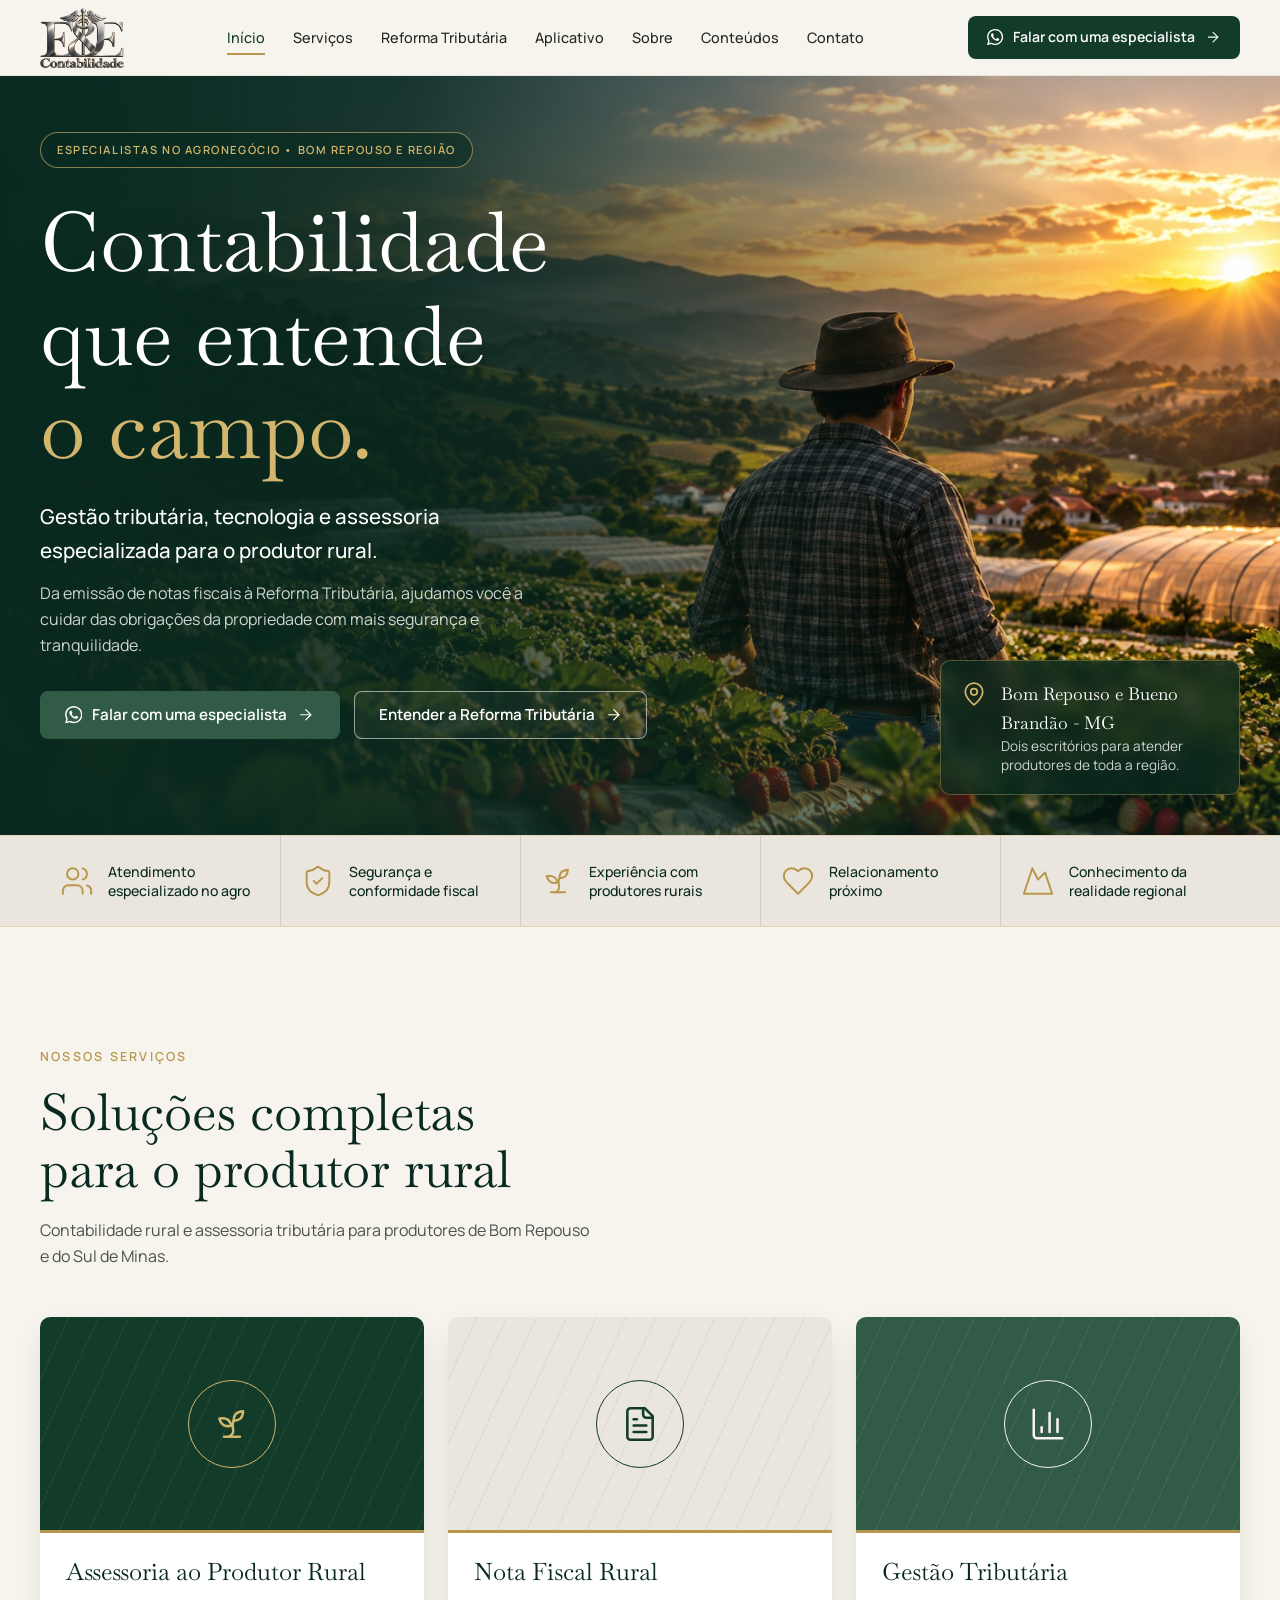
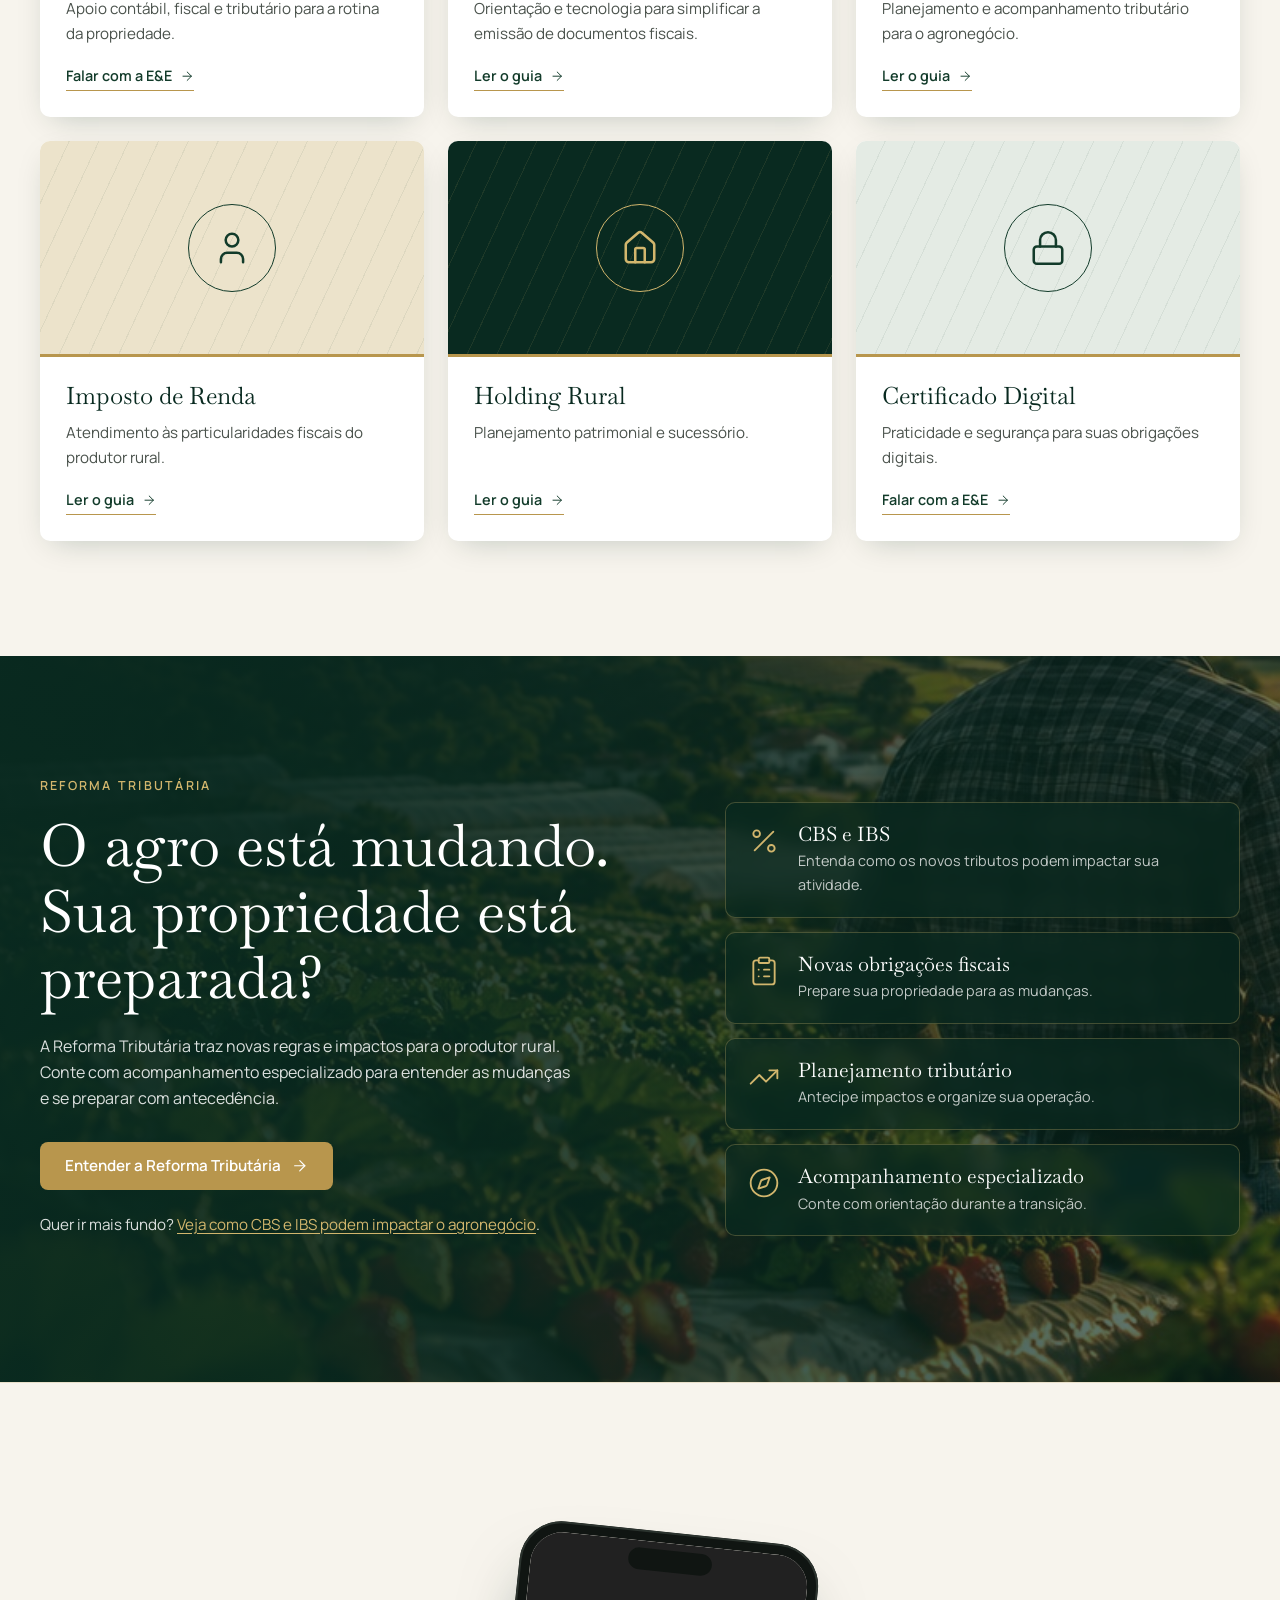
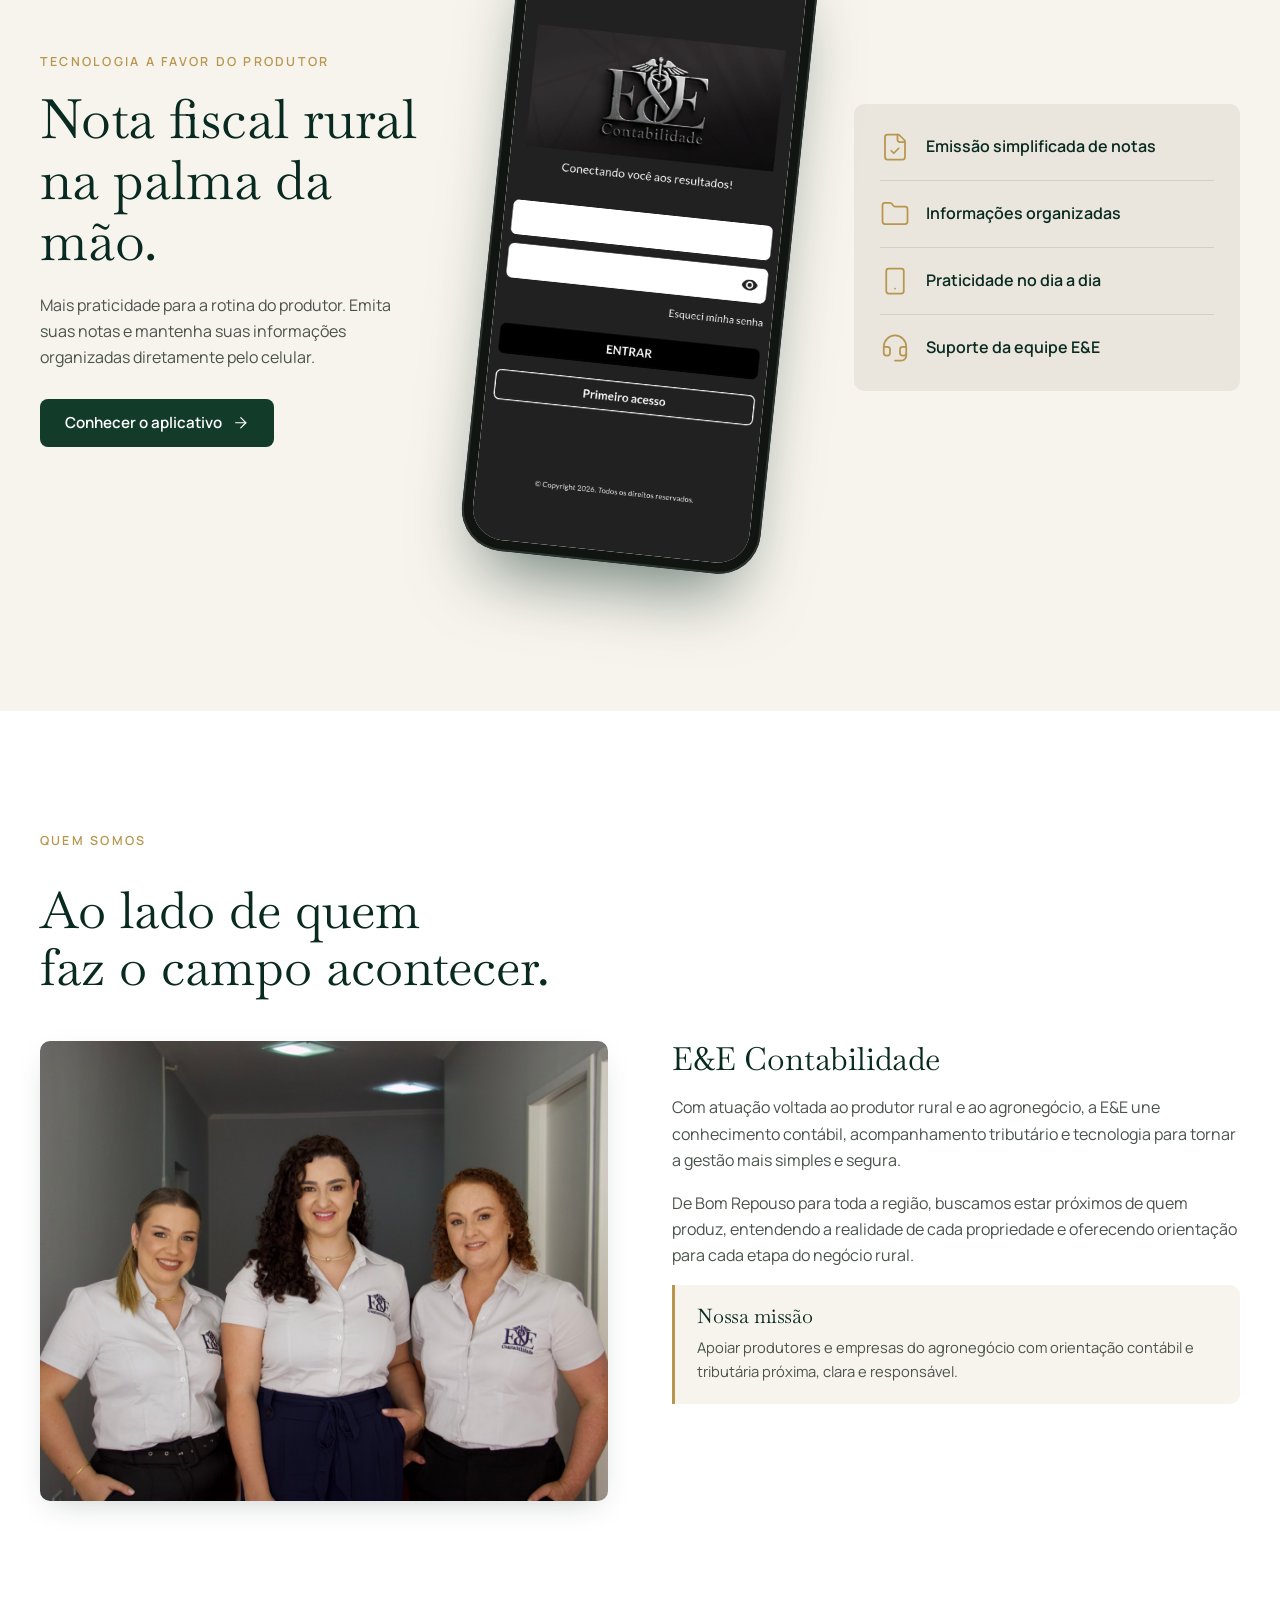
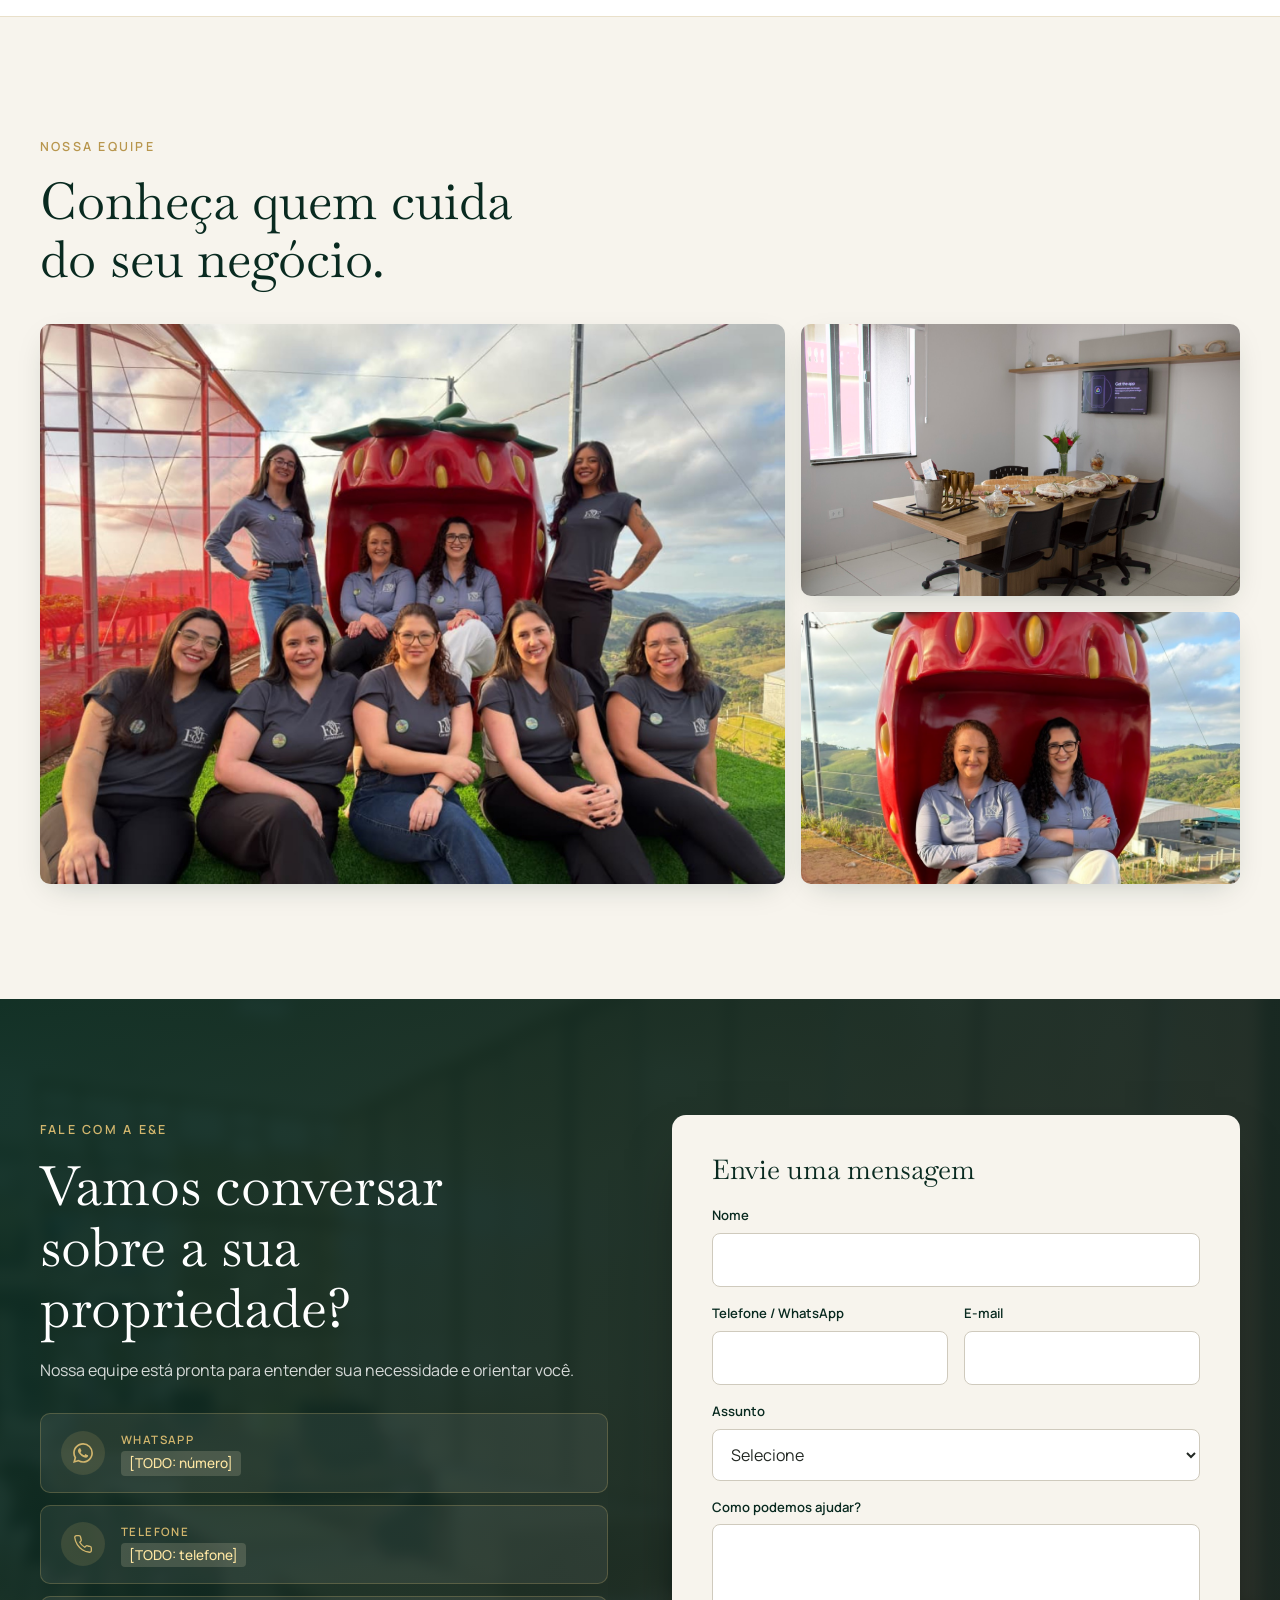
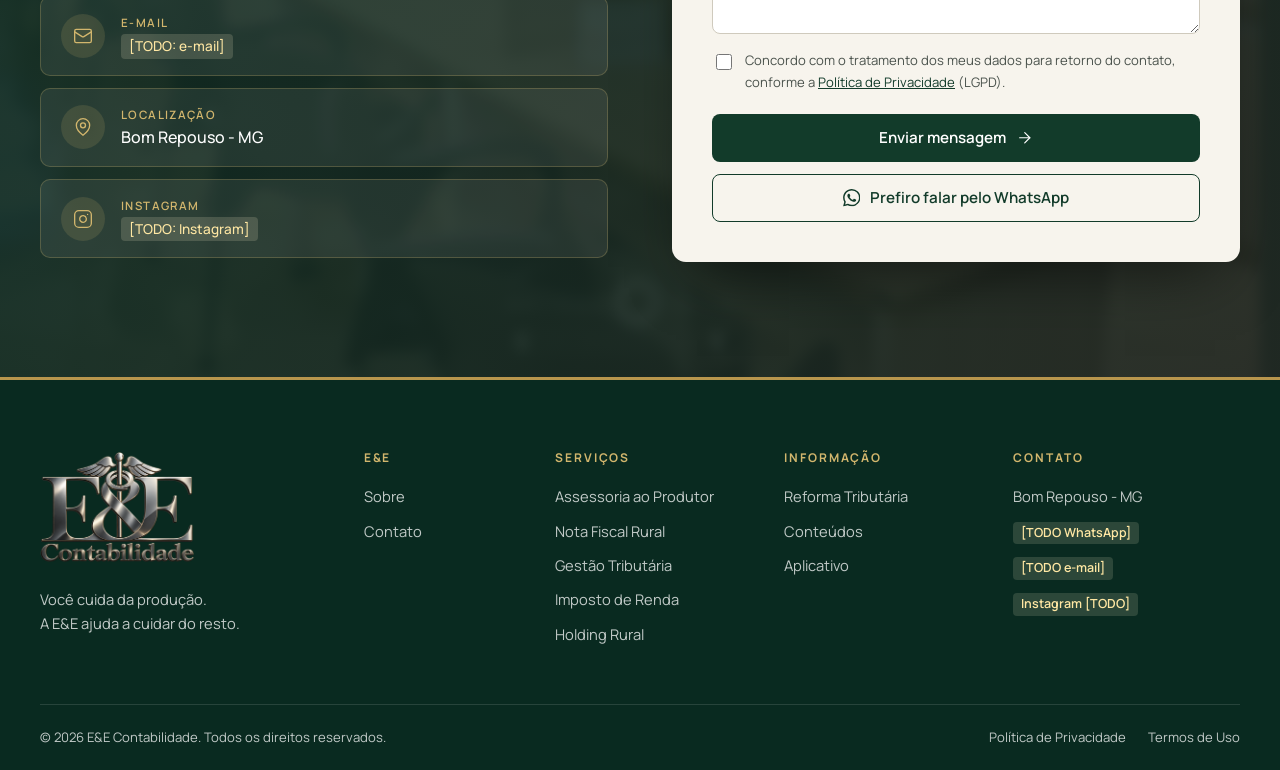
<file: index.html>
<!doctype html>
<html lang="pt-BR" class="no-js">
<head>
<meta charset="utf-8">
<meta name="viewport" content="width=device-width, initial-scale=1">
<title>Contabilidade para Produtor Rural em Bom Repouso - MG | E&amp;E Contabilidade</title>
<meta name="description" content="Contabilidade rural e para o agronegócio em Bom Repouso - MG e Sul de Minas. Assessoria ao produtor rural, nota fiscal, imposto de renda, holding rural e Reforma Tributária.">
<meta property="og:type" content="website">
<meta property="og:locale" content="pt_BR">
<meta property="og:title" content="Contabilidade para Produtor Rural em Bom Repouso - MG | E&amp;E Contabilidade">
<meta property="og:description" content="Contabilidade rural e para o agronegócio em Bom Repouso - MG e Sul de Minas. Assessoria ao produtor rural, nota fiscal, imposto de renda, holding rural e Reforma Tributária.">
<meta property="og:image" content="imagens/web/hero.jpg">
<meta name="theme-color" content="#123b2a">
<link rel="preconnect" href="https://fonts.googleapis.com">
<link rel="preconnect" href="https://fonts.gstatic.com" crossorigin>
<link href="https://fonts.googleapis.com/css2?family=Baskervville:wght@400;500;600&family=Manrope:wght@400;500;600;700&display=swap" rel="stylesheet">
<link rel="stylesheet" href="assets/css/style.css">
<script type="application/ld+json">{"@context":"https://schema.org","@type":"AccountingService","name":"E&E Contabilidade","description":"Contabilidade para produtor rural e agronegócio em Bom Repouso - MG.","address":{"@type":"PostalAddress","addressLocality":"Bom Repouso","addressRegion":"MG","addressCountry":"BR"},"areaServed":["Bom Repouso","Sul de Minas"],"knowsAbout":["Contabilidade rural","Reforma Tributária","Nota fiscal do produtor rural","Imposto de Renda do produtor rural","Holding rural"]}</script>
</head>
<body>
<a class="skip-link" href="#conteudo-principal">Ir para o conteúdo</a>
<svg xmlns="http://www.w3.org/2000/svg" style="display:none" aria-hidden="true"><symbol id="i-arrow" viewBox="0 0 24 24"><path d="M5 12h14"/><path d="m12 5 7 7-7 7"/></symbol><symbol id="i-pin" viewBox="0 0 24 24"><path d="M20 10c0 6-8 12-8 12s-8-6-8-12a8 8 0 0 1 16 0Z"/><circle cx="12" cy="10" r="3"/></symbol><symbol id="i-shield" viewBox="0 0 24 24"><path d="M20 13c0 5-3.5 7.5-7.66 8.95a1 1 0 0 1-.67-.01C7.5 20.5 4 18 4 13V6a1 1 0 0 1 1-1c2 0 4.5-1.2 6.24-2.72a1.17 1.17 0 0 1 1.52 0C14.51 3.81 17 5 19 5a1 1 0 0 1 1 1z"/><path d="m9 12 2 2 4-4"/></symbol><symbol id="i-users" viewBox="0 0 24 24"><path d="M16 21v-2a4 4 0 0 0-4-4H6a4 4 0 0 0-4 4v2"/><circle cx="9" cy="7" r="4"/><path d="M22 21v-2a4 4 0 0 0-3-3.87"/><path d="M16 3.13a4 4 0 0 1 0 7.75"/></symbol><symbol id="i-sprout" viewBox="0 0 24 24"><path d="M7 20h10"/><path d="M10 20c5.5-2.5.8-6.4 3-10"/><path d="M9.5 9.4c1.1.8 1.8 2.2 2.3 3.7-2 .4-3.5.4-4.8-.3-1.2-.6-2.3-1.9-3-4.2 2.8-.5 4.4 0 5.5.8z"/><path d="M14.1 6a7 7 0 0 0-1.1 4c1.9-.1 3.3-.6 4.3-1.4 1-1 1.6-2.3 1.7-4.6-2.7.1-4 1-4.9 2z"/></symbol><symbol id="i-file" viewBox="0 0 24 24"><path d="M15 2H6a2 2 0 0 0-2 2v16a2 2 0 0 0 2 2h12a2 2 0 0 0 2-2V7Z"/><path d="M14 2v4a2 2 0 0 0 2 2h4"/><path d="M10 9H8"/><path d="M16 13H8"/><path d="M16 17H8"/></symbol><symbol id="i-filecheck" viewBox="0 0 24 24"><path d="M15 2H6a2 2 0 0 0-2 2v16a2 2 0 0 0 2 2h12a2 2 0 0 0 2-2V7Z"/><path d="M14 2v4a2 2 0 0 0 2 2h4"/><path d="m9 15 2 2 4-4"/></symbol><symbol id="i-chart" viewBox="0 0 24 24"><path d="M3 3v16a2 2 0 0 0 2 2h16"/><path d="M18 17V9"/><path d="M13 17V5"/><path d="M8 17v-3"/></symbol><symbol id="i-user" viewBox="0 0 24 24"><path d="M19 21v-2a4 4 0 0 0-4-4H9a4 4 0 0 0-4 4v2"/><circle cx="12" cy="7" r="4"/></symbol><symbol id="i-home" viewBox="0 0 24 24"><path d="M15 21v-8a1 1 0 0 0-1-1h-4a1 1 0 0 0-1 1v8"/><path d="M3 10a2 2 0 0 1 .709-1.528l7-5.999a2 2 0 0 1 2.582 0l7 5.999A2 2 0 0 1 21 10v9a2 2 0 0 1-2 2H5a2 2 0 0 1-2-2z"/></symbol><symbol id="i-lock" viewBox="0 0 24 24"><rect width="18" height="11" x="3" y="11" rx="2"/><path d="M7 11V7a5 5 0 0 1 10 0v4"/></symbol><symbol id="i-heart" viewBox="0 0 24 24"><path d="M19 14c1.49-1.46 3-3.21 3-5.5A5.5 5.5 0 0 0 16.5 3c-1.76 0-3 .5-4.5 2-1.5-1.5-2.74-2-4.5-2A5.5 5.5 0 0 0 2 8.5c0 2.3 1.5 4.05 3 5.5l7 7Z"/></symbol><symbol id="i-book" viewBox="0 0 24 24"><path d="M12 7v14"/><path d="M3 18a1 1 0 0 1-1-1V4a1 1 0 0 1 1-1h5a4 4 0 0 1 4 4 4 4 0 0 1 4-4h5a1 1 0 0 1 1 1v13a1 1 0 0 1-1 1h-6a3 3 0 0 0-3 3 3 3 0 0 0-3-3z"/></symbol><symbol id="i-mountain" viewBox="0 0 24 24"><path d="m8 3 4 8 5-5 5 15H2L8 3z"/></symbol><symbol id="i-trend" viewBox="0 0 24 24"><polyline points="22 7 13.5 15.5 8.5 10.5 2 17"/><polyline points="16 7 22 7 22 13"/></symbol><symbol id="i-phone-app" viewBox="0 0 24 24"><rect width="14" height="20" x="5" y="2" rx="2"/><path d="M12 18h.01"/></symbol><symbol id="i-folder" viewBox="0 0 24 24"><path d="M20 20a2 2 0 0 0 2-2V8a2 2 0 0 0-2-2h-7.9a2 2 0 0 1-1.69-.9L9.6 3.9A2 2 0 0 0 7.93 3H4a2 2 0 0 0-2 2v13a2 2 0 0 0 2 2Z"/></symbol><symbol id="i-headset" viewBox="0 0 24 24"><path d="M3 11h3a2 2 0 0 1 2 2v3a2 2 0 0 1-2 2H5a2 2 0 0 1-2-2v-5Zm0 0a9 9 0 1 1 18 0m0 0v5a2 2 0 0 1-2 2h-1a2 2 0 0 1-2-2v-3a2 2 0 0 1 2-2h3Z"/><path d="M21 16v2a4 4 0 0 1-4 4h-5"/></symbol><symbol id="i-compass" viewBox="0 0 24 24"><circle cx="12" cy="12" r="10"/><path d="m16.24 7.76-1.804 5.411a2 2 0 0 1-1.265 1.265L7.76 16.24l1.804-5.411a2 2 0 0 1 1.265-1.265z"/></symbol><symbol id="i-percent" viewBox="0 0 24 24"><line x1="19" x2="5" y1="5" y2="19"/><circle cx="6.5" cy="6.5" r="2.5"/><circle cx="17.5" cy="17.5" r="2.5"/></symbol><symbol id="i-clipboard" viewBox="0 0 24 24"><rect width="8" height="4" x="8" y="2" rx="1"/><path d="M16 4h2a2 2 0 0 1 2 2v14a2 2 0 0 1-2 2H6a2 2 0 0 1-2-2V6a2 2 0 0 1 2-2h2"/><path d="M12 11h4"/><path d="M12 16h4"/><path d="M8 11h.01"/><path d="M8 16h.01"/></symbol><symbol id="i-phone" viewBox="0 0 24 24"><path d="M22 16.92v3a2 2 0 0 1-2.18 2 19.79 19.79 0 0 1-8.63-3.07 19.5 19.5 0 0 1-6-6 19.79 19.79 0 0 1-3.07-8.67A2 2 0 0 1 4.11 2h3a2 2 0 0 1 2 1.72c.127.96.361 1.903.7 2.81a2 2 0 0 1-.45 2.11L8.09 9.91a16 16 0 0 0 6 6l1.27-1.27a2 2 0 0 1 2.11-.45c.907.339 1.85.573 2.81.7A2 2 0 0 1 22 16.92z"/></symbol><symbol id="i-mail" viewBox="0 0 24 24"><rect width="20" height="16" x="2" y="4" rx="2"/><path d="m22 7-8.97 5.7a1.94 1.94 0 0 1-2.06 0L2 7"/></symbol><symbol id="i-insta" viewBox="0 0 24 24"><rect width="20" height="20" x="2" y="2" rx="5" ry="5"/><path d="M16 11.37A4 4 0 1 1 12.63 8 4 4 0 0 1 16 11.37z"/><line x1="17.5" x2="17.51" y1="6.5" y2="6.5"/></symbol><symbol id="i-menu" viewBox="0 0 24 24"><path d="M4 6h16M4 12h16M4 18h16"/></symbol><symbol id="i-image" viewBox="0 0 24 24"><rect width="18" height="18" x="3" y="3" rx="2"/><circle cx="9" cy="9" r="2"/><path d="m21 15-3.09-3.09a2 2 0 0 0-2.82 0L6 21"/></symbol><symbol id="i-wa" viewBox="0 0 24 24"><path class="icon-fill" d="M17.472 14.382c-.297-.149-1.758-.867-2.03-.967-.273-.099-.471-.148-.67.15-.197.297-.767.966-.94 1.164-.173.199-.347.223-.644.075-.297-.15-1.255-.463-2.39-1.475-.883-.788-1.48-1.761-1.653-2.059-.173-.297-.018-.458.13-.606.134-.133.298-.347.446-.52.149-.174.198-.298.298-.497.099-.198.05-.371-.025-.52-.075-.149-.669-1.612-.916-2.207-.242-.579-.487-.5-.669-.51-.173-.008-.371-.01-.57-.01-.198 0-.52.074-.792.372-.272.297-1.04 1.016-1.04 2.479 0 1.462 1.065 2.875 1.213 3.074.149.198 2.096 3.2 5.077 4.487.709.306 1.262.489 1.694.625.712.227 1.36.195 1.871.118.571-.085 1.758-.719 2.006-1.413.248-.694.248-1.289.173-1.413-.074-.124-.272-.198-.57-.347m-5.421 7.403h-.004a9.87 9.87 0 01-5.031-1.378l-.361-.214-3.741.982.998-3.648-.235-.374a9.86 9.86 0 01-1.51-5.26c.001-5.45 4.436-9.884 9.888-9.884 2.64 0 5.122 1.03 6.988 2.898a9.825 9.825 0 012.893 6.994c-.003 5.45-4.437 9.884-9.885 9.884m8.413-18.297A11.815 11.815 0 0012.05 0C5.495 0 .16 5.335.157 11.892c0 2.096.547 4.142 1.588 5.945L.057 24l6.305-1.654a11.882 11.882 0 005.683 1.448h.005c6.554 0 11.89-5.335 11.893-11.893a11.821 11.821 0 00-3.48-8.413z"/></symbol></svg>
<header class="site-header">
  <div class="container header-inner">
    <a class="logo" href="#inicio" aria-label="E&E Contabilidade — início"><img src="imagens/web/logo.png" alt="E&E Contabilidade" width="640" height="457"></a>
    <nav class="main-nav" id="menu" aria-label="Principal"><ul><li><a href="#inicio">Início</a></li><li><a href="#servicos">Serviços</a></li><li><a href="#reforma">Reforma Tributária</a></li><li><a href="#aplicativo">Aplicativo</a></li><li><a href="#sobre">Sobre</a></li><li><a href="conteudos/index.html">Conteúdos</a></li><li><a href="#contato">Contato</a></li></ul></nav>
    <a class="btn btn-verde header-cta" data-wa href="#contato"><svg class="icon icon-fill" aria-hidden="true"><use href="#i-wa"/></svg> Falar com uma especialista <svg class="icon " aria-hidden="true"><use href="#i-arrow"/></svg></a>
    <button class="nav-toggle" aria-expanded="false" aria-controls="menu" aria-label="Abrir menu"><svg class="icon " aria-hidden="true"><use href="#i-menu"/></svg></button>
  </div>
</header>
<main id="conteudo-principal">
<!-- HERO -->
<section class="hero" id="inicio">
  <!-- Imagem gerada por IA (temporária). Para trocar: substitua imagens/web/hero.jpg -->
  <img class="hero-img" src="imagens/web/hero.jpg" alt="Produtor rural observando plantação de morango em estufas, com montanhas do Sul de Minas ao pôr do sol" width="1774" height="887" fetchpriority="high">
  <div class="container">
    <div class="hero-content">
      <span class="selo">ESPECIALISTAS NO AGRONEGÓCIO • BOM REPOUSO E REGIÃO</span>
      <h1>Contabilidade<br>que entende<br><span class="dourado">o campo.</span></h1>
      <p class="sub">Gestão tributária, tecnologia e assessoria especializada para o produtor rural.</p>
      <p class="compl">Da emissão de notas fiscais à Reforma Tributária, ajudamos você a cuidar das obrigações da propriedade com mais segurança e tranquilidade.</p>
      <div class="hero-btns">
        <a class="btn btn-verde" data-wa href="#contato"><svg class="icon icon-fill" aria-hidden="true"><use href="#i-wa"/></svg> Falar com uma especialista <svg class="icon " aria-hidden="true"><use href="#i-arrow"/></svg></a>
        <a class="btn btn-outline-claro" href="#reforma">Entender a Reforma Tributária <svg class="icon " aria-hidden="true"><use href="#i-arrow"/></svg></a>
      </div>
    </div>
  </div>
  <aside class="hero-card"><svg class="icon " aria-hidden="true"><use href="#i-pin"/></svg><div><strong>Bom Repouso e Bueno Brandão - MG</strong><span>Dois escritórios para atender produtores de toda a região.</span></div></aside>
</section>

<!-- DIFERENCIAIS -->
<section class="diferenciais" aria-label="Diferenciais"><div class="container"><ul class="dif-grid"><li class="dif-item"><svg class="icon " aria-hidden="true"><use href="#i-users"/></svg><span>Atendimento especializado no agro</span></li><li class="dif-item"><svg class="icon " aria-hidden="true"><use href="#i-shield"/></svg><span>Segurança e conformidade fiscal</span></li><li class="dif-item"><svg class="icon " aria-hidden="true"><use href="#i-sprout"/></svg><span>Experiência com produtores rurais</span></li><li class="dif-item"><svg class="icon " aria-hidden="true"><use href="#i-heart"/></svg><span>Relacionamento próximo</span></li><li class="dif-item"><svg class="icon " aria-hidden="true"><use href="#i-mountain"/></svg><span>Conhecimento da realidade regional</span></li></ul></div></section>

<!-- SERVIÇOS -->
<section class="section" id="servicos">
  <div class="container">
    <div class="servicos-head reveal">
      <span class="eyebrow">NOSSOS SERVIÇOS</span>
      <h2 class="section-title">Soluções completas<br>para o produtor rural</h2>
      <p style="margin-top:18px;max-width:560px;color:#4a524c">Contabilidade rural e assessoria tributária para produtores de Bom Repouso e do Sul de Minas.</p>
    </div>
    <div class="grid-servicos"><article class="card-svc reveal"><figure class="painel tema-1" aria-hidden="true"><span class="painel-ico"><svg class="icon " aria-hidden="true"><use href="#i-sprout"/></svg></span></figure>
  <div class="body"><h3>Assessoria ao Produtor Rural</h3><p>Apoio contábil, fiscal e tributário para a rotina da propriedade.</p><a class="link-seta" href="#contato">Falar com a E&E <svg class="icon " aria-hidden="true"><use href="#i-arrow"/></svg></a></div></article><article class="card-svc reveal"><figure class="painel tema-2" aria-hidden="true"><span class="painel-ico"><svg class="icon " aria-hidden="true"><use href="#i-file"/></svg></span></figure>
  <div class="body"><h3>Nota Fiscal Rural</h3><p>Orientação e tecnologia para simplificar a emissão de documentos fiscais.</p><a class="link-seta" href="conteudos/nota-fiscal-produtor-rural.html">Ler o guia <svg class="icon " aria-hidden="true"><use href="#i-arrow"/></svg></a></div></article><article class="card-svc reveal"><figure class="painel tema-3" aria-hidden="true"><span class="painel-ico"><svg class="icon " aria-hidden="true"><use href="#i-chart"/></svg></span></figure>
  <div class="body"><h3>Gestão Tributária</h3><p>Planejamento e acompanhamento tributário para o agronegócio.</p><a class="link-seta" href="conteudos/planejamento-tributario-agronegocio.html">Ler o guia <svg class="icon " aria-hidden="true"><use href="#i-arrow"/></svg></a></div></article><article class="card-svc reveal"><figure class="painel tema-4" aria-hidden="true"><span class="painel-ico"><svg class="icon " aria-hidden="true"><use href="#i-user"/></svg></span></figure>
  <div class="body"><h3>Imposto de Renda</h3><p>Atendimento às particularidades fiscais do produtor rural.</p><a class="link-seta" href="conteudos/imposto-de-renda-produtor-rural.html">Ler o guia <svg class="icon " aria-hidden="true"><use href="#i-arrow"/></svg></a></div></article><article class="card-svc reveal"><figure class="painel tema-5" aria-hidden="true"><span class="painel-ico"><svg class="icon " aria-hidden="true"><use href="#i-home"/></svg></span></figure>
  <div class="body"><h3>Holding Rural</h3><p>Planejamento patrimonial e sucessório.</p><a class="link-seta" href="conteudos/holding-rural-quando-faz-sentido.html">Ler o guia <svg class="icon " aria-hidden="true"><use href="#i-arrow"/></svg></a></div></article><article class="card-svc reveal"><figure class="painel tema-6" aria-hidden="true"><span class="painel-ico"><svg class="icon " aria-hidden="true"><use href="#i-lock"/></svg></span></figure>
  <div class="body"><h3>Certificado Digital</h3><p>Praticidade e segurança para suas obrigações digitais.</p><a class="link-seta" href="#contato">Falar com a E&E <svg class="icon " aria-hidden="true"><use href="#i-arrow"/></svg></a></div></article></div>
  </div>
</section>

<!-- REFORMA TRIBUTÁRIA -->
<section class="section reforma" id="reforma">
  <img class="reforma-bg" src="imagens/web/reforma-bg.jpg" alt="" loading="lazy" width="1774" height="457">
  <div class="container">
    <div class="reveal">
      <span class="eyebrow" style="color:var(--dourado-claro)">REFORMA TRIBUTÁRIA</span>
      <h2>O agro está mudando.<br>Sua propriedade está preparada?</h2>
      <p>A Reforma Tributária traz novas regras e impactos para o produtor rural. Conte com acompanhamento especializado para entender as mudanças e se preparar com antecedência.</p>
      <a class="btn btn-dourado" href="conteudos/reforma-tributaria-produtor-rural.html">Entender a Reforma Tributária <svg class="icon " aria-hidden="true"><use href="#i-arrow"/></svg></a>
      <p class="reforma-mais">Quer ir mais fundo? <a href="conteudos/cbs-ibs-agronegocio.html">Veja como CBS e IBS podem impactar o agronegócio</a>.</p>
    </div>
    <div class="reforma-cards"><div class="card-ref reveal"><svg class="icon " aria-hidden="true"><use href="#i-percent"/></svg><div><h3>CBS e IBS</h3><p>Entenda como os novos tributos podem impactar sua atividade.</p></div></div><div class="card-ref reveal"><svg class="icon " aria-hidden="true"><use href="#i-clipboard"/></svg><div><h3>Novas obrigações fiscais</h3><p>Prepare sua propriedade para as mudanças.</p></div></div><div class="card-ref reveal"><svg class="icon " aria-hidden="true"><use href="#i-trend"/></svg><div><h3>Planejamento tributário</h3><p>Antecipe impactos e organize sua operação.</p></div></div><div class="card-ref reveal"><svg class="icon " aria-hidden="true"><use href="#i-compass"/></svg><div><h3>Acompanhamento especializado</h3><p>Conte com orientação durante a transição.</p></div></div></div>
  </div>
</section>

<!-- APLICATIVO -->
<section class="section app" id="aplicativo">
  <div class="container app-grid">
    <div class="app-text reveal">
      <span class="eyebrow">TECNOLOGIA A FAVOR DO PRODUTOR</span>
      <h2>Nota fiscal rural<br>na palma da mão.</h2>
      <p>Mais praticidade para a rotina do produtor. Emita suas notas e mantenha suas informações organizadas diretamente pelo celular.</p>
      <a class="btn btn-verde" data-wa href="#contato">Conhecer o aplicativo <svg class="icon " aria-hidden="true"><use href="#i-arrow"/></svg></a>
    </div>
    <div class="phone-wrap reveal">
      <div class="phone">
        <div class="phone-screen">
          <img src="imagens/app-screenshot.png" alt="Tela de login do aplicativo E&amp;E Contabilidade">
        </div>
      </div>
    </div>
    <div class="benef-card reveal"><ul><li class="benef"><svg class="icon " aria-hidden="true"><use href="#i-filecheck"/></svg><span>Emissão simplificada de notas</span></li><li class="benef"><svg class="icon " aria-hidden="true"><use href="#i-folder"/></svg><span>Informações organizadas</span></li><li class="benef"><svg class="icon " aria-hidden="true"><use href="#i-phone-app"/></svg><span>Praticidade no dia a dia</span></li><li class="benef"><svg class="icon " aria-hidden="true"><use href="#i-headset"/></svg><span>Suporte da equipe E&E</span></li></ul></div>
  </div>
</section>

<!-- SOBRE -->
<section class="section sobre" id="sobre">
  <div class="container">
    <div class="reveal">
      <span class="eyebrow">QUEM SOMOS</span>
      <h2 class="section-title sobre-titulo">Ao lado de quem<br>faz o campo acontecer.</h2>
    </div>
    <div class="sobre-grid">
      <div class="sobre-foto reveal">
        <img src="imagens/web/sobre-equipe.jpg" alt="Sócias e equipe da E&amp;E Contabilidade, de camisa branca com a logo bordada" loading="lazy" width="1600" height="1066">
      </div>
      <div class="sobre-txt reveal">
        <h3>E&amp;E Contabilidade</h3>
        <p>Com atuação voltada ao produtor rural e ao agronegócio, a E&amp;E une conhecimento contábil, acompanhamento tributário e tecnologia para tornar a gestão mais simples e segura.</p>
        <p>De Bom Repouso para toda a região, buscamos estar próximos de quem produz, entendendo a realidade de cada propriedade e oferecendo orientação para cada etapa do negócio rural.</p>
        <div class="mv mv-um">
          <div><h4>Nossa missão</h4><p>Apoiar produtores e empresas do agronegócio com orientação contábil e tributária próxima, clara e responsável.</p></div>
        </div>
      </div>
    </div>
  </div>
</section>

<!-- EQUIPE -->
<section class="section equipe" id="equipe">
  <div class="container">
    <div class="equipe-head reveal">
      <span class="eyebrow">NOSSA EQUIPE</span>
      <h2 class="section-title">Conheça quem cuida<br>do seu negócio.</h2>
    </div>
    <div class="galeria reveal">
      <figure class="g-main"><img src="imagens/web/galeria-equipe-morango.jpg" alt="Equipe da E&amp;E Contabilidade reunida em frente a uma escultura de morango, com as montanhas do Sul de Minas ao fundo" loading="lazy" width="1800" height="1350"></figure>
      <figure class="g-a"><img src="imagens/web/galeria-escritorio.jpg" alt="Sala de reuniões do escritório da E&amp;E Contabilidade" loading="lazy" width="1400" height="933"></figure>
      <figure class="g-b"><img src="imagens/web/galeria-socias-morango.jpg" alt="Sócias da E&amp;E Contabilidade sentadas na escultura de morango" loading="lazy" width="900" height="1200"></figure>
    </div>
  </div>
</section>

<!-- CONTATO -->
<section class="section contato" id="contato">
  <img class="contato-bg" src="imagens/web/contato-bg.jpg" alt="" loading="lazy" width="1200" height="795">
  <div class="container">
    <div class="reveal">
      <span class="eyebrow" style="color:var(--dourado-claro)">FALE COM A E&amp;E</span>
      <h2>Vamos conversar<br>sobre a sua propriedade?</h2>
      <p class="lead">Nossa equipe está pronta para entender sua necessidade e orientar você.</p>
      <div class="contato-cards">
        <a class="c-card" data-wa href="#contato"><span class="ico"><svg class="icon icon-fill" aria-hidden="true"><use href="#i-wa"/></svg></span><div><small>WhatsApp</small><span class="todo" data-contact="whatsapp">[TODO: número]</span></div></a>
        <a class="c-card"><span class="ico"><svg class="icon " aria-hidden="true"><use href="#i-phone"/></svg></span><div><small>Telefone</small><span class="todo" data-contact="telefone">[TODO: telefone]</span></div></a>
        <a class="c-card"><span class="ico"><svg class="icon " aria-hidden="true"><use href="#i-mail"/></svg></span><div><small>E-mail</small><span class="todo" data-contact="email">[TODO: e-mail]</span></div></a>
        <div class="c-card"><span class="ico"><svg class="icon " aria-hidden="true"><use href="#i-pin"/></svg></span><div><small>Localização</small><span>Bom Repouso - MG</span></div></div>
        <a class="c-card"><span class="ico"><svg class="icon " aria-hidden="true"><use href="#i-insta"/></svg></span><div><small>Instagram</small><span class="todo" data-contact="instagram">[TODO: Instagram]</span></div></a>
      </div>
    </div>
    <form class="form-card reveal" id="form-contato" novalidate>
      <h3>Envie uma mensagem</h3>
      <div class="field"><label for="f-nome">Nome</label><input id="f-nome" name="nome" autocomplete="name" required></div>
      <div class="form-row">
        <div class="field"><label for="f-tel">Telefone / WhatsApp</label><input id="f-tel" name="telefone" type="tel" autocomplete="tel" required></div>
        <div class="field"><label for="f-mail">E-mail</label><input id="f-mail" name="email" type="email" autocomplete="email" required></div>
      </div>
      <div class="field"><label for="f-assunto">Assunto</label><select id="f-assunto" name="assunto" required><option value="" disabled selected>Selecione</option><option>Assessoria ao Produtor Rural</option><option>Nota Fiscal Rural</option><option>Reforma Tributária</option><option>Imposto de Renda</option><option>Holding Rural</option><option>Certificado Digital</option><option>Aplicativo</option><option>Outro</option></select></div>
      <div class="field"><label for="f-msg">Como podemos ajudar?</label><textarea id="f-msg" name="mensagem"></textarea></div>
      <label class="check"><input type="checkbox" name="lgpd" required><span>Concordo com o tratamento dos meus dados para retorno do contato, conforme a <a href="privacidade.html">Política de Privacidade</a> (LGPD).</span></label>
      <button class="btn btn-verde" type="submit">Enviar mensagem <svg class="icon " aria-hidden="true"><use href="#i-arrow"/></svg></button>
      <a class="btn btn-outline" data-wa href="#contato"><svg class="icon icon-fill" aria-hidden="true"><use href="#i-wa"/></svg> Prefiro falar pelo WhatsApp</a>
      <p class="form-status" role="status"></p>
    </form>
  </div>
</section>
</main>
<footer class="site-footer">
  <div class="container">
    <div class="footer-grid">
      <div class="footer-brand"><a class="logo logo-claro" href="#inicio" aria-label="E&E Contabilidade — início"><img src="imagens/web/logo.png" alt="E&E Contabilidade" width="640" height="457"></a><p>Você cuida da produção.<br>A E&amp;E ajuda a cuidar do resto.</p></div>
      <div><h4>E&amp;E</h4><ul><li><a href="#sobre">Sobre</a></li><li><a href="#contato">Contato</a></li></ul></div>
      <div><h4>Serviços</h4><ul>
        <li><a href="#servicos">Assessoria ao Produtor</a></li><li><a href="conteudos/nota-fiscal-produtor-rural.html">Nota Fiscal Rural</a></li>
        <li><a href="conteudos/planejamento-tributario-agronegocio.html">Gestão Tributária</a></li><li><a href="conteudos/imposto-de-renda-produtor-rural.html">Imposto de Renda</a></li>
        <li><a href="conteudos/holding-rural-quando-faz-sentido.html">Holding Rural</a></li></ul></div>
      <div><h4>Informação</h4><ul><li><a href="#reforma">Reforma Tributária</a></li><li><a href="conteudos/index.html">Conteúdos</a></li><li><a href="#aplicativo">Aplicativo</a></li></ul></div>
      <div><h4>Contato</h4><ul>
        <li>Bom Repouso - MG</li>
        <li><span class="todo" data-contact="whatsapp">[TODO WhatsApp]</span></li>
        <li><span class="todo" data-contact="email">[TODO e-mail]</span></li>
        <li><span class="todo" data-contact="instagram">Instagram [TODO]</span></li></ul></div>
    </div>
    <div class="footer-bottom">
      <span>© <span id="ano">2026</span> E&E Contabilidade. Todos os direitos reservados.</span>
      <nav aria-label="Legal"><a href="privacidade.html">Política de Privacidade</a><a href="termos.html">Termos de Uso</a></nav>
    </div>
  </div>
</footer>
<a class="wa-float" data-wa href="#contato" aria-label="Falar pelo WhatsApp"><svg class="icon icon-fill" aria-hidden="true"><use href="#i-wa"/></svg></a>
<script src="assets/js/site.js"></script>
<script>document.getElementById("ano").textContent = new Date().getFullYear();</script>
</body>
</html>
</file>
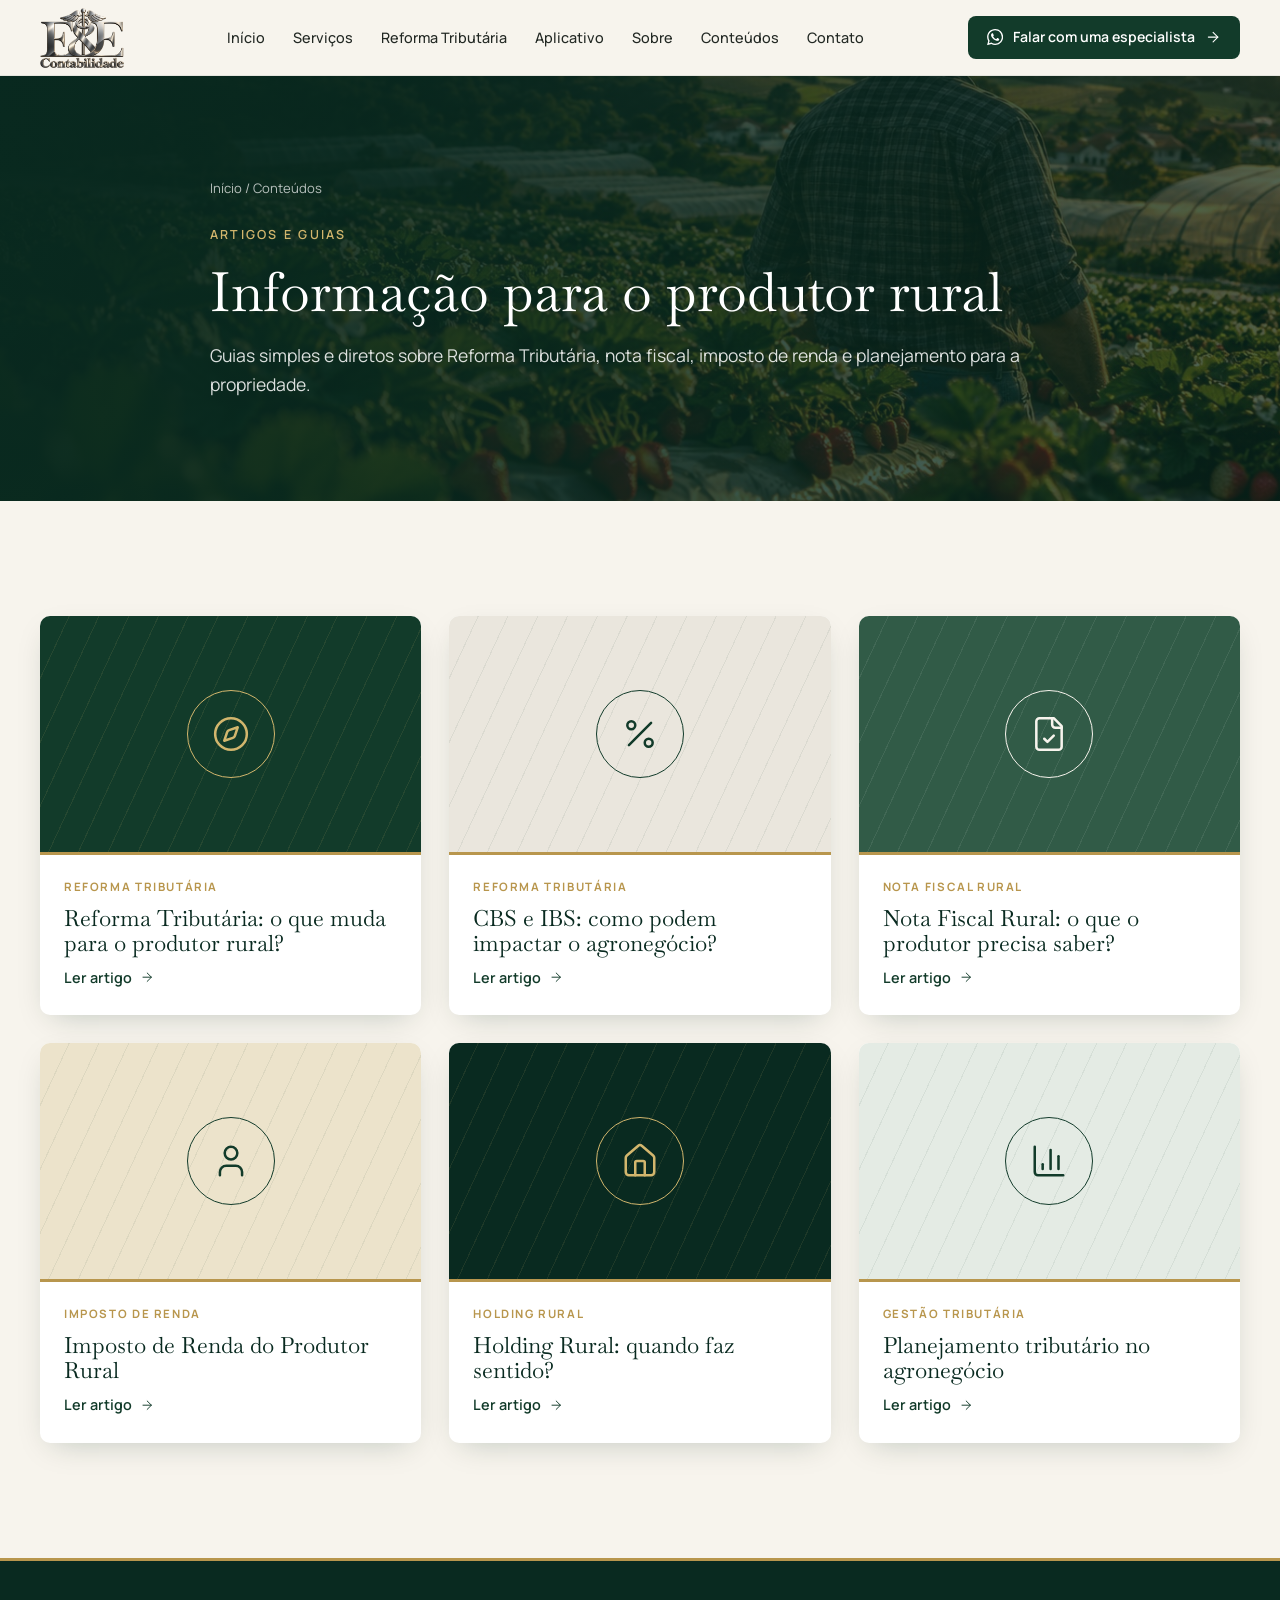
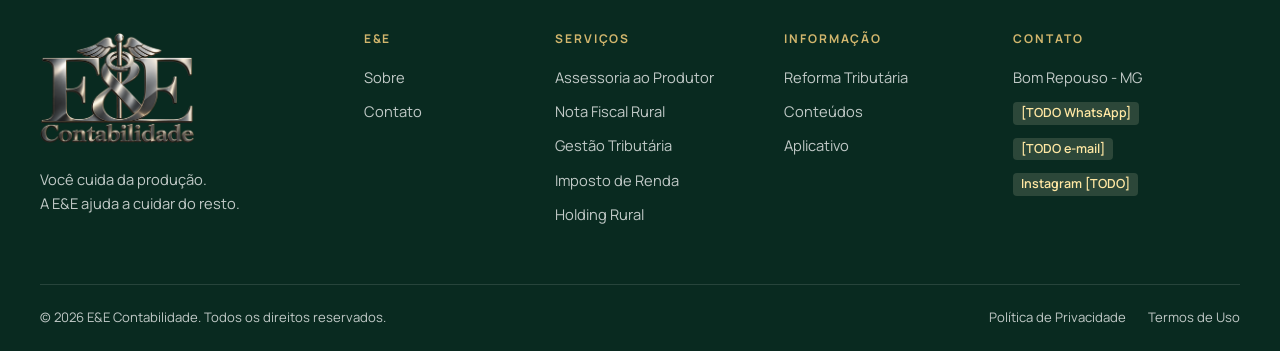
<file: conteudos/index.html>
<!doctype html>
<html lang="pt-BR" class="no-js">
<head>
<meta charset="utf-8">
<meta name="viewport" content="width=device-width, initial-scale=1">
<title>Conteúdos para o produtor rural | E&amp;E Contabilidade</title>
<meta name="description" content="Artigos e guias da E&amp;E Contabilidade sobre Reforma Tributária, nota fiscal rural, imposto de renda, holding rural e planejamento tributário.">
<meta property="og:type" content="website">
<meta property="og:locale" content="pt_BR">
<meta property="og:title" content="Conteúdos para o produtor rural | E&amp;E Contabilidade">
<meta property="og:description" content="Artigos e guias da E&amp;E Contabilidade sobre Reforma Tributária, nota fiscal rural, imposto de renda, holding rural e planejamento tributário.">
<meta property="og:image" content="../imagens/web/hero.jpg">
<meta name="theme-color" content="#123b2a">
<link rel="preconnect" href="https://fonts.googleapis.com">
<link rel="preconnect" href="https://fonts.gstatic.com" crossorigin>
<link href="https://fonts.googleapis.com/css2?family=Baskervville:wght@400;500;600&family=Manrope:wght@400;500;600;700&display=swap" rel="stylesheet">
<link rel="stylesheet" href="../assets/css/style.css">

</head>
<body>
<a class="skip-link" href="#conteudo-principal">Ir para o conteúdo</a>
<svg xmlns="http://www.w3.org/2000/svg" style="display:none" aria-hidden="true"><symbol id="i-arrow" viewBox="0 0 24 24"><path d="M5 12h14"/><path d="m12 5 7 7-7 7"/></symbol><symbol id="i-pin" viewBox="0 0 24 24"><path d="M20 10c0 6-8 12-8 12s-8-6-8-12a8 8 0 0 1 16 0Z"/><circle cx="12" cy="10" r="3"/></symbol><symbol id="i-shield" viewBox="0 0 24 24"><path d="M20 13c0 5-3.5 7.5-7.66 8.95a1 1 0 0 1-.67-.01C7.5 20.5 4 18 4 13V6a1 1 0 0 1 1-1c2 0 4.5-1.2 6.24-2.72a1.17 1.17 0 0 1 1.52 0C14.51 3.81 17 5 19 5a1 1 0 0 1 1 1z"/><path d="m9 12 2 2 4-4"/></symbol><symbol id="i-users" viewBox="0 0 24 24"><path d="M16 21v-2a4 4 0 0 0-4-4H6a4 4 0 0 0-4 4v2"/><circle cx="9" cy="7" r="4"/><path d="M22 21v-2a4 4 0 0 0-3-3.87"/><path d="M16 3.13a4 4 0 0 1 0 7.75"/></symbol><symbol id="i-sprout" viewBox="0 0 24 24"><path d="M7 20h10"/><path d="M10 20c5.5-2.5.8-6.4 3-10"/><path d="M9.5 9.4c1.1.8 1.8 2.2 2.3 3.7-2 .4-3.5.4-4.8-.3-1.2-.6-2.3-1.9-3-4.2 2.8-.5 4.4 0 5.5.8z"/><path d="M14.1 6a7 7 0 0 0-1.1 4c1.9-.1 3.3-.6 4.3-1.4 1-1 1.6-2.3 1.7-4.6-2.7.1-4 1-4.9 2z"/></symbol><symbol id="i-file" viewBox="0 0 24 24"><path d="M15 2H6a2 2 0 0 0-2 2v16a2 2 0 0 0 2 2h12a2 2 0 0 0 2-2V7Z"/><path d="M14 2v4a2 2 0 0 0 2 2h4"/><path d="M10 9H8"/><path d="M16 13H8"/><path d="M16 17H8"/></symbol><symbol id="i-filecheck" viewBox="0 0 24 24"><path d="M15 2H6a2 2 0 0 0-2 2v16a2 2 0 0 0 2 2h12a2 2 0 0 0 2-2V7Z"/><path d="M14 2v4a2 2 0 0 0 2 2h4"/><path d="m9 15 2 2 4-4"/></symbol><symbol id="i-chart" viewBox="0 0 24 24"><path d="M3 3v16a2 2 0 0 0 2 2h16"/><path d="M18 17V9"/><path d="M13 17V5"/><path d="M8 17v-3"/></symbol><symbol id="i-user" viewBox="0 0 24 24"><path d="M19 21v-2a4 4 0 0 0-4-4H9a4 4 0 0 0-4 4v2"/><circle cx="12" cy="7" r="4"/></symbol><symbol id="i-home" viewBox="0 0 24 24"><path d="M15 21v-8a1 1 0 0 0-1-1h-4a1 1 0 0 0-1 1v8"/><path d="M3 10a2 2 0 0 1 .709-1.528l7-5.999a2 2 0 0 1 2.582 0l7 5.999A2 2 0 0 1 21 10v9a2 2 0 0 1-2 2H5a2 2 0 0 1-2-2z"/></symbol><symbol id="i-lock" viewBox="0 0 24 24"><rect width="18" height="11" x="3" y="11" rx="2"/><path d="M7 11V7a5 5 0 0 1 10 0v4"/></symbol><symbol id="i-heart" viewBox="0 0 24 24"><path d="M19 14c1.49-1.46 3-3.21 3-5.5A5.5 5.5 0 0 0 16.5 3c-1.76 0-3 .5-4.5 2-1.5-1.5-2.74-2-4.5-2A5.5 5.5 0 0 0 2 8.5c0 2.3 1.5 4.05 3 5.5l7 7Z"/></symbol><symbol id="i-book" viewBox="0 0 24 24"><path d="M12 7v14"/><path d="M3 18a1 1 0 0 1-1-1V4a1 1 0 0 1 1-1h5a4 4 0 0 1 4 4 4 4 0 0 1 4-4h5a1 1 0 0 1 1 1v13a1 1 0 0 1-1 1h-6a3 3 0 0 0-3 3 3 3 0 0 0-3-3z"/></symbol><symbol id="i-mountain" viewBox="0 0 24 24"><path d="m8 3 4 8 5-5 5 15H2L8 3z"/></symbol><symbol id="i-trend" viewBox="0 0 24 24"><polyline points="22 7 13.5 15.5 8.5 10.5 2 17"/><polyline points="16 7 22 7 22 13"/></symbol><symbol id="i-phone-app" viewBox="0 0 24 24"><rect width="14" height="20" x="5" y="2" rx="2"/><path d="M12 18h.01"/></symbol><symbol id="i-folder" viewBox="0 0 24 24"><path d="M20 20a2 2 0 0 0 2-2V8a2 2 0 0 0-2-2h-7.9a2 2 0 0 1-1.69-.9L9.6 3.9A2 2 0 0 0 7.93 3H4a2 2 0 0 0-2 2v13a2 2 0 0 0 2 2Z"/></symbol><symbol id="i-headset" viewBox="0 0 24 24"><path d="M3 11h3a2 2 0 0 1 2 2v3a2 2 0 0 1-2 2H5a2 2 0 0 1-2-2v-5Zm0 0a9 9 0 1 1 18 0m0 0v5a2 2 0 0 1-2 2h-1a2 2 0 0 1-2-2v-3a2 2 0 0 1 2-2h3Z"/><path d="M21 16v2a4 4 0 0 1-4 4h-5"/></symbol><symbol id="i-compass" viewBox="0 0 24 24"><circle cx="12" cy="12" r="10"/><path d="m16.24 7.76-1.804 5.411a2 2 0 0 1-1.265 1.265L7.76 16.24l1.804-5.411a2 2 0 0 1 1.265-1.265z"/></symbol><symbol id="i-percent" viewBox="0 0 24 24"><line x1="19" x2="5" y1="5" y2="19"/><circle cx="6.5" cy="6.5" r="2.5"/><circle cx="17.5" cy="17.5" r="2.5"/></symbol><symbol id="i-clipboard" viewBox="0 0 24 24"><rect width="8" height="4" x="8" y="2" rx="1"/><path d="M16 4h2a2 2 0 0 1 2 2v14a2 2 0 0 1-2 2H6a2 2 0 0 1-2-2V6a2 2 0 0 1 2-2h2"/><path d="M12 11h4"/><path d="M12 16h4"/><path d="M8 11h.01"/><path d="M8 16h.01"/></symbol><symbol id="i-phone" viewBox="0 0 24 24"><path d="M22 16.92v3a2 2 0 0 1-2.18 2 19.79 19.79 0 0 1-8.63-3.07 19.5 19.5 0 0 1-6-6 19.79 19.79 0 0 1-3.07-8.67A2 2 0 0 1 4.11 2h3a2 2 0 0 1 2 1.72c.127.96.361 1.903.7 2.81a2 2 0 0 1-.45 2.11L8.09 9.91a16 16 0 0 0 6 6l1.27-1.27a2 2 0 0 1 2.11-.45c.907.339 1.85.573 2.81.7A2 2 0 0 1 22 16.92z"/></symbol><symbol id="i-mail" viewBox="0 0 24 24"><rect width="20" height="16" x="2" y="4" rx="2"/><path d="m22 7-8.97 5.7a1.94 1.94 0 0 1-2.06 0L2 7"/></symbol><symbol id="i-insta" viewBox="0 0 24 24"><rect width="20" height="20" x="2" y="2" rx="5" ry="5"/><path d="M16 11.37A4 4 0 1 1 12.63 8 4 4 0 0 1 16 11.37z"/><line x1="17.5" x2="17.51" y1="6.5" y2="6.5"/></symbol><symbol id="i-menu" viewBox="0 0 24 24"><path d="M4 6h16M4 12h16M4 18h16"/></symbol><symbol id="i-image" viewBox="0 0 24 24"><rect width="18" height="18" x="3" y="3" rx="2"/><circle cx="9" cy="9" r="2"/><path d="m21 15-3.09-3.09a2 2 0 0 0-2.82 0L6 21"/></symbol><symbol id="i-wa" viewBox="0 0 24 24"><path class="icon-fill" d="M17.472 14.382c-.297-.149-1.758-.867-2.03-.967-.273-.099-.471-.148-.67.15-.197.297-.767.966-.94 1.164-.173.199-.347.223-.644.075-.297-.15-1.255-.463-2.39-1.475-.883-.788-1.48-1.761-1.653-2.059-.173-.297-.018-.458.13-.606.134-.133.298-.347.446-.52.149-.174.198-.298.298-.497.099-.198.05-.371-.025-.52-.075-.149-.669-1.612-.916-2.207-.242-.579-.487-.5-.669-.51-.173-.008-.371-.01-.57-.01-.198 0-.52.074-.792.372-.272.297-1.04 1.016-1.04 2.479 0 1.462 1.065 2.875 1.213 3.074.149.198 2.096 3.2 5.077 4.487.709.306 1.262.489 1.694.625.712.227 1.36.195 1.871.118.571-.085 1.758-.719 2.006-1.413.248-.694.248-1.289.173-1.413-.074-.124-.272-.198-.57-.347m-5.421 7.403h-.004a9.87 9.87 0 01-5.031-1.378l-.361-.214-3.741.982.998-3.648-.235-.374a9.86 9.86 0 01-1.51-5.26c.001-5.45 4.436-9.884 9.888-9.884 2.64 0 5.122 1.03 6.988 2.898a9.825 9.825 0 012.893 6.994c-.003 5.45-4.437 9.884-9.885 9.884m8.413-18.297A11.815 11.815 0 0012.05 0C5.495 0 .16 5.335.157 11.892c0 2.096.547 4.142 1.588 5.945L.057 24l6.305-1.654a11.882 11.882 0 005.683 1.448h.005c6.554 0 11.89-5.335 11.893-11.893a11.821 11.821 0 00-3.48-8.413z"/></symbol></svg>
<header class="site-header">
  <div class="container header-inner">
    <a class="logo" href="../index.html" aria-label="E&E Contabilidade — início"><img src="../imagens/web/logo.png" alt="E&E Contabilidade" width="640" height="457"></a>
    <nav class="main-nav" id="menu" aria-label="Principal"><ul><li><a href="../index.html#inicio">Início</a></li><li><a href="../index.html#servicos">Serviços</a></li><li><a href="../index.html#reforma">Reforma Tributária</a></li><li><a href="../index.html#aplicativo">Aplicativo</a></li><li><a href="../index.html#sobre">Sobre</a></li><li><a href="../conteudos/index.html">Conteúdos</a></li><li><a href="../index.html#contato">Contato</a></li></ul></nav>
    <a class="btn btn-verde header-cta" data-wa href="../index.html#contato"><svg class="icon icon-fill" aria-hidden="true"><use href="#i-wa"/></svg> Falar com uma especialista <svg class="icon " aria-hidden="true"><use href="#i-arrow"/></svg></a>
    <button class="nav-toggle" aria-expanded="false" aria-controls="menu" aria-label="Abrir menu"><svg class="icon " aria-hidden="true"><use href="#i-menu"/></svg></button>
  </div>
</header>
<main id="conteudo-principal">
<section class="page-hero">
  <img src="../imagens/web/reforma-bg.jpg" alt="" width="1200" height="600">
  <div class="container">
    <nav class="breadcrumb" aria-label="Você está em"><a href="../index.html">Início</a> / Conteúdos</nav>
    <span class="eyebrow dourado">ARTIGOS E GUIAS</span>
    <h1>Informação para o produtor rural</h1>
    <p class="lead">Guias simples e diretos sobre Reforma Tributária, nota fiscal, imposto de renda e planejamento para a propriedade.</p>
  </div>
</section>
<section class="section conteudos">
  <div class="container"><div class="grid-artigos"><a class="card-art reveal" href="../conteudos/reforma-tributaria-produtor-rural.html">
  <figure class="painel tema-1" aria-hidden="true"><span class="painel-ico"><svg class="icon " aria-hidden="true"><use href="#i-compass"/></svg></span></figure>
  <div class="body"><span class="cat">Reforma Tributária</span><h3>Reforma Tributária: o que muda para o produtor rural?</h3><span class="ler">Ler artigo <svg class="icon " aria-hidden="true"><use href="#i-arrow"/></svg></span></div>
</a><a class="card-art reveal" href="../conteudos/cbs-ibs-agronegocio.html">
  <figure class="painel tema-2" aria-hidden="true"><span class="painel-ico"><svg class="icon " aria-hidden="true"><use href="#i-percent"/></svg></span></figure>
  <div class="body"><span class="cat">Reforma Tributária</span><h3>CBS e IBS: como podem impactar o agronegócio?</h3><span class="ler">Ler artigo <svg class="icon " aria-hidden="true"><use href="#i-arrow"/></svg></span></div>
</a><a class="card-art reveal" href="../conteudos/nota-fiscal-produtor-rural.html">
  <figure class="painel tema-3" aria-hidden="true"><span class="painel-ico"><svg class="icon " aria-hidden="true"><use href="#i-filecheck"/></svg></span></figure>
  <div class="body"><span class="cat">Nota Fiscal Rural</span><h3>Nota Fiscal Rural: o que o produtor precisa saber?</h3><span class="ler">Ler artigo <svg class="icon " aria-hidden="true"><use href="#i-arrow"/></svg></span></div>
</a><a class="card-art reveal" href="../conteudos/imposto-de-renda-produtor-rural.html">
  <figure class="painel tema-4" aria-hidden="true"><span class="painel-ico"><svg class="icon " aria-hidden="true"><use href="#i-user"/></svg></span></figure>
  <div class="body"><span class="cat">Imposto de Renda</span><h3>Imposto de Renda do Produtor Rural</h3><span class="ler">Ler artigo <svg class="icon " aria-hidden="true"><use href="#i-arrow"/></svg></span></div>
</a><a class="card-art reveal" href="../conteudos/holding-rural-quando-faz-sentido.html">
  <figure class="painel tema-5" aria-hidden="true"><span class="painel-ico"><svg class="icon " aria-hidden="true"><use href="#i-home"/></svg></span></figure>
  <div class="body"><span class="cat">Holding Rural</span><h3>Holding Rural: quando faz sentido?</h3><span class="ler">Ler artigo <svg class="icon " aria-hidden="true"><use href="#i-arrow"/></svg></span></div>
</a><a class="card-art reveal" href="../conteudos/planejamento-tributario-agronegocio.html">
  <figure class="painel tema-6" aria-hidden="true"><span class="painel-ico"><svg class="icon " aria-hidden="true"><use href="#i-chart"/></svg></span></figure>
  <div class="body"><span class="cat">Gestão Tributária</span><h3>Planejamento tributário no agronegócio</h3><span class="ler">Ler artigo <svg class="icon " aria-hidden="true"><use href="#i-arrow"/></svg></span></div>
</a></div></div>
</section>
</main>
<footer class="site-footer">
  <div class="container">
    <div class="footer-grid">
      <div class="footer-brand"><a class="logo logo-claro" href="../index.html" aria-label="E&E Contabilidade — início"><img src="../imagens/web/logo.png" alt="E&E Contabilidade" width="640" height="457"></a><p>Você cuida da produção.<br>A E&amp;E ajuda a cuidar do resto.</p></div>
      <div><h4>E&amp;E</h4><ul><li><a href="../index.html#sobre">Sobre</a></li><li><a href="../index.html#contato">Contato</a></li></ul></div>
      <div><h4>Serviços</h4><ul>
        <li><a href="../index.html#servicos">Assessoria ao Produtor</a></li><li><a href="../conteudos/nota-fiscal-produtor-rural.html">Nota Fiscal Rural</a></li>
        <li><a href="../conteudos/planejamento-tributario-agronegocio.html">Gestão Tributária</a></li><li><a href="../conteudos/imposto-de-renda-produtor-rural.html">Imposto de Renda</a></li>
        <li><a href="../conteudos/holding-rural-quando-faz-sentido.html">Holding Rural</a></li></ul></div>
      <div><h4>Informação</h4><ul><li><a href="../index.html#reforma">Reforma Tributária</a></li><li><a href="../conteudos/index.html">Conteúdos</a></li><li><a href="../index.html#aplicativo">Aplicativo</a></li></ul></div>
      <div><h4>Contato</h4><ul>
        <li>Bom Repouso - MG</li>
        <li><span class="todo" data-contact="whatsapp">[TODO WhatsApp]</span></li>
        <li><span class="todo" data-contact="email">[TODO e-mail]</span></li>
        <li><span class="todo" data-contact="instagram">Instagram [TODO]</span></li></ul></div>
    </div>
    <div class="footer-bottom">
      <span>© <span id="ano">2026</span> E&E Contabilidade. Todos os direitos reservados.</span>
      <nav aria-label="Legal"><a href="../privacidade.html">Política de Privacidade</a><a href="../termos.html">Termos de Uso</a></nav>
    </div>
  </div>
</footer>
<a class="wa-float" data-wa href="../index.html#contato" aria-label="Falar pelo WhatsApp"><svg class="icon icon-fill" aria-hidden="true"><use href="#i-wa"/></svg></a>
<script src="../assets/js/site.js"></script>
<script>document.getElementById("ano").textContent = new Date().getFullYear();</script>
</body>
</html>
</file>
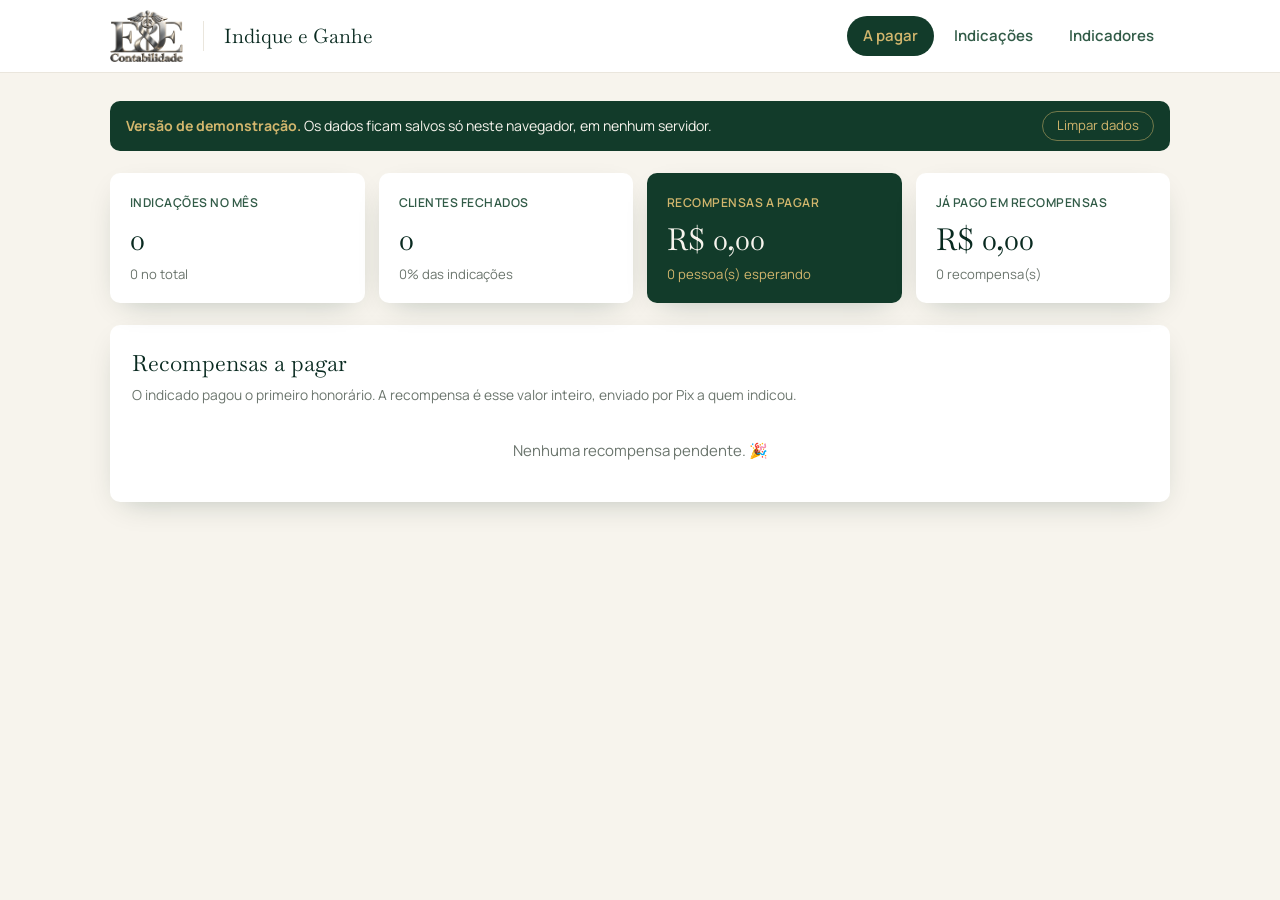
<file: programa-indicacao/index.html>
<!doctype html>
<html lang="pt-BR">
<head>
<meta charset="utf-8">
<meta name="viewport" content="width=device-width, initial-scale=1">
<meta name="robots" content="noindex">
<title>Indique e Ganhe | E&E Contabilidade</title>
<link rel="preconnect" href="https://fonts.googleapis.com">
<link rel="preconnect" href="https://fonts.gstatic.com" crossorigin>
<link href="https://fonts.googleapis.com/css2?family=Baskervville:wght@400;500&family=Manrope:wght@400;500;600;700&display=swap" rel="stylesheet">
<style>
:root{
  --verde:#123b2a; --verde-p:#092a20; --verde-s:#315b47; --ouro:#b8964d; --ouro-c:#d2b66d;
  --off:#f7f4ed; --quente:#eae6dd; --graf:#222823; --branco:#fff; --erro:#9b3b2e;
  --serif:"Baskervville",Georgia,serif; --sans:"Manrope",system-ui,sans-serif;
  --sombra:0 10px 30px -14px rgba(9,42,32,.3);
}
*{box-sizing:border-box}
body{margin:0;font-family:var(--sans);background:var(--off);color:var(--graf);font-size:15px;line-height:1.5}
h1,h2,h3{font-family:var(--serif);font-weight:400;margin:0;color:var(--verde-p)}
button,input,select{font:inherit}
header{background:var(--branco);border-bottom:1px solid var(--quente);position:sticky;top:0;z-index:5}
.topo{max-width:1100px;margin:0 auto;padding:10px 20px;display:flex;align-items:center;gap:20px;flex-wrap:wrap}
.topo img{height:52px;width:auto;display:block}
.topo .tit{font-family:var(--serif);font-size:1.25rem;color:var(--verde-p);padding-left:20px;border-left:1px solid var(--quente)}
nav{margin-left:auto;display:flex;gap:4px}
nav button{background:none;border:0;padding:9px 16px;border-radius:999px;cursor:pointer;color:var(--verde-s);font-weight:600}
nav button.on{background:var(--verde);color:var(--ouro-c)}
nav button:not(.on):hover{background:var(--quente)}
nav .n{display:inline-block;background:var(--ouro);color:var(--verde-p);border-radius:999px;font-size:.72rem;padding:0 7px;margin-left:6px}
main{max-width:1100px;margin:0 auto;padding:28px 20px 60px}
.aviso{background:var(--verde);color:var(--off);border-radius:10px;padding:10px 16px;font-size:.88rem;margin-bottom:22px;display:flex;justify-content:space-between;gap:12px;flex-wrap:wrap;align-items:center}
.aviso b{color:var(--ouro-c)}
.aviso button{background:none;border:1px solid rgba(210,182,109,.5);color:var(--ouro-c);border-radius:999px;padding:4px 14px;cursor:pointer;font-size:.82rem}
.kpis{display:grid;grid-template-columns:repeat(4,1fr);gap:14px;margin-bottom:22px}
.kpi{background:var(--branco);border-radius:10px;padding:18px 20px;box-shadow:var(--sombra)}
.kpi small{color:var(--verde-s);font-weight:600;font-size:.76rem;letter-spacing:.04em;text-transform:uppercase}
.kpi strong{display:block;font-family:var(--serif);font-weight:400;font-size:1.9rem;color:var(--verde-p);margin-top:4px}
.kpi span{font-size:.82rem;color:#6b756d}
.kpi.dest{background:var(--verde)} .kpi.dest small,.kpi.dest span{color:var(--ouro-c)} .kpi.dest strong{color:var(--off)}
.card{background:var(--branco);border-radius:10px;padding:22px;box-shadow:var(--sombra);margin-bottom:18px}
.card h2{font-size:1.4rem;margin-bottom:4px}
.card .sub{color:#6b756d;font-size:.86rem;margin:0 0 16px}
table{width:100%;border-collapse:collapse}
th{text-align:left;font-size:.74rem;text-transform:uppercase;letter-spacing:.05em;color:var(--verde-s);padding:8px 10px;border-bottom:1px solid var(--quente)}
td{padding:11px 10px;border-bottom:1px solid var(--off);vertical-align:middle}
td.num,th.num{text-align:right;font-variant-numeric:tabular-nums}
tr:last-child td{border-bottom:0}
.tag{display:inline-block;padding:2px 10px;border-radius:999px;font-size:.76rem;font-weight:600;white-space:nowrap}
.t-contato{background:#ece8dc;color:#6b6450} .t-fechou{background:#f3ead0;color:#7a5f20} .t-pagou{background:#e1ece4;color:var(--verde)} .t-final{background:var(--verde);color:var(--ouro-c)}
.vazio{color:#6b756d;padding:18px 0;text-align:center}
form{display:grid;grid-template-columns:1.5fr 1.2fr 1.5fr 1fr auto;gap:10px;align-items:end}
label{display:block;font-size:.76rem;font-weight:600;color:var(--verde-s);margin-bottom:4px}
input,select{width:100%;padding:10px 12px;border:1px solid #d6d1c4;border-radius:8px;background:var(--off);color:var(--graf)}
input:focus,select:focus{outline:2px solid var(--ouro);border-color:transparent}
.btn{background:var(--verde);color:var(--ouro-c);border:0;border-radius:999px;padding:11px 22px;font-weight:700;cursor:pointer;white-space:nowrap}
.btn:hover{background:var(--verde-p)}
.mini{background:none;border:1px solid #d6d1c4;border-radius:999px;padding:5px 13px;font-size:.8rem;cursor:pointer;color:var(--verde-s);white-space:nowrap}
.mini:hover{background:var(--quente)}
.mini.prim{background:var(--verde);border-color:var(--verde);color:var(--ouro-c);font-weight:600}
.mini.prim:hover{background:var(--verde-p)}
.dev{display:grid;grid-template-columns:1fr auto;gap:14px;align-items:center;padding:16px 0;border-bottom:1px solid var(--off)}
.dev:last-child{border-bottom:0}
.dev .valor{font-family:var(--serif);font-size:1.5rem;color:var(--verde-p)}
.dev small{color:#6b756d;display:block}
.dev .acoes{display:flex;gap:8px;flex-wrap:wrap;justify-content:flex-end}
.prog{height:8px;background:var(--quente);border-radius:999px;overflow:hidden;min-width:120px}
.prog i{display:block;height:100%;background:var(--ouro)}
.prog.cheio i{background:var(--verde-s)}
.regras{display:flex;gap:16px;flex-wrap:wrap;align-items:end}
.regras div{width:170px}
.passos{display:flex;gap:6px;flex-wrap:wrap;margin-bottom:6px;font-size:.84rem;color:var(--verde-s)}
.passos span{background:var(--quente);border-radius:999px;padding:3px 12px}
#toast{position:fixed;bottom:22px;left:50%;transform:translateX(-50%);background:var(--verde);color:var(--ouro-c);padding:10px 20px;border-radius:999px;font-size:.88rem;opacity:0;pointer-events:none;transition:.25s}
#toast.on{opacity:1}
@media(max-width:860px){
  .kpis{grid-template-columns:1fr 1fr}
  form{grid-template-columns:1fr 1fr}.topo .tit{display:none}nav{margin-left:0;width:100%}
  .card{overflow-x:auto}.dev{grid-template-columns:1fr}.dev .acoes{justify-content:flex-start}
}
</style>
</head>
<body>
<header><div class="topo">
  <img src="../imagens/web/logo.png" alt="E&E Contabilidade">
  <div class="tit">Indique e Ganhe</div>
  <nav id="nav">
    <button data-v="pagar" class="on">A pagar</button>
    <button data-v="indicacoes">Indicações</button>
    <button data-v="indicadores">Indicadores</button>
  </nav>
</div></header>
<main>
  <div class="aviso"><span><b>Versão de demonstração.</b> Os dados ficam salvos só neste navegador, em nenhum servidor.</span><button id="reset">Limpar dados</button></div>
  <div id="kpis"></div>
  <section id="v-pagar"></section>
  <section id="v-indicacoes" hidden></section>
  <section id="v-indicadores" hidden></section>
</main>
<div id="toast"></div>
<script>
const KEY="ee-indique-ganhe-demo-v1";
const brl=v=>v.toLocaleString("pt-BR",{style:"currency",currency:"BRL"});
const esc=s=>String(s).replace(/[&<>"']/g,c=>({"&":"&amp;","<":"&lt;",">":"&gt;",'"':"&quot;","'":"&#39;"}[c]));
const hoje=()=>new Date().toISOString().slice(0,10);
const dm=d=>d?d.split("-").reverse().slice(0,2).join("/"):"";
const ETAPAS={contato:"Em contato",fechou:"Contrato fechado",pagou:"1º honorário pago",final:"Recompensa paga"};

function exemplo(){
  return {meta:10,pct:5,seq:0,indicadores:[],indicacoes:[]};
}
let S; try{S=JSON.parse(localStorage.getItem(KEY))}catch(e){}
if(!S||!S.indicadores) S=exemplo();
const salvar=()=>{try{localStorage.setItem(KEY,JSON.stringify(S))}catch(e){}};
const pessoa=id=>S.indicadores.find(p=>p.id===id)||{nome:"?",pix:""};
const confirmadas=id=>S.indicacoes.filter(i=>i.ind===id&&(i.etapa==="pagou"||i.etapa==="final"));
function toast(t){const e=document.getElementById("toast");e.textContent=t;e.classList.add("on");setTimeout(()=>e.classList.remove("on"),2200)}

function kpis(){
  const dev=S.indicacoes.filter(i=>i.etapa==="pagou"), pago=S.indicacoes.filter(i=>i.etapa==="final");
  const mes=hoje().slice(0,7), novas=S.indicacoes.filter(i=>i.data.slice(0,7)===mes).length;
  const fech=S.indicacoes.filter(i=>i.etapa!=="contato").length;
  document.getElementById("kpis").innerHTML=`<div class="kpis">
    <div class="kpi"><small>Indicações no mês</small><strong>${novas}</strong><span>${S.indicacoes.length} no total</span></div>
    <div class="kpi"><small>Clientes fechados</small><strong>${fech}</strong><span>${S.indicacoes.length?Math.round(fech/S.indicacoes.length*100):0}% das indicações</span></div>
    <div class="kpi dest"><small>Recompensas a pagar</small><strong>${brl(dev.reduce((s,i)=>s+i.hon,0))}</strong><span>${dev.length} pessoa(s) esperando</span></div>
    <div class="kpi"><small>Já pago em recompensas</small><strong>${brl(pago.reduce((s,i)=>s+i.hon,0))}</strong><span>${pago.length} recompensa(s)</span></div></div>`;
}

function pagar(){
  const dev=S.indicacoes.filter(i=>i.etapa==="pagou");
  document.querySelector("[data-v=pagar]").innerHTML=`A pagar${dev.length?`<span class="n">${dev.length}</span>`:""}`;
  document.getElementById("v-pagar").innerHTML=`<div class="card"><h2>Recompensas a pagar</h2>
    <p class="sub">O indicado pagou o primeiro honorário. A recompensa é esse valor inteiro, enviado por Pix a quem indicou.</p>
    ${dev.length?dev.map(i=>{const p=pessoa(i.ind);return`<div class="dev"><div><b>${esc(p.nome)}</b> <span style="color:#6b756d">indicou ${esc(i.nome)}</span>
      <small>Pix: ${esc(p.pix||"não informado")} · 1º honorário pago em ${dm(i.data)}</small></div>
      <div class="acoes"><span class="valor">${brl(i.hon)}</span>
      <button class="mini" data-copiar="${i.id}">Copiar mensagem</button>
      <button class="mini prim" data-avancar="${i.id}">Marcar como pago</button></div></div>`}).join(""):`<div class="vazio">Nenhuma recompensa pendente. 🎉</div>`}
  </div>`;
  document.querySelectorAll("[data-copiar]").forEach(b=>b.onclick=()=>{
    const i=S.indicacoes.find(x=>x.id==b.dataset.copiar),p=pessoa(i.ind);
    const msg=`Olá, ${p.nome.split(" (")[0]}! O cliente que você indicou (${i.nome}) fechou conosco e já pagou o primeiro honorário. Sua recompensa de ${brl(i.hon)} foi enviada por Pix. Obrigada pela indicação! — E&E Contabilidade`;
    (navigator.clipboard?navigator.clipboard.writeText(msg):Promise.reject()).then(()=>toast("Mensagem copiada")).catch(()=>toast("Não foi possível copiar"));
  });
}

function indicacoes(){
  const nomes=S.indicadores.map(p=>p.nome);
  const lista=[...S.indicacoes].sort((a,b)=>b.data.localeCompare(a.data)||b.id-a.id);
  const prox={contato:"Contrato fechado",fechou:"Pagou 1º honorário"};
  document.getElementById("v-indicacoes").innerHTML=`
  <div class="card"><h2>Nova indicação</h2><p class="sub">Qualquer pessoa pode indicar, cliente ou não. Se for a primeira vez, informe o Pix para o repasse.</p>
    <form id="f">
      <div><label>Quem indicou</label><input name="ind" list="dl" required maxlength="80" placeholder="Nome"><datalist id="dl">${nomes.map(n=>`<option value="${esc(n)}">`).join("")}</datalist></div>
      <div><label>Pix de quem indicou</label><input name="pix" maxlength="80" placeholder="Só se for novo"></div>
      <div><label>Cliente indicado</label><input name="nome" required maxlength="80" placeholder="Ex.: Sítio Esperança"></div>
      <div><label>Honorário mensal (R$)</label><input name="hon" type="number" min="0" step="0.01" required placeholder="400"></div>
      <button class="btn">Registrar</button>
    </form></div>
  <div class="card"><h2>Indicações</h2>
    <div class="passos"><span>1. Em contato</span><span>2. Contrato fechado</span><span>3. Pagou 1º honorário</span><span>4. Recompensa paga</span></div>
    <p class="sub">Avance a etapa conforme o cliente evolui. No passo 3 a recompensa vai para a fila de pagamento.</p>
    ${lista.length?`<table><tr><th>Indicado</th><th>Indicado por</th><th class="num">Honorário</th><th>Etapa</th><th></th></tr>
    ${lista.map(i=>`<tr><td>${esc(i.nome)} <span style="color:#9aa39c;font-size:.8rem">${dm(i.data)}</span></td><td>${esc(pessoa(i.ind).nome)}</td><td class="num">${brl(i.hon)}</td>
      <td><span class="tag t-${i.etapa}">${ETAPAS[i.etapa]}</span></td>
      <td class="num">${prox[i.etapa]?`<button class="mini" data-avancar="${i.id}">→ ${prox[i.etapa]}</button>`:""}</td></tr>`).join("")}
    </table>`:`<div class="vazio">Nenhuma indicação registrada ainda. Use o formulário acima.</div>`}</div>`;
  document.getElementById("f").onsubmit=e=>{
    e.preventDefault();const f=new FormData(e.target),nome=f.get("ind").trim();
    let p=S.indicadores.find(x=>x.nome.toLowerCase()===nome.toLowerCase());
    if(!p){p={id:++S.seq,nome,pix:f.get("pix").trim()};S.indicadores.push(p)}else if(!p.pix&&f.get("pix").trim())p.pix=f.get("pix").trim();
    S.indicacoes.push({id:++S.seq,ind:p.id,nome:f.get("nome").trim(),hon:parseFloat(f.get("hon"))||0,etapa:"contato",data:hoje()});
    salvar();render();toast("Indicação registrada");
  };
}

function indicadores(){
  const rows=S.indicadores.map(p=>{
    const c=confirmadas(p.id), total=S.indicacoes.filter(i=>i.ind===p.id).length;
    const rec=S.indicacoes.filter(i=>i.ind===p.id&&i.etapa==="final").reduce((s,i)=>s+i.hon,0);
    const fid=c.length>=S.meta, bonus=fid?c.reduce((s,i)=>s+i.hon,0)*S.pct/100:0;
    return {p,total,n:c.length,rec,fid,bonus};
  }).sort((a,b)=>b.n-a.n||b.total-a.total);
  document.getElementById("v-indicadores").innerHTML=`
  <div class="card"><h2>Fidelidade</h2><p class="sub">Quem chega à meta de clientes indicados passa a receber um percentual mensal sobre o honorário deles. Valores a combinar com a contabilidade.</p>
    <div class="regras">
      <div><label>Meta de clientes</label><input id="meta" type="number" min="1" value="${S.meta}"></div>
      <div><label>Percentual mensal (%)</label><input id="pct" type="number" min="0" max="100" step="0.5" value="${S.pct}"></div>
    </div></div>
  <div class="card"><h2>Indicadores</h2><p class="sub">${S.indicadores.length} pessoas no programa.</p>
    ${rows.length?`<table><tr><th>Pessoa</th><th>Pix</th><th class="num">Indicações</th><th>Progresso até a fidelidade</th><th class="num">Recebido</th><th class="num">Fidelidade/mês</th></tr>
    ${rows.map(r=>`<tr><td><b>${esc(r.p.nome)}</b></td><td style="color:#6b756d">${esc(r.p.pix||"—")}</td><td class="num">${r.total}</td>
      <td><div class="prog ${r.fid?"cheio":""}"><i style="width:${Math.min(100,r.n/S.meta*100)}%"></i></div><small style="color:#6b756d">${r.n} de ${S.meta} clientes${r.fid?" · fidelizado":""}</small></td>
      <td class="num">${brl(r.rec)}</td><td class="num">${r.fid?brl(r.bonus):"—"}</td></tr>`).join("")}
    </table>`:`<div class="vazio">Ninguém no programa ainda. Registre a primeira indicação.</div>`}</div>`;
  document.getElementById("meta").onchange=e=>{S.meta=Math.max(1,parseInt(e.target.value)||10);salvar();render()};
  document.getElementById("pct").onchange=e=>{S.pct=Math.max(0,Math.min(100,parseFloat(e.target.value)||0));salvar();render()};
}

let view="pagar";
function render(){
  kpis();pagar();indicacoes();indicadores();
  ["pagar","indicacoes","indicadores"].forEach(v=>document.getElementById("v-"+v).hidden=v!==view);
  document.querySelectorAll("nav button").forEach(b=>b.classList.toggle("on",b.dataset.v===view));
  document.querySelectorAll("[data-avancar]").forEach(b=>b.onclick=()=>{
    const i=S.indicacoes.find(x=>x.id==b.dataset.avancar),o=["contato","fechou","pagou","final"];
    i.etapa=o[o.indexOf(i.etapa)+1]||i.etapa;if(i.etapa==="pagou")i.data=hoje();
    salvar();render();toast(i.etapa==="pagou"?"Recompensa na fila de pagamento":"Atualizado");
  });
}
document.getElementById("nav").onclick=e=>{const v=e.target.closest("button")?.dataset.v;if(v){view=v;render();window.scrollTo(0,0)}};
document.getElementById("reset").onclick=()=>{if(confirm("Apagar todos os dados deste navegador?")){S=exemplo();salvar();render()}};
render();
</script>
</body>
</html>
</file>
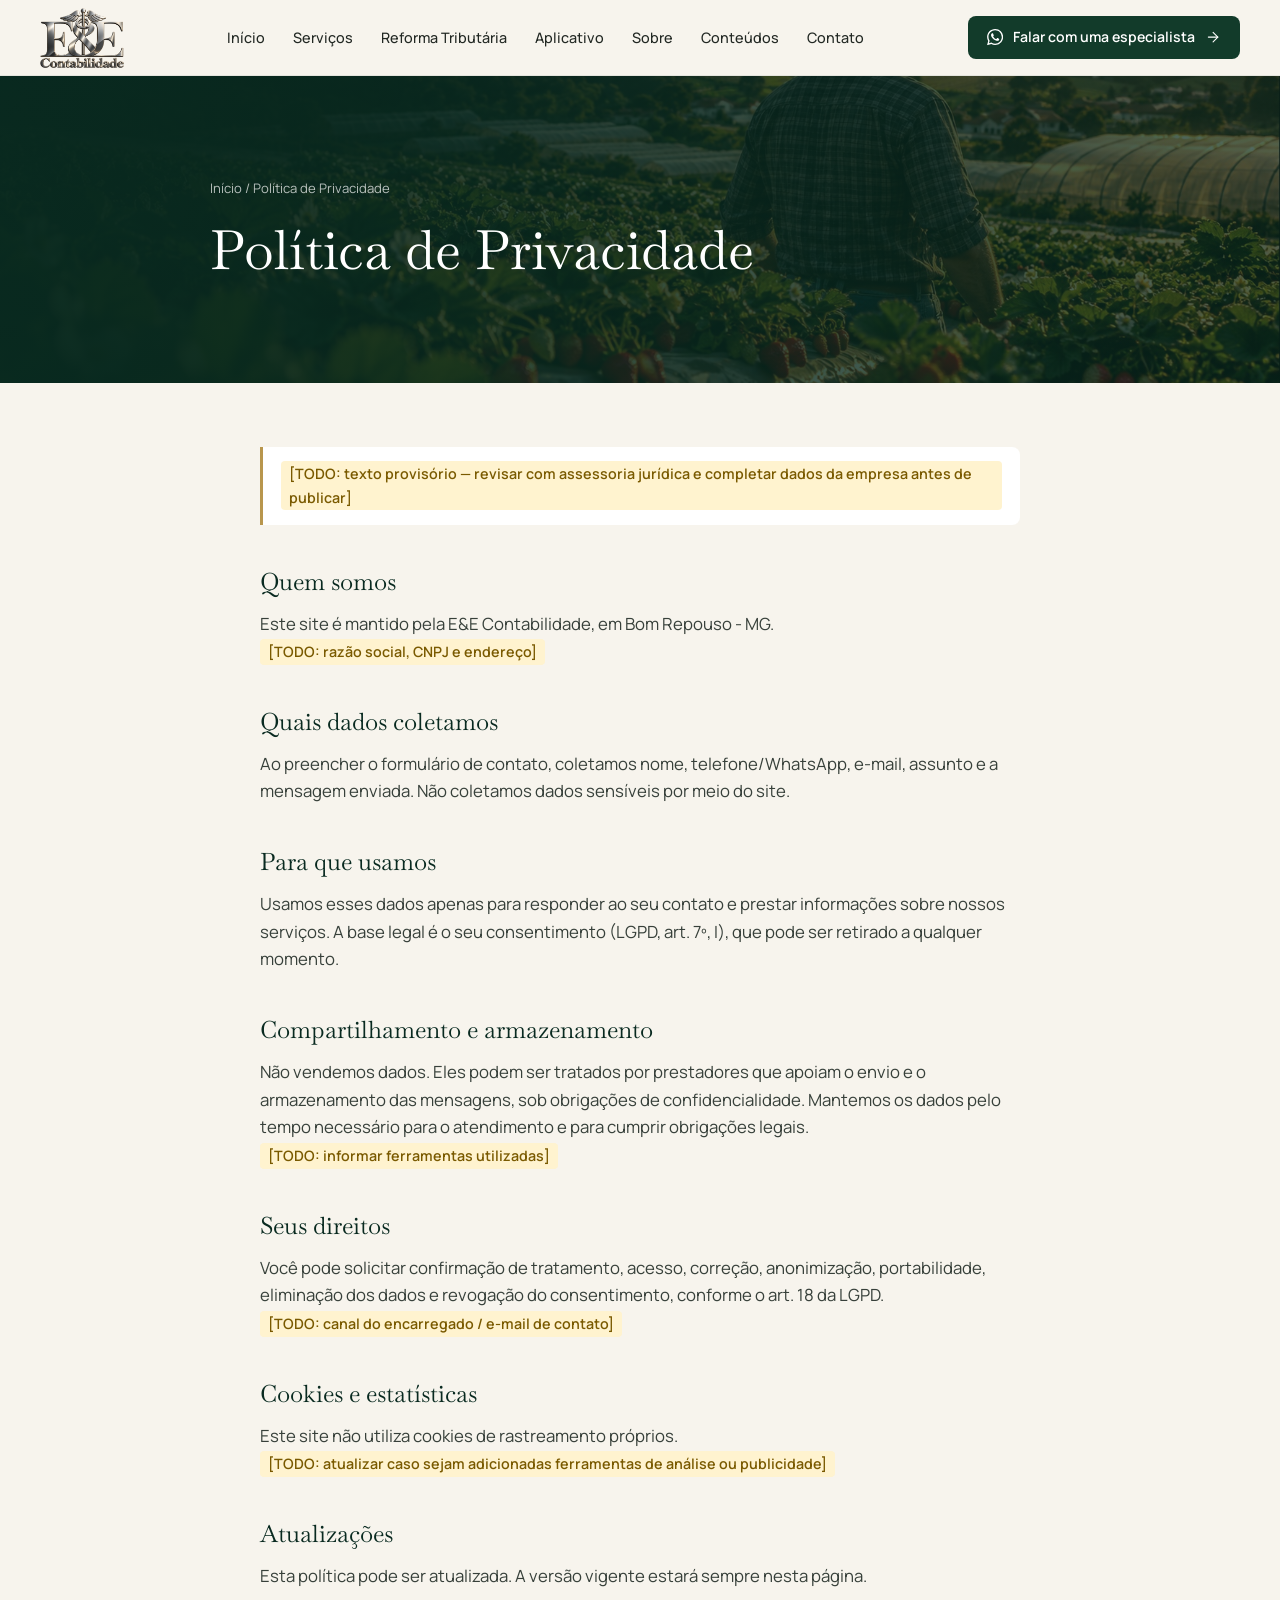
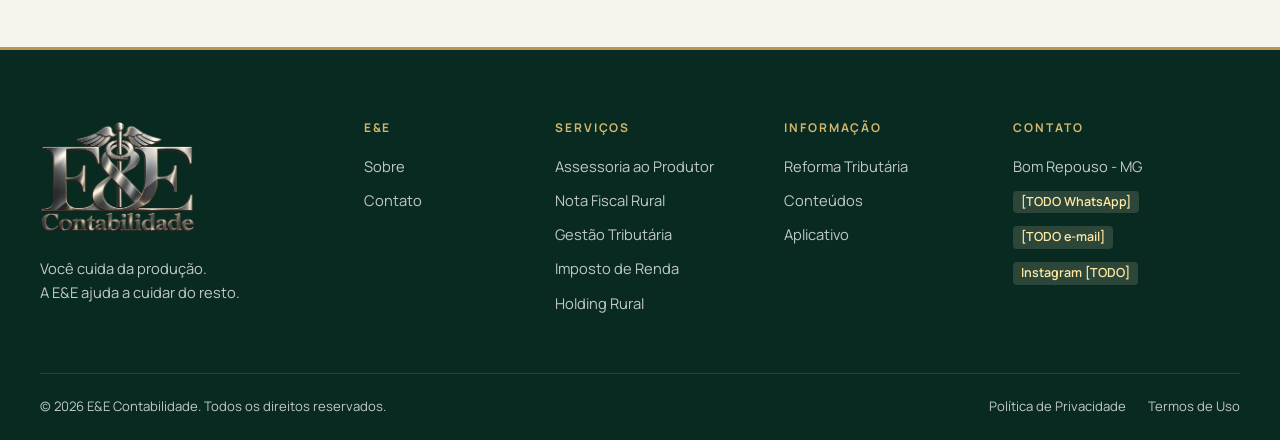
<file: privacidade.html>
<!doctype html>
<html lang="pt-BR" class="no-js">
<head>
<meta charset="utf-8">
<meta name="viewport" content="width=device-width, initial-scale=1">
<title>Política de Privacidade | E&amp;E Contabilidade</title>
<meta name="description" content="Como a E&amp;E Contabilidade trata os dados pessoais coletados neste site, conforme a LGPD.">
<meta property="og:type" content="website">
<meta property="og:locale" content="pt_BR">
<meta property="og:title" content="Política de Privacidade | E&amp;E Contabilidade">
<meta property="og:description" content="Como a E&amp;E Contabilidade trata os dados pessoais coletados neste site, conforme a LGPD.">
<meta property="og:image" content="imagens/web/hero.jpg">
<meta name="theme-color" content="#123b2a">
<link rel="preconnect" href="https://fonts.googleapis.com">
<link rel="preconnect" href="https://fonts.gstatic.com" crossorigin>
<link href="https://fonts.googleapis.com/css2?family=Baskervville:wght@400;500;600&family=Manrope:wght@400;500;600;700&display=swap" rel="stylesheet">
<link rel="stylesheet" href="assets/css/style.css">

</head>
<body>
<a class="skip-link" href="#conteudo-principal">Ir para o conteúdo</a>
<svg xmlns="http://www.w3.org/2000/svg" style="display:none" aria-hidden="true"><symbol id="i-arrow" viewBox="0 0 24 24"><path d="M5 12h14"/><path d="m12 5 7 7-7 7"/></symbol><symbol id="i-pin" viewBox="0 0 24 24"><path d="M20 10c0 6-8 12-8 12s-8-6-8-12a8 8 0 0 1 16 0Z"/><circle cx="12" cy="10" r="3"/></symbol><symbol id="i-shield" viewBox="0 0 24 24"><path d="M20 13c0 5-3.5 7.5-7.66 8.95a1 1 0 0 1-.67-.01C7.5 20.5 4 18 4 13V6a1 1 0 0 1 1-1c2 0 4.5-1.2 6.24-2.72a1.17 1.17 0 0 1 1.52 0C14.51 3.81 17 5 19 5a1 1 0 0 1 1 1z"/><path d="m9 12 2 2 4-4"/></symbol><symbol id="i-users" viewBox="0 0 24 24"><path d="M16 21v-2a4 4 0 0 0-4-4H6a4 4 0 0 0-4 4v2"/><circle cx="9" cy="7" r="4"/><path d="M22 21v-2a4 4 0 0 0-3-3.87"/><path d="M16 3.13a4 4 0 0 1 0 7.75"/></symbol><symbol id="i-sprout" viewBox="0 0 24 24"><path d="M7 20h10"/><path d="M10 20c5.5-2.5.8-6.4 3-10"/><path d="M9.5 9.4c1.1.8 1.8 2.2 2.3 3.7-2 .4-3.5.4-4.8-.3-1.2-.6-2.3-1.9-3-4.2 2.8-.5 4.4 0 5.5.8z"/><path d="M14.1 6a7 7 0 0 0-1.1 4c1.9-.1 3.3-.6 4.3-1.4 1-1 1.6-2.3 1.7-4.6-2.7.1-4 1-4.9 2z"/></symbol><symbol id="i-file" viewBox="0 0 24 24"><path d="M15 2H6a2 2 0 0 0-2 2v16a2 2 0 0 0 2 2h12a2 2 0 0 0 2-2V7Z"/><path d="M14 2v4a2 2 0 0 0 2 2h4"/><path d="M10 9H8"/><path d="M16 13H8"/><path d="M16 17H8"/></symbol><symbol id="i-filecheck" viewBox="0 0 24 24"><path d="M15 2H6a2 2 0 0 0-2 2v16a2 2 0 0 0 2 2h12a2 2 0 0 0 2-2V7Z"/><path d="M14 2v4a2 2 0 0 0 2 2h4"/><path d="m9 15 2 2 4-4"/></symbol><symbol id="i-chart" viewBox="0 0 24 24"><path d="M3 3v16a2 2 0 0 0 2 2h16"/><path d="M18 17V9"/><path d="M13 17V5"/><path d="M8 17v-3"/></symbol><symbol id="i-user" viewBox="0 0 24 24"><path d="M19 21v-2a4 4 0 0 0-4-4H9a4 4 0 0 0-4 4v2"/><circle cx="12" cy="7" r="4"/></symbol><symbol id="i-home" viewBox="0 0 24 24"><path d="M15 21v-8a1 1 0 0 0-1-1h-4a1 1 0 0 0-1 1v8"/><path d="M3 10a2 2 0 0 1 .709-1.528l7-5.999a2 2 0 0 1 2.582 0l7 5.999A2 2 0 0 1 21 10v9a2 2 0 0 1-2 2H5a2 2 0 0 1-2-2z"/></symbol><symbol id="i-lock" viewBox="0 0 24 24"><rect width="18" height="11" x="3" y="11" rx="2"/><path d="M7 11V7a5 5 0 0 1 10 0v4"/></symbol><symbol id="i-heart" viewBox="0 0 24 24"><path d="M19 14c1.49-1.46 3-3.21 3-5.5A5.5 5.5 0 0 0 16.5 3c-1.76 0-3 .5-4.5 2-1.5-1.5-2.74-2-4.5-2A5.5 5.5 0 0 0 2 8.5c0 2.3 1.5 4.05 3 5.5l7 7Z"/></symbol><symbol id="i-book" viewBox="0 0 24 24"><path d="M12 7v14"/><path d="M3 18a1 1 0 0 1-1-1V4a1 1 0 0 1 1-1h5a4 4 0 0 1 4 4 4 4 0 0 1 4-4h5a1 1 0 0 1 1 1v13a1 1 0 0 1-1 1h-6a3 3 0 0 0-3 3 3 3 0 0 0-3-3z"/></symbol><symbol id="i-mountain" viewBox="0 0 24 24"><path d="m8 3 4 8 5-5 5 15H2L8 3z"/></symbol><symbol id="i-trend" viewBox="0 0 24 24"><polyline points="22 7 13.5 15.5 8.5 10.5 2 17"/><polyline points="16 7 22 7 22 13"/></symbol><symbol id="i-phone-app" viewBox="0 0 24 24"><rect width="14" height="20" x="5" y="2" rx="2"/><path d="M12 18h.01"/></symbol><symbol id="i-folder" viewBox="0 0 24 24"><path d="M20 20a2 2 0 0 0 2-2V8a2 2 0 0 0-2-2h-7.9a2 2 0 0 1-1.69-.9L9.6 3.9A2 2 0 0 0 7.93 3H4a2 2 0 0 0-2 2v13a2 2 0 0 0 2 2Z"/></symbol><symbol id="i-headset" viewBox="0 0 24 24"><path d="M3 11h3a2 2 0 0 1 2 2v3a2 2 0 0 1-2 2H5a2 2 0 0 1-2-2v-5Zm0 0a9 9 0 1 1 18 0m0 0v5a2 2 0 0 1-2 2h-1a2 2 0 0 1-2-2v-3a2 2 0 0 1 2-2h3Z"/><path d="M21 16v2a4 4 0 0 1-4 4h-5"/></symbol><symbol id="i-compass" viewBox="0 0 24 24"><circle cx="12" cy="12" r="10"/><path d="m16.24 7.76-1.804 5.411a2 2 0 0 1-1.265 1.265L7.76 16.24l1.804-5.411a2 2 0 0 1 1.265-1.265z"/></symbol><symbol id="i-percent" viewBox="0 0 24 24"><line x1="19" x2="5" y1="5" y2="19"/><circle cx="6.5" cy="6.5" r="2.5"/><circle cx="17.5" cy="17.5" r="2.5"/></symbol><symbol id="i-clipboard" viewBox="0 0 24 24"><rect width="8" height="4" x="8" y="2" rx="1"/><path d="M16 4h2a2 2 0 0 1 2 2v14a2 2 0 0 1-2 2H6a2 2 0 0 1-2-2V6a2 2 0 0 1 2-2h2"/><path d="M12 11h4"/><path d="M12 16h4"/><path d="M8 11h.01"/><path d="M8 16h.01"/></symbol><symbol id="i-phone" viewBox="0 0 24 24"><path d="M22 16.92v3a2 2 0 0 1-2.18 2 19.79 19.79 0 0 1-8.63-3.07 19.5 19.5 0 0 1-6-6 19.79 19.79 0 0 1-3.07-8.67A2 2 0 0 1 4.11 2h3a2 2 0 0 1 2 1.72c.127.96.361 1.903.7 2.81a2 2 0 0 1-.45 2.11L8.09 9.91a16 16 0 0 0 6 6l1.27-1.27a2 2 0 0 1 2.11-.45c.907.339 1.85.573 2.81.7A2 2 0 0 1 22 16.92z"/></symbol><symbol id="i-mail" viewBox="0 0 24 24"><rect width="20" height="16" x="2" y="4" rx="2"/><path d="m22 7-8.97 5.7a1.94 1.94 0 0 1-2.06 0L2 7"/></symbol><symbol id="i-insta" viewBox="0 0 24 24"><rect width="20" height="20" x="2" y="2" rx="5" ry="5"/><path d="M16 11.37A4 4 0 1 1 12.63 8 4 4 0 0 1 16 11.37z"/><line x1="17.5" x2="17.51" y1="6.5" y2="6.5"/></symbol><symbol id="i-menu" viewBox="0 0 24 24"><path d="M4 6h16M4 12h16M4 18h16"/></symbol><symbol id="i-image" viewBox="0 0 24 24"><rect width="18" height="18" x="3" y="3" rx="2"/><circle cx="9" cy="9" r="2"/><path d="m21 15-3.09-3.09a2 2 0 0 0-2.82 0L6 21"/></symbol><symbol id="i-wa" viewBox="0 0 24 24"><path class="icon-fill" d="M17.472 14.382c-.297-.149-1.758-.867-2.03-.967-.273-.099-.471-.148-.67.15-.197.297-.767.966-.94 1.164-.173.199-.347.223-.644.075-.297-.15-1.255-.463-2.39-1.475-.883-.788-1.48-1.761-1.653-2.059-.173-.297-.018-.458.13-.606.134-.133.298-.347.446-.52.149-.174.198-.298.298-.497.099-.198.05-.371-.025-.52-.075-.149-.669-1.612-.916-2.207-.242-.579-.487-.5-.669-.51-.173-.008-.371-.01-.57-.01-.198 0-.52.074-.792.372-.272.297-1.04 1.016-1.04 2.479 0 1.462 1.065 2.875 1.213 3.074.149.198 2.096 3.2 5.077 4.487.709.306 1.262.489 1.694.625.712.227 1.36.195 1.871.118.571-.085 1.758-.719 2.006-1.413.248-.694.248-1.289.173-1.413-.074-.124-.272-.198-.57-.347m-5.421 7.403h-.004a9.87 9.87 0 01-5.031-1.378l-.361-.214-3.741.982.998-3.648-.235-.374a9.86 9.86 0 01-1.51-5.26c.001-5.45 4.436-9.884 9.888-9.884 2.64 0 5.122 1.03 6.988 2.898a9.825 9.825 0 012.893 6.994c-.003 5.45-4.437 9.884-9.885 9.884m8.413-18.297A11.815 11.815 0 0012.05 0C5.495 0 .16 5.335.157 11.892c0 2.096.547 4.142 1.588 5.945L.057 24l6.305-1.654a11.882 11.882 0 005.683 1.448h.005c6.554 0 11.89-5.335 11.893-11.893a11.821 11.821 0 00-3.48-8.413z"/></symbol></svg>
<header class="site-header">
  <div class="container header-inner">
    <a class="logo" href="index.html" aria-label="E&E Contabilidade — início"><img src="imagens/web/logo.png" alt="E&E Contabilidade" width="640" height="457"></a>
    <nav class="main-nav" id="menu" aria-label="Principal"><ul><li><a href="index.html#inicio">Início</a></li><li><a href="index.html#servicos">Serviços</a></li><li><a href="index.html#reforma">Reforma Tributária</a></li><li><a href="index.html#aplicativo">Aplicativo</a></li><li><a href="index.html#sobre">Sobre</a></li><li><a href="conteudos/index.html">Conteúdos</a></li><li><a href="index.html#contato">Contato</a></li></ul></nav>
    <a class="btn btn-verde header-cta" data-wa href="index.html#contato"><svg class="icon icon-fill" aria-hidden="true"><use href="#i-wa"/></svg> Falar com uma especialista <svg class="icon " aria-hidden="true"><use href="#i-arrow"/></svg></a>
    <button class="nav-toggle" aria-expanded="false" aria-controls="menu" aria-label="Abrir menu"><svg class="icon " aria-hidden="true"><use href="#i-menu"/></svg></button>
  </div>
</header>
<main id="conteudo-principal">
<section class="page-hero"><img src="imagens/web/reforma-bg.jpg" alt="" width="1200" height="600"><div class="container">
  <nav class="breadcrumb" aria-label="Você está em"><a href="index.html">Início</a> / Política de Privacidade</nav><h1>Política de Privacidade</h1></div></section>
<article class="artigo legal"><div class="container">
  <p class="aviso"><span class="todo">[TODO: texto provisório — revisar com assessoria jurídica e completar dados da empresa antes de publicar]</span></p>
  <h2>Quem somos</h2><p>Este site é mantido pela E&amp;E Contabilidade, em Bom Repouso - MG. <span class="todo">[TODO: razão social, CNPJ e endereço]</span></p><h2>Quais dados coletamos</h2><p>Ao preencher o formulário de contato, coletamos nome, telefone/WhatsApp, e-mail, assunto e a mensagem enviada. Não coletamos dados sensíveis por meio do site.</p><h2>Para que usamos</h2><p>Usamos esses dados apenas para responder ao seu contato e prestar informações sobre nossos serviços. A base legal é o seu consentimento (LGPD, art. 7º, I), que pode ser retirado a qualquer momento.</p><h2>Compartilhamento e armazenamento</h2><p>Não vendemos dados. Eles podem ser tratados por prestadores que apoiam o envio e o armazenamento das mensagens, sob obrigações de confidencialidade. Mantemos os dados pelo tempo necessário para o atendimento e para cumprir obrigações legais. <span class="todo">[TODO: informar ferramentas utilizadas]</span></p><h2>Seus direitos</h2><p>Você pode solicitar confirmação de tratamento, acesso, correção, anonimização, portabilidade, eliminação dos dados e revogação do consentimento, conforme o art. 18 da LGPD. <span class="todo">[TODO: canal do encarregado / e-mail de contato]</span></p><h2>Cookies e estatísticas</h2><p>Este site não utiliza cookies de rastreamento próprios. <span class="todo">[TODO: atualizar caso sejam adicionadas ferramentas de análise ou publicidade]</span></p><h2>Atualizações</h2><p>Esta política pode ser atualizada. A versão vigente estará sempre nesta página.</p>
</div></article>
</main>
<footer class="site-footer">
  <div class="container">
    <div class="footer-grid">
      <div class="footer-brand"><a class="logo logo-claro" href="index.html" aria-label="E&E Contabilidade — início"><img src="imagens/web/logo.png" alt="E&E Contabilidade" width="640" height="457"></a><p>Você cuida da produção.<br>A E&amp;E ajuda a cuidar do resto.</p></div>
      <div><h4>E&amp;E</h4><ul><li><a href="index.html#sobre">Sobre</a></li><li><a href="index.html#contato">Contato</a></li></ul></div>
      <div><h4>Serviços</h4><ul>
        <li><a href="index.html#servicos">Assessoria ao Produtor</a></li><li><a href="conteudos/nota-fiscal-produtor-rural.html">Nota Fiscal Rural</a></li>
        <li><a href="conteudos/planejamento-tributario-agronegocio.html">Gestão Tributária</a></li><li><a href="conteudos/imposto-de-renda-produtor-rural.html">Imposto de Renda</a></li>
        <li><a href="conteudos/holding-rural-quando-faz-sentido.html">Holding Rural</a></li></ul></div>
      <div><h4>Informação</h4><ul><li><a href="index.html#reforma">Reforma Tributária</a></li><li><a href="conteudos/index.html">Conteúdos</a></li><li><a href="index.html#aplicativo">Aplicativo</a></li></ul></div>
      <div><h4>Contato</h4><ul>
        <li>Bom Repouso - MG</li>
        <li><span class="todo" data-contact="whatsapp">[TODO WhatsApp]</span></li>
        <li><span class="todo" data-contact="email">[TODO e-mail]</span></li>
        <li><span class="todo" data-contact="instagram">Instagram [TODO]</span></li></ul></div>
    </div>
    <div class="footer-bottom">
      <span>© <span id="ano">2026</span> E&E Contabilidade. Todos os direitos reservados.</span>
      <nav aria-label="Legal"><a href="privacidade.html">Política de Privacidade</a><a href="termos.html">Termos de Uso</a></nav>
    </div>
  </div>
</footer>
<a class="wa-float" data-wa href="index.html#contato" aria-label="Falar pelo WhatsApp"><svg class="icon icon-fill" aria-hidden="true"><use href="#i-wa"/></svg></a>
<script src="assets/js/site.js"></script>
<script>document.getElementById("ano").textContent = new Date().getFullYear();</script>
</body>
</html>
</file>
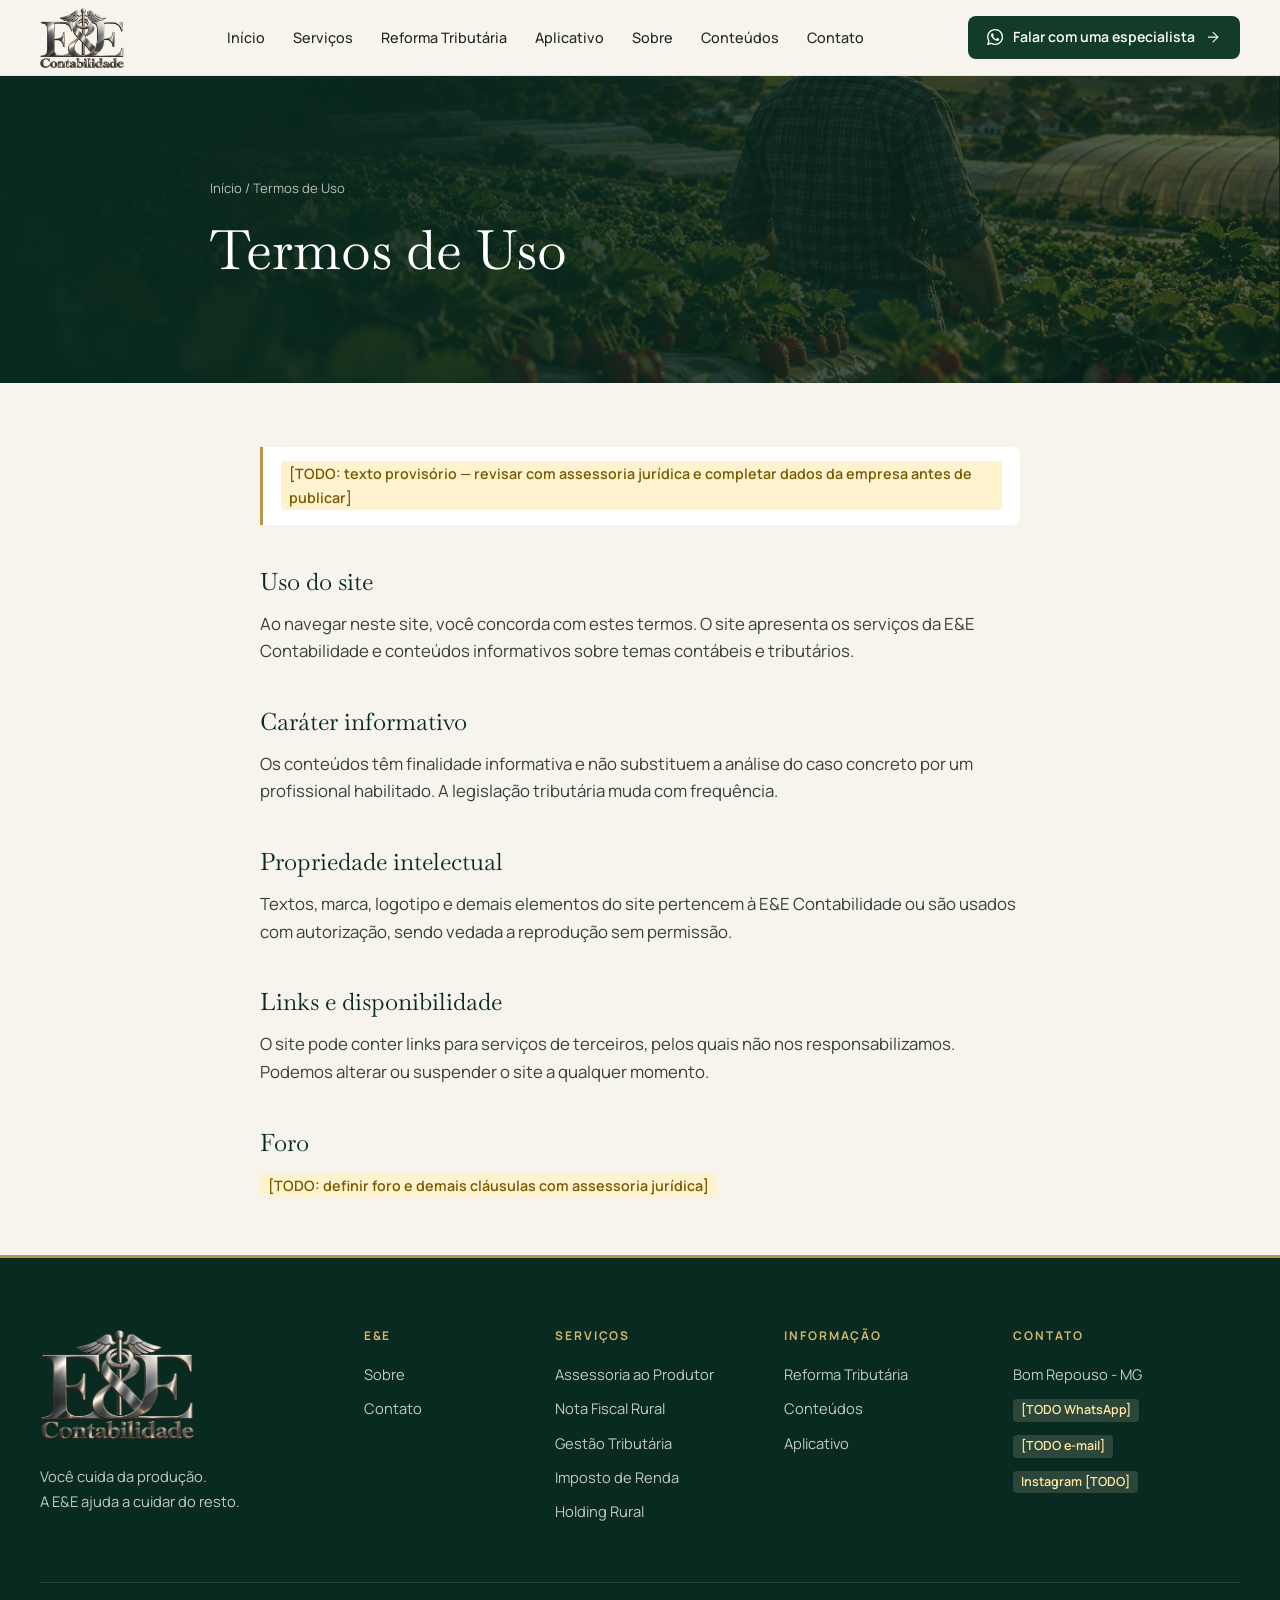
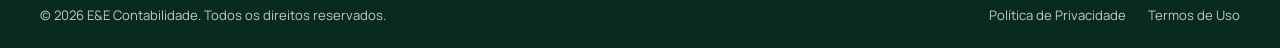
<file: termos.html>
<!doctype html>
<html lang="pt-BR" class="no-js">
<head>
<meta charset="utf-8">
<meta name="viewport" content="width=device-width, initial-scale=1">
<title>Termos de Uso | E&amp;E Contabilidade</title>
<meta name="description" content="Termos de uso do site da E&amp;E Contabilidade.">
<meta property="og:type" content="website">
<meta property="og:locale" content="pt_BR">
<meta property="og:title" content="Termos de Uso | E&amp;E Contabilidade">
<meta property="og:description" content="Termos de uso do site da E&amp;E Contabilidade.">
<meta property="og:image" content="imagens/web/hero.jpg">
<meta name="theme-color" content="#123b2a">
<link rel="preconnect" href="https://fonts.googleapis.com">
<link rel="preconnect" href="https://fonts.gstatic.com" crossorigin>
<link href="https://fonts.googleapis.com/css2?family=Baskervville:wght@400;500;600&family=Manrope:wght@400;500;600;700&display=swap" rel="stylesheet">
<link rel="stylesheet" href="assets/css/style.css">

</head>
<body>
<a class="skip-link" href="#conteudo-principal">Ir para o conteúdo</a>
<svg xmlns="http://www.w3.org/2000/svg" style="display:none" aria-hidden="true"><symbol id="i-arrow" viewBox="0 0 24 24"><path d="M5 12h14"/><path d="m12 5 7 7-7 7"/></symbol><symbol id="i-pin" viewBox="0 0 24 24"><path d="M20 10c0 6-8 12-8 12s-8-6-8-12a8 8 0 0 1 16 0Z"/><circle cx="12" cy="10" r="3"/></symbol><symbol id="i-shield" viewBox="0 0 24 24"><path d="M20 13c0 5-3.5 7.5-7.66 8.95a1 1 0 0 1-.67-.01C7.5 20.5 4 18 4 13V6a1 1 0 0 1 1-1c2 0 4.5-1.2 6.24-2.72a1.17 1.17 0 0 1 1.52 0C14.51 3.81 17 5 19 5a1 1 0 0 1 1 1z"/><path d="m9 12 2 2 4-4"/></symbol><symbol id="i-users" viewBox="0 0 24 24"><path d="M16 21v-2a4 4 0 0 0-4-4H6a4 4 0 0 0-4 4v2"/><circle cx="9" cy="7" r="4"/><path d="M22 21v-2a4 4 0 0 0-3-3.87"/><path d="M16 3.13a4 4 0 0 1 0 7.75"/></symbol><symbol id="i-sprout" viewBox="0 0 24 24"><path d="M7 20h10"/><path d="M10 20c5.5-2.5.8-6.4 3-10"/><path d="M9.5 9.4c1.1.8 1.8 2.2 2.3 3.7-2 .4-3.5.4-4.8-.3-1.2-.6-2.3-1.9-3-4.2 2.8-.5 4.4 0 5.5.8z"/><path d="M14.1 6a7 7 0 0 0-1.1 4c1.9-.1 3.3-.6 4.3-1.4 1-1 1.6-2.3 1.7-4.6-2.7.1-4 1-4.9 2z"/></symbol><symbol id="i-file" viewBox="0 0 24 24"><path d="M15 2H6a2 2 0 0 0-2 2v16a2 2 0 0 0 2 2h12a2 2 0 0 0 2-2V7Z"/><path d="M14 2v4a2 2 0 0 0 2 2h4"/><path d="M10 9H8"/><path d="M16 13H8"/><path d="M16 17H8"/></symbol><symbol id="i-filecheck" viewBox="0 0 24 24"><path d="M15 2H6a2 2 0 0 0-2 2v16a2 2 0 0 0 2 2h12a2 2 0 0 0 2-2V7Z"/><path d="M14 2v4a2 2 0 0 0 2 2h4"/><path d="m9 15 2 2 4-4"/></symbol><symbol id="i-chart" viewBox="0 0 24 24"><path d="M3 3v16a2 2 0 0 0 2 2h16"/><path d="M18 17V9"/><path d="M13 17V5"/><path d="M8 17v-3"/></symbol><symbol id="i-user" viewBox="0 0 24 24"><path d="M19 21v-2a4 4 0 0 0-4-4H9a4 4 0 0 0-4 4v2"/><circle cx="12" cy="7" r="4"/></symbol><symbol id="i-home" viewBox="0 0 24 24"><path d="M15 21v-8a1 1 0 0 0-1-1h-4a1 1 0 0 0-1 1v8"/><path d="M3 10a2 2 0 0 1 .709-1.528l7-5.999a2 2 0 0 1 2.582 0l7 5.999A2 2 0 0 1 21 10v9a2 2 0 0 1-2 2H5a2 2 0 0 1-2-2z"/></symbol><symbol id="i-lock" viewBox="0 0 24 24"><rect width="18" height="11" x="3" y="11" rx="2"/><path d="M7 11V7a5 5 0 0 1 10 0v4"/></symbol><symbol id="i-heart" viewBox="0 0 24 24"><path d="M19 14c1.49-1.46 3-3.21 3-5.5A5.5 5.5 0 0 0 16.5 3c-1.76 0-3 .5-4.5 2-1.5-1.5-2.74-2-4.5-2A5.5 5.5 0 0 0 2 8.5c0 2.3 1.5 4.05 3 5.5l7 7Z"/></symbol><symbol id="i-book" viewBox="0 0 24 24"><path d="M12 7v14"/><path d="M3 18a1 1 0 0 1-1-1V4a1 1 0 0 1 1-1h5a4 4 0 0 1 4 4 4 4 0 0 1 4-4h5a1 1 0 0 1 1 1v13a1 1 0 0 1-1 1h-6a3 3 0 0 0-3 3 3 3 0 0 0-3-3z"/></symbol><symbol id="i-mountain" viewBox="0 0 24 24"><path d="m8 3 4 8 5-5 5 15H2L8 3z"/></symbol><symbol id="i-trend" viewBox="0 0 24 24"><polyline points="22 7 13.5 15.5 8.5 10.5 2 17"/><polyline points="16 7 22 7 22 13"/></symbol><symbol id="i-phone-app" viewBox="0 0 24 24"><rect width="14" height="20" x="5" y="2" rx="2"/><path d="M12 18h.01"/></symbol><symbol id="i-folder" viewBox="0 0 24 24"><path d="M20 20a2 2 0 0 0 2-2V8a2 2 0 0 0-2-2h-7.9a2 2 0 0 1-1.69-.9L9.6 3.9A2 2 0 0 0 7.93 3H4a2 2 0 0 0-2 2v13a2 2 0 0 0 2 2Z"/></symbol><symbol id="i-headset" viewBox="0 0 24 24"><path d="M3 11h3a2 2 0 0 1 2 2v3a2 2 0 0 1-2 2H5a2 2 0 0 1-2-2v-5Zm0 0a9 9 0 1 1 18 0m0 0v5a2 2 0 0 1-2 2h-1a2 2 0 0 1-2-2v-3a2 2 0 0 1 2-2h3Z"/><path d="M21 16v2a4 4 0 0 1-4 4h-5"/></symbol><symbol id="i-compass" viewBox="0 0 24 24"><circle cx="12" cy="12" r="10"/><path d="m16.24 7.76-1.804 5.411a2 2 0 0 1-1.265 1.265L7.76 16.24l1.804-5.411a2 2 0 0 1 1.265-1.265z"/></symbol><symbol id="i-percent" viewBox="0 0 24 24"><line x1="19" x2="5" y1="5" y2="19"/><circle cx="6.5" cy="6.5" r="2.5"/><circle cx="17.5" cy="17.5" r="2.5"/></symbol><symbol id="i-clipboard" viewBox="0 0 24 24"><rect width="8" height="4" x="8" y="2" rx="1"/><path d="M16 4h2a2 2 0 0 1 2 2v14a2 2 0 0 1-2 2H6a2 2 0 0 1-2-2V6a2 2 0 0 1 2-2h2"/><path d="M12 11h4"/><path d="M12 16h4"/><path d="M8 11h.01"/><path d="M8 16h.01"/></symbol><symbol id="i-phone" viewBox="0 0 24 24"><path d="M22 16.92v3a2 2 0 0 1-2.18 2 19.79 19.79 0 0 1-8.63-3.07 19.5 19.5 0 0 1-6-6 19.79 19.79 0 0 1-3.07-8.67A2 2 0 0 1 4.11 2h3a2 2 0 0 1 2 1.72c.127.96.361 1.903.7 2.81a2 2 0 0 1-.45 2.11L8.09 9.91a16 16 0 0 0 6 6l1.27-1.27a2 2 0 0 1 2.11-.45c.907.339 1.85.573 2.81.7A2 2 0 0 1 22 16.92z"/></symbol><symbol id="i-mail" viewBox="0 0 24 24"><rect width="20" height="16" x="2" y="4" rx="2"/><path d="m22 7-8.97 5.7a1.94 1.94 0 0 1-2.06 0L2 7"/></symbol><symbol id="i-insta" viewBox="0 0 24 24"><rect width="20" height="20" x="2" y="2" rx="5" ry="5"/><path d="M16 11.37A4 4 0 1 1 12.63 8 4 4 0 0 1 16 11.37z"/><line x1="17.5" x2="17.51" y1="6.5" y2="6.5"/></symbol><symbol id="i-menu" viewBox="0 0 24 24"><path d="M4 6h16M4 12h16M4 18h16"/></symbol><symbol id="i-image" viewBox="0 0 24 24"><rect width="18" height="18" x="3" y="3" rx="2"/><circle cx="9" cy="9" r="2"/><path d="m21 15-3.09-3.09a2 2 0 0 0-2.82 0L6 21"/></symbol><symbol id="i-wa" viewBox="0 0 24 24"><path class="icon-fill" d="M17.472 14.382c-.297-.149-1.758-.867-2.03-.967-.273-.099-.471-.148-.67.15-.197.297-.767.966-.94 1.164-.173.199-.347.223-.644.075-.297-.15-1.255-.463-2.39-1.475-.883-.788-1.48-1.761-1.653-2.059-.173-.297-.018-.458.13-.606.134-.133.298-.347.446-.52.149-.174.198-.298.298-.497.099-.198.05-.371-.025-.52-.075-.149-.669-1.612-.916-2.207-.242-.579-.487-.5-.669-.51-.173-.008-.371-.01-.57-.01-.198 0-.52.074-.792.372-.272.297-1.04 1.016-1.04 2.479 0 1.462 1.065 2.875 1.213 3.074.149.198 2.096 3.2 5.077 4.487.709.306 1.262.489 1.694.625.712.227 1.36.195 1.871.118.571-.085 1.758-.719 2.006-1.413.248-.694.248-1.289.173-1.413-.074-.124-.272-.198-.57-.347m-5.421 7.403h-.004a9.87 9.87 0 01-5.031-1.378l-.361-.214-3.741.982.998-3.648-.235-.374a9.86 9.86 0 01-1.51-5.26c.001-5.45 4.436-9.884 9.888-9.884 2.64 0 5.122 1.03 6.988 2.898a9.825 9.825 0 012.893 6.994c-.003 5.45-4.437 9.884-9.885 9.884m8.413-18.297A11.815 11.815 0 0012.05 0C5.495 0 .16 5.335.157 11.892c0 2.096.547 4.142 1.588 5.945L.057 24l6.305-1.654a11.882 11.882 0 005.683 1.448h.005c6.554 0 11.89-5.335 11.893-11.893a11.821 11.821 0 00-3.48-8.413z"/></symbol></svg>
<header class="site-header">
  <div class="container header-inner">
    <a class="logo" href="index.html" aria-label="E&E Contabilidade — início"><img src="imagens/web/logo.png" alt="E&E Contabilidade" width="640" height="457"></a>
    <nav class="main-nav" id="menu" aria-label="Principal"><ul><li><a href="index.html#inicio">Início</a></li><li><a href="index.html#servicos">Serviços</a></li><li><a href="index.html#reforma">Reforma Tributária</a></li><li><a href="index.html#aplicativo">Aplicativo</a></li><li><a href="index.html#sobre">Sobre</a></li><li><a href="conteudos/index.html">Conteúdos</a></li><li><a href="index.html#contato">Contato</a></li></ul></nav>
    <a class="btn btn-verde header-cta" data-wa href="index.html#contato"><svg class="icon icon-fill" aria-hidden="true"><use href="#i-wa"/></svg> Falar com uma especialista <svg class="icon " aria-hidden="true"><use href="#i-arrow"/></svg></a>
    <button class="nav-toggle" aria-expanded="false" aria-controls="menu" aria-label="Abrir menu"><svg class="icon " aria-hidden="true"><use href="#i-menu"/></svg></button>
  </div>
</header>
<main id="conteudo-principal">
<section class="page-hero"><img src="imagens/web/reforma-bg.jpg" alt="" width="1200" height="600"><div class="container">
  <nav class="breadcrumb" aria-label="Você está em"><a href="index.html">Início</a> / Termos de Uso</nav><h1>Termos de Uso</h1></div></section>
<article class="artigo legal"><div class="container">
  <p class="aviso"><span class="todo">[TODO: texto provisório — revisar com assessoria jurídica e completar dados da empresa antes de publicar]</span></p>
  <h2>Uso do site</h2><p>Ao navegar neste site, você concorda com estes termos. O site apresenta os serviços da E&amp;E Contabilidade e conteúdos informativos sobre temas contábeis e tributários.</p><h2>Caráter informativo</h2><p>Os conteúdos têm finalidade informativa e não substituem a análise do caso concreto por um profissional habilitado. A legislação tributária muda com frequência.</p><h2>Propriedade intelectual</h2><p>Textos, marca, logotipo e demais elementos do site pertencem à E&amp;E Contabilidade ou são usados com autorização, sendo vedada a reprodução sem permissão.</p><h2>Links e disponibilidade</h2><p>O site pode conter links para serviços de terceiros, pelos quais não nos responsabilizamos. Podemos alterar ou suspender o site a qualquer momento.</p><h2>Foro</h2><p><span class="todo">[TODO: definir foro e demais cláusulas com assessoria jurídica]</span></p>
</div></article>
</main>
<footer class="site-footer">
  <div class="container">
    <div class="footer-grid">
      <div class="footer-brand"><a class="logo logo-claro" href="index.html" aria-label="E&E Contabilidade — início"><img src="imagens/web/logo.png" alt="E&E Contabilidade" width="640" height="457"></a><p>Você cuida da produção.<br>A E&amp;E ajuda a cuidar do resto.</p></div>
      <div><h4>E&amp;E</h4><ul><li><a href="index.html#sobre">Sobre</a></li><li><a href="index.html#contato">Contato</a></li></ul></div>
      <div><h4>Serviços</h4><ul>
        <li><a href="index.html#servicos">Assessoria ao Produtor</a></li><li><a href="conteudos/nota-fiscal-produtor-rural.html">Nota Fiscal Rural</a></li>
        <li><a href="conteudos/planejamento-tributario-agronegocio.html">Gestão Tributária</a></li><li><a href="conteudos/imposto-de-renda-produtor-rural.html">Imposto de Renda</a></li>
        <li><a href="conteudos/holding-rural-quando-faz-sentido.html">Holding Rural</a></li></ul></div>
      <div><h4>Informação</h4><ul><li><a href="index.html#reforma">Reforma Tributária</a></li><li><a href="conteudos/index.html">Conteúdos</a></li><li><a href="index.html#aplicativo">Aplicativo</a></li></ul></div>
      <div><h4>Contato</h4><ul>
        <li>Bom Repouso - MG</li>
        <li><span class="todo" data-contact="whatsapp">[TODO WhatsApp]</span></li>
        <li><span class="todo" data-contact="email">[TODO e-mail]</span></li>
        <li><span class="todo" data-contact="instagram">Instagram [TODO]</span></li></ul></div>
    </div>
    <div class="footer-bottom">
      <span>© <span id="ano">2026</span> E&E Contabilidade. Todos os direitos reservados.</span>
      <nav aria-label="Legal"><a href="privacidade.html">Política de Privacidade</a><a href="termos.html">Termos de Uso</a></nav>
    </div>
  </div>
</footer>
<a class="wa-float" data-wa href="index.html#contato" aria-label="Falar pelo WhatsApp"><svg class="icon icon-fill" aria-hidden="true"><use href="#i-wa"/></svg></a>
<script src="assets/js/site.js"></script>
<script>document.getElementById("ano").textContent = new Date().getFullYear();</script>
</body>
</html>
</file>
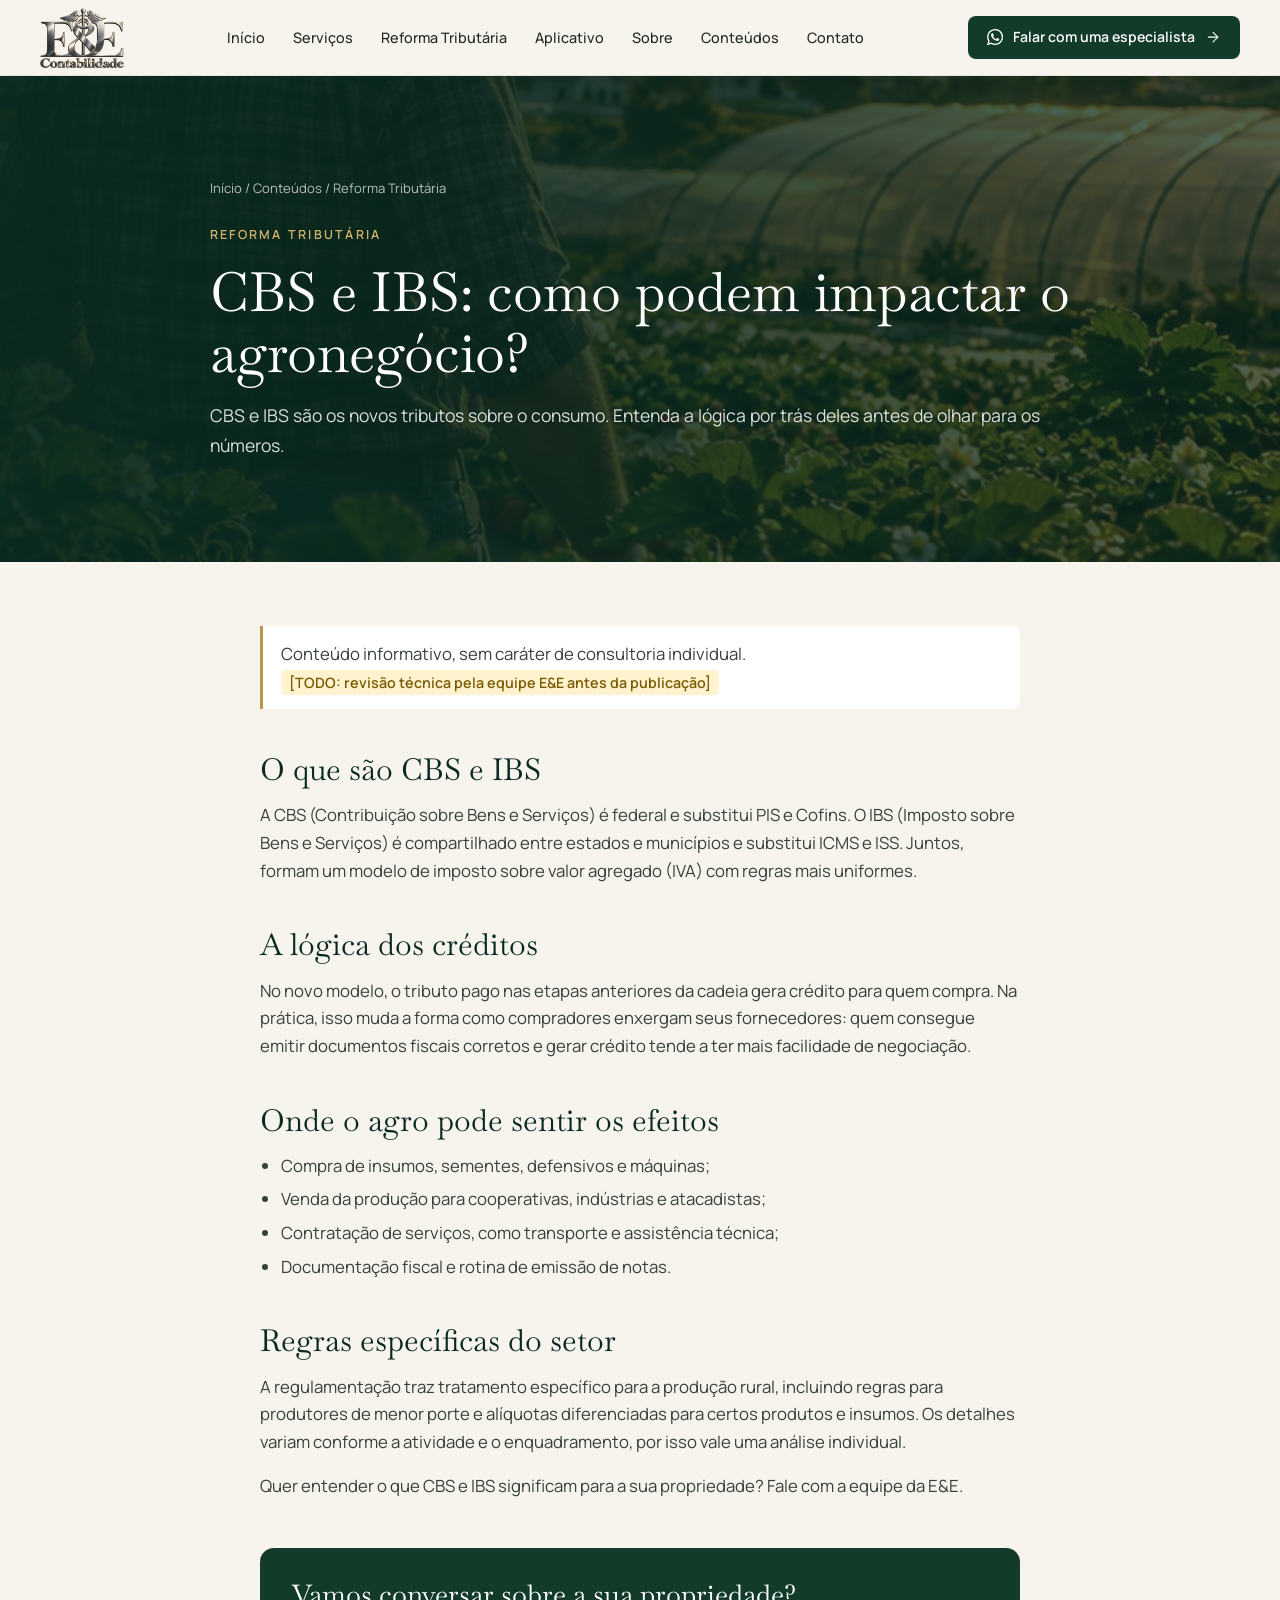
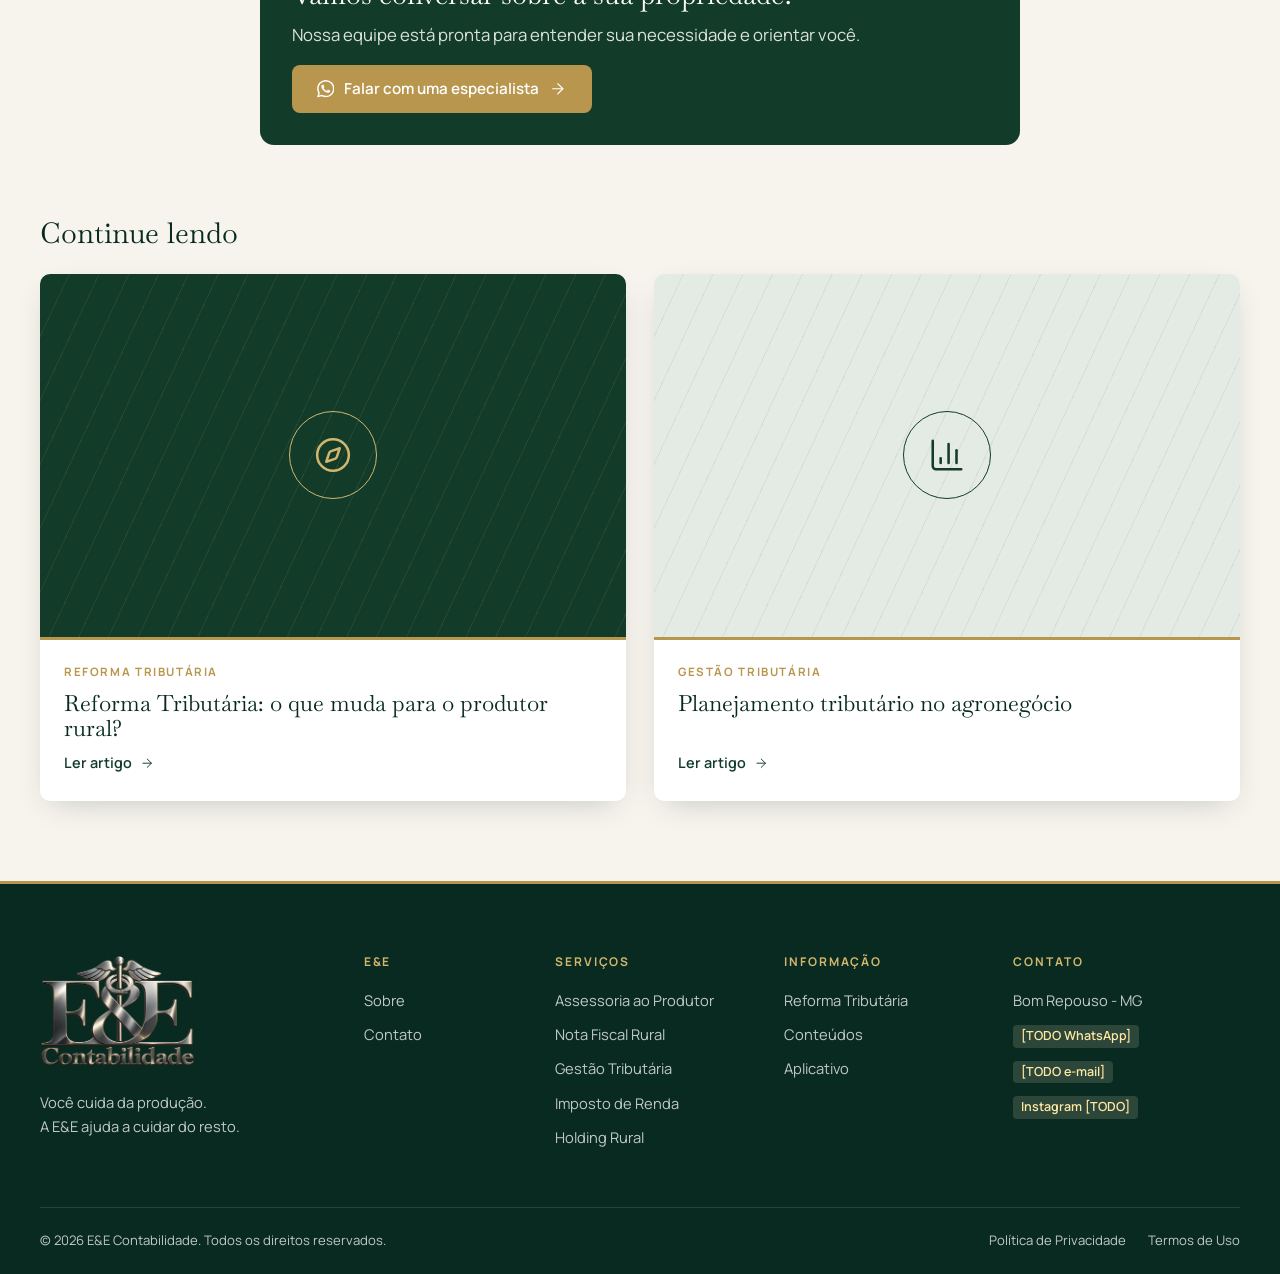
<file: conteudos/cbs-ibs-agronegocio.html>
<!doctype html>
<html lang="pt-BR" class="no-js">
<head>
<meta charset="utf-8">
<meta name="viewport" content="width=device-width, initial-scale=1">
<title>CBS e IBS no agronegócio: impactos para o produtor | E&amp;E Contabilidade</title>
<meta name="description" content="O que são CBS e IBS, como funciona a não cumulatividade e quais impactos podem ser esperados para o produtor rural e o agronegócio.">
<meta property="og:type" content="website">
<meta property="og:locale" content="pt_BR">
<meta property="og:title" content="CBS e IBS no agronegócio: impactos para o produtor | E&amp;E Contabilidade">
<meta property="og:description" content="O que são CBS e IBS, como funciona a não cumulatividade e quais impactos podem ser esperados para o produtor rural e o agronegócio.">
<meta property="og:image" content="../imagens/web/hero.jpg">
<meta name="theme-color" content="#123b2a">
<link rel="preconnect" href="https://fonts.googleapis.com">
<link rel="preconnect" href="https://fonts.gstatic.com" crossorigin>
<link href="https://fonts.googleapis.com/css2?family=Baskervville:wght@400;500;600&family=Manrope:wght@400;500;600;700&display=swap" rel="stylesheet">
<link rel="stylesheet" href="../assets/css/style.css">
<script type="application/ld+json">{"@context":"https://schema.org","@type":"Article","headline":"CBS e IBS: como podem impactar o agronegócio?","description":"O que são CBS e IBS, como funciona a não cumulatividade e quais impactos podem ser esperados para o produtor rural e o agronegócio.","inLanguage":"pt-BR","author":{"@type":"Organization","name":"E&E Contabilidade"},"publisher":{"@type":"Organization","name":"E&E Contabilidade"}}</script>
</head>
<body>
<a class="skip-link" href="#conteudo-principal">Ir para o conteúdo</a>
<svg xmlns="http://www.w3.org/2000/svg" style="display:none" aria-hidden="true"><symbol id="i-arrow" viewBox="0 0 24 24"><path d="M5 12h14"/><path d="m12 5 7 7-7 7"/></symbol><symbol id="i-pin" viewBox="0 0 24 24"><path d="M20 10c0 6-8 12-8 12s-8-6-8-12a8 8 0 0 1 16 0Z"/><circle cx="12" cy="10" r="3"/></symbol><symbol id="i-shield" viewBox="0 0 24 24"><path d="M20 13c0 5-3.5 7.5-7.66 8.95a1 1 0 0 1-.67-.01C7.5 20.5 4 18 4 13V6a1 1 0 0 1 1-1c2 0 4.5-1.2 6.24-2.72a1.17 1.17 0 0 1 1.52 0C14.51 3.81 17 5 19 5a1 1 0 0 1 1 1z"/><path d="m9 12 2 2 4-4"/></symbol><symbol id="i-users" viewBox="0 0 24 24"><path d="M16 21v-2a4 4 0 0 0-4-4H6a4 4 0 0 0-4 4v2"/><circle cx="9" cy="7" r="4"/><path d="M22 21v-2a4 4 0 0 0-3-3.87"/><path d="M16 3.13a4 4 0 0 1 0 7.75"/></symbol><symbol id="i-sprout" viewBox="0 0 24 24"><path d="M7 20h10"/><path d="M10 20c5.5-2.5.8-6.4 3-10"/><path d="M9.5 9.4c1.1.8 1.8 2.2 2.3 3.7-2 .4-3.5.4-4.8-.3-1.2-.6-2.3-1.9-3-4.2 2.8-.5 4.4 0 5.5.8z"/><path d="M14.1 6a7 7 0 0 0-1.1 4c1.9-.1 3.3-.6 4.3-1.4 1-1 1.6-2.3 1.7-4.6-2.7.1-4 1-4.9 2z"/></symbol><symbol id="i-file" viewBox="0 0 24 24"><path d="M15 2H6a2 2 0 0 0-2 2v16a2 2 0 0 0 2 2h12a2 2 0 0 0 2-2V7Z"/><path d="M14 2v4a2 2 0 0 0 2 2h4"/><path d="M10 9H8"/><path d="M16 13H8"/><path d="M16 17H8"/></symbol><symbol id="i-filecheck" viewBox="0 0 24 24"><path d="M15 2H6a2 2 0 0 0-2 2v16a2 2 0 0 0 2 2h12a2 2 0 0 0 2-2V7Z"/><path d="M14 2v4a2 2 0 0 0 2 2h4"/><path d="m9 15 2 2 4-4"/></symbol><symbol id="i-chart" viewBox="0 0 24 24"><path d="M3 3v16a2 2 0 0 0 2 2h16"/><path d="M18 17V9"/><path d="M13 17V5"/><path d="M8 17v-3"/></symbol><symbol id="i-user" viewBox="0 0 24 24"><path d="M19 21v-2a4 4 0 0 0-4-4H9a4 4 0 0 0-4 4v2"/><circle cx="12" cy="7" r="4"/></symbol><symbol id="i-home" viewBox="0 0 24 24"><path d="M15 21v-8a1 1 0 0 0-1-1h-4a1 1 0 0 0-1 1v8"/><path d="M3 10a2 2 0 0 1 .709-1.528l7-5.999a2 2 0 0 1 2.582 0l7 5.999A2 2 0 0 1 21 10v9a2 2 0 0 1-2 2H5a2 2 0 0 1-2-2z"/></symbol><symbol id="i-lock" viewBox="0 0 24 24"><rect width="18" height="11" x="3" y="11" rx="2"/><path d="M7 11V7a5 5 0 0 1 10 0v4"/></symbol><symbol id="i-heart" viewBox="0 0 24 24"><path d="M19 14c1.49-1.46 3-3.21 3-5.5A5.5 5.5 0 0 0 16.5 3c-1.76 0-3 .5-4.5 2-1.5-1.5-2.74-2-4.5-2A5.5 5.5 0 0 0 2 8.5c0 2.3 1.5 4.05 3 5.5l7 7Z"/></symbol><symbol id="i-book" viewBox="0 0 24 24"><path d="M12 7v14"/><path d="M3 18a1 1 0 0 1-1-1V4a1 1 0 0 1 1-1h5a4 4 0 0 1 4 4 4 4 0 0 1 4-4h5a1 1 0 0 1 1 1v13a1 1 0 0 1-1 1h-6a3 3 0 0 0-3 3 3 3 0 0 0-3-3z"/></symbol><symbol id="i-mountain" viewBox="0 0 24 24"><path d="m8 3 4 8 5-5 5 15H2L8 3z"/></symbol><symbol id="i-trend" viewBox="0 0 24 24"><polyline points="22 7 13.5 15.5 8.5 10.5 2 17"/><polyline points="16 7 22 7 22 13"/></symbol><symbol id="i-phone-app" viewBox="0 0 24 24"><rect width="14" height="20" x="5" y="2" rx="2"/><path d="M12 18h.01"/></symbol><symbol id="i-folder" viewBox="0 0 24 24"><path d="M20 20a2 2 0 0 0 2-2V8a2 2 0 0 0-2-2h-7.9a2 2 0 0 1-1.69-.9L9.6 3.9A2 2 0 0 0 7.93 3H4a2 2 0 0 0-2 2v13a2 2 0 0 0 2 2Z"/></symbol><symbol id="i-headset" viewBox="0 0 24 24"><path d="M3 11h3a2 2 0 0 1 2 2v3a2 2 0 0 1-2 2H5a2 2 0 0 1-2-2v-5Zm0 0a9 9 0 1 1 18 0m0 0v5a2 2 0 0 1-2 2h-1a2 2 0 0 1-2-2v-3a2 2 0 0 1 2-2h3Z"/><path d="M21 16v2a4 4 0 0 1-4 4h-5"/></symbol><symbol id="i-compass" viewBox="0 0 24 24"><circle cx="12" cy="12" r="10"/><path d="m16.24 7.76-1.804 5.411a2 2 0 0 1-1.265 1.265L7.76 16.24l1.804-5.411a2 2 0 0 1 1.265-1.265z"/></symbol><symbol id="i-percent" viewBox="0 0 24 24"><line x1="19" x2="5" y1="5" y2="19"/><circle cx="6.5" cy="6.5" r="2.5"/><circle cx="17.5" cy="17.5" r="2.5"/></symbol><symbol id="i-clipboard" viewBox="0 0 24 24"><rect width="8" height="4" x="8" y="2" rx="1"/><path d="M16 4h2a2 2 0 0 1 2 2v14a2 2 0 0 1-2 2H6a2 2 0 0 1-2-2V6a2 2 0 0 1 2-2h2"/><path d="M12 11h4"/><path d="M12 16h4"/><path d="M8 11h.01"/><path d="M8 16h.01"/></symbol><symbol id="i-phone" viewBox="0 0 24 24"><path d="M22 16.92v3a2 2 0 0 1-2.18 2 19.79 19.79 0 0 1-8.63-3.07 19.5 19.5 0 0 1-6-6 19.79 19.79 0 0 1-3.07-8.67A2 2 0 0 1 4.11 2h3a2 2 0 0 1 2 1.72c.127.96.361 1.903.7 2.81a2 2 0 0 1-.45 2.11L8.09 9.91a16 16 0 0 0 6 6l1.27-1.27a2 2 0 0 1 2.11-.45c.907.339 1.85.573 2.81.7A2 2 0 0 1 22 16.92z"/></symbol><symbol id="i-mail" viewBox="0 0 24 24"><rect width="20" height="16" x="2" y="4" rx="2"/><path d="m22 7-8.97 5.7a1.94 1.94 0 0 1-2.06 0L2 7"/></symbol><symbol id="i-insta" viewBox="0 0 24 24"><rect width="20" height="20" x="2" y="2" rx="5" ry="5"/><path d="M16 11.37A4 4 0 1 1 12.63 8 4 4 0 0 1 16 11.37z"/><line x1="17.5" x2="17.51" y1="6.5" y2="6.5"/></symbol><symbol id="i-menu" viewBox="0 0 24 24"><path d="M4 6h16M4 12h16M4 18h16"/></symbol><symbol id="i-image" viewBox="0 0 24 24"><rect width="18" height="18" x="3" y="3" rx="2"/><circle cx="9" cy="9" r="2"/><path d="m21 15-3.09-3.09a2 2 0 0 0-2.82 0L6 21"/></symbol><symbol id="i-wa" viewBox="0 0 24 24"><path class="icon-fill" d="M17.472 14.382c-.297-.149-1.758-.867-2.03-.967-.273-.099-.471-.148-.67.15-.197.297-.767.966-.94 1.164-.173.199-.347.223-.644.075-.297-.15-1.255-.463-2.39-1.475-.883-.788-1.48-1.761-1.653-2.059-.173-.297-.018-.458.13-.606.134-.133.298-.347.446-.52.149-.174.198-.298.298-.497.099-.198.05-.371-.025-.52-.075-.149-.669-1.612-.916-2.207-.242-.579-.487-.5-.669-.51-.173-.008-.371-.01-.57-.01-.198 0-.52.074-.792.372-.272.297-1.04 1.016-1.04 2.479 0 1.462 1.065 2.875 1.213 3.074.149.198 2.096 3.2 5.077 4.487.709.306 1.262.489 1.694.625.712.227 1.36.195 1.871.118.571-.085 1.758-.719 2.006-1.413.248-.694.248-1.289.173-1.413-.074-.124-.272-.198-.57-.347m-5.421 7.403h-.004a9.87 9.87 0 01-5.031-1.378l-.361-.214-3.741.982.998-3.648-.235-.374a9.86 9.86 0 01-1.51-5.26c.001-5.45 4.436-9.884 9.888-9.884 2.64 0 5.122 1.03 6.988 2.898a9.825 9.825 0 012.893 6.994c-.003 5.45-4.437 9.884-9.885 9.884m8.413-18.297A11.815 11.815 0 0012.05 0C5.495 0 .16 5.335.157 11.892c0 2.096.547 4.142 1.588 5.945L.057 24l6.305-1.654a11.882 11.882 0 005.683 1.448h.005c6.554 0 11.89-5.335 11.893-11.893a11.821 11.821 0 00-3.48-8.413z"/></symbol></svg>
<header class="site-header">
  <div class="container header-inner">
    <a class="logo" href="../index.html" aria-label="E&E Contabilidade — início"><img src="../imagens/web/logo.png" alt="E&E Contabilidade" width="640" height="457"></a>
    <nav class="main-nav" id="menu" aria-label="Principal"><ul><li><a href="../index.html#inicio">Início</a></li><li><a href="../index.html#servicos">Serviços</a></li><li><a href="../index.html#reforma">Reforma Tributária</a></li><li><a href="../index.html#aplicativo">Aplicativo</a></li><li><a href="../index.html#sobre">Sobre</a></li><li><a href="../conteudos/index.html">Conteúdos</a></li><li><a href="../index.html#contato">Contato</a></li></ul></nav>
    <a class="btn btn-verde header-cta" data-wa href="../index.html#contato"><svg class="icon icon-fill" aria-hidden="true"><use href="#i-wa"/></svg> Falar com uma especialista <svg class="icon " aria-hidden="true"><use href="#i-arrow"/></svg></a>
    <button class="nav-toggle" aria-expanded="false" aria-controls="menu" aria-label="Abrir menu"><svg class="icon " aria-hidden="true"><use href="#i-menu"/></svg></button>
  </div>
</header>
<main id="conteudo-principal">
<section class="page-hero">
  <img src="../imagens/web/svc-gestao.jpg" alt="" width="1200" height="600">
  <div class="container">
    <nav class="breadcrumb" aria-label="Você está em"><a href="../index.html">Início</a> / <a href="../conteudos/index.html">Conteúdos</a> / Reforma Tributária</nav>
    <span class="eyebrow dourado">Reforma Tributária</span>
    <h1>CBS e IBS: como podem impactar o agronegócio?</h1>
    <p class="lead">CBS e IBS são os novos tributos sobre o consumo. Entenda a lógica por trás deles antes de olhar para os números.</p>
  </div>
</section>
<article class="artigo">
  <div class="container">
    <p class="aviso">Conteúdo informativo, sem caráter de consultoria individual. <span class="todo">[TODO: revisão técnica pela equipe E&amp;E antes da publicação]</span></p>
    <h2>O que são CBS e IBS</h2>
<p>A CBS (Contribuição sobre Bens e Serviços) é federal e substitui PIS e Cofins. O IBS (Imposto sobre Bens e Serviços) é compartilhado entre estados e municípios e substitui ICMS e ISS. Juntos, formam um modelo de imposto sobre valor agregado (IVA) com regras mais uniformes.</p>
<h2>A lógica dos créditos</h2>
<p>No novo modelo, o tributo pago nas etapas anteriores da cadeia gera crédito para quem compra. Na prática, isso muda a forma como compradores enxergam seus fornecedores: quem consegue emitir documentos fiscais corretos e gerar crédito tende a ter mais facilidade de negociação.</p>
<h2>Onde o agro pode sentir os efeitos</h2>
<ul><li>Compra de insumos, sementes, defensivos e máquinas;</li><li>Venda da produção para cooperativas, indústrias e atacadistas;</li><li>Contratação de serviços, como transporte e assistência técnica;</li><li>Documentação fiscal e rotina de emissão de notas.</li></ul>
<h2>Regras específicas do setor</h2>
<p>A regulamentação traz tratamento específico para a produção rural, incluindo regras para produtores de menor porte e alíquotas diferenciadas para certos produtos e insumos. Os detalhes variam conforme a atividade e o enquadramento, por isso vale uma análise individual.</p>
<p>Quer entender o que CBS e IBS significam para a sua propriedade? Fale com a equipe da E&E.</p>

    <div class="artigo-cta">
      <h2>Vamos conversar sobre a sua propriedade?</h2>
      <p>Nossa equipe está pronta para entender sua necessidade e orientar você.</p>
      <a class="btn btn-dourado" data-wa href="../index.html#contato"><svg class="icon icon-fill" aria-hidden="true"><use href="#i-wa"/></svg> Falar com uma especialista <svg class="icon " aria-hidden="true"><use href="#i-arrow"/></svg></a>
    </div>
  </div>
</article>
<section class="relacionados">
  <div class="container">
    <h2>Continue lendo</h2>
    <div class="grid-artigos" style="grid-template-columns:repeat(auto-fit,minmax(280px,1fr))"><a class="card-art reveal" href="../conteudos/reforma-tributaria-produtor-rural.html">
  <figure class="painel tema-1" aria-hidden="true"><span class="painel-ico"><svg class="icon " aria-hidden="true"><use href="#i-compass"/></svg></span></figure>
  <div class="body"><span class="cat">Reforma Tributária</span><h3>Reforma Tributária: o que muda para o produtor rural?</h3><span class="ler">Ler artigo <svg class="icon " aria-hidden="true"><use href="#i-arrow"/></svg></span></div>
</a><a class="card-art reveal" href="../conteudos/planejamento-tributario-agronegocio.html">
  <figure class="painel tema-6" aria-hidden="true"><span class="painel-ico"><svg class="icon " aria-hidden="true"><use href="#i-chart"/></svg></span></figure>
  <div class="body"><span class="cat">Gestão Tributária</span><h3>Planejamento tributário no agronegócio</h3><span class="ler">Ler artigo <svg class="icon " aria-hidden="true"><use href="#i-arrow"/></svg></span></div>
</a></div>
  </div>
</section>
</main>
<footer class="site-footer">
  <div class="container">
    <div class="footer-grid">
      <div class="footer-brand"><a class="logo logo-claro" href="../index.html" aria-label="E&E Contabilidade — início"><img src="../imagens/web/logo.png" alt="E&E Contabilidade" width="640" height="457"></a><p>Você cuida da produção.<br>A E&amp;E ajuda a cuidar do resto.</p></div>
      <div><h4>E&amp;E</h4><ul><li><a href="../index.html#sobre">Sobre</a></li><li><a href="../index.html#contato">Contato</a></li></ul></div>
      <div><h4>Serviços</h4><ul>
        <li><a href="../index.html#servicos">Assessoria ao Produtor</a></li><li><a href="../conteudos/nota-fiscal-produtor-rural.html">Nota Fiscal Rural</a></li>
        <li><a href="../conteudos/planejamento-tributario-agronegocio.html">Gestão Tributária</a></li><li><a href="../conteudos/imposto-de-renda-produtor-rural.html">Imposto de Renda</a></li>
        <li><a href="../conteudos/holding-rural-quando-faz-sentido.html">Holding Rural</a></li></ul></div>
      <div><h4>Informação</h4><ul><li><a href="../index.html#reforma">Reforma Tributária</a></li><li><a href="../conteudos/index.html">Conteúdos</a></li><li><a href="../index.html#aplicativo">Aplicativo</a></li></ul></div>
      <div><h4>Contato</h4><ul>
        <li>Bom Repouso - MG</li>
        <li><span class="todo" data-contact="whatsapp">[TODO WhatsApp]</span></li>
        <li><span class="todo" data-contact="email">[TODO e-mail]</span></li>
        <li><span class="todo" data-contact="instagram">Instagram [TODO]</span></li></ul></div>
    </div>
    <div class="footer-bottom">
      <span>© <span id="ano">2026</span> E&E Contabilidade. Todos os direitos reservados.</span>
      <nav aria-label="Legal"><a href="../privacidade.html">Política de Privacidade</a><a href="../termos.html">Termos de Uso</a></nav>
    </div>
  </div>
</footer>
<a class="wa-float" data-wa href="../index.html#contato" aria-label="Falar pelo WhatsApp"><svg class="icon icon-fill" aria-hidden="true"><use href="#i-wa"/></svg></a>
<script src="../assets/js/site.js"></script>
<script>document.getElementById("ano").textContent = new Date().getFullYear();</script>
</body>
</html>
</file>
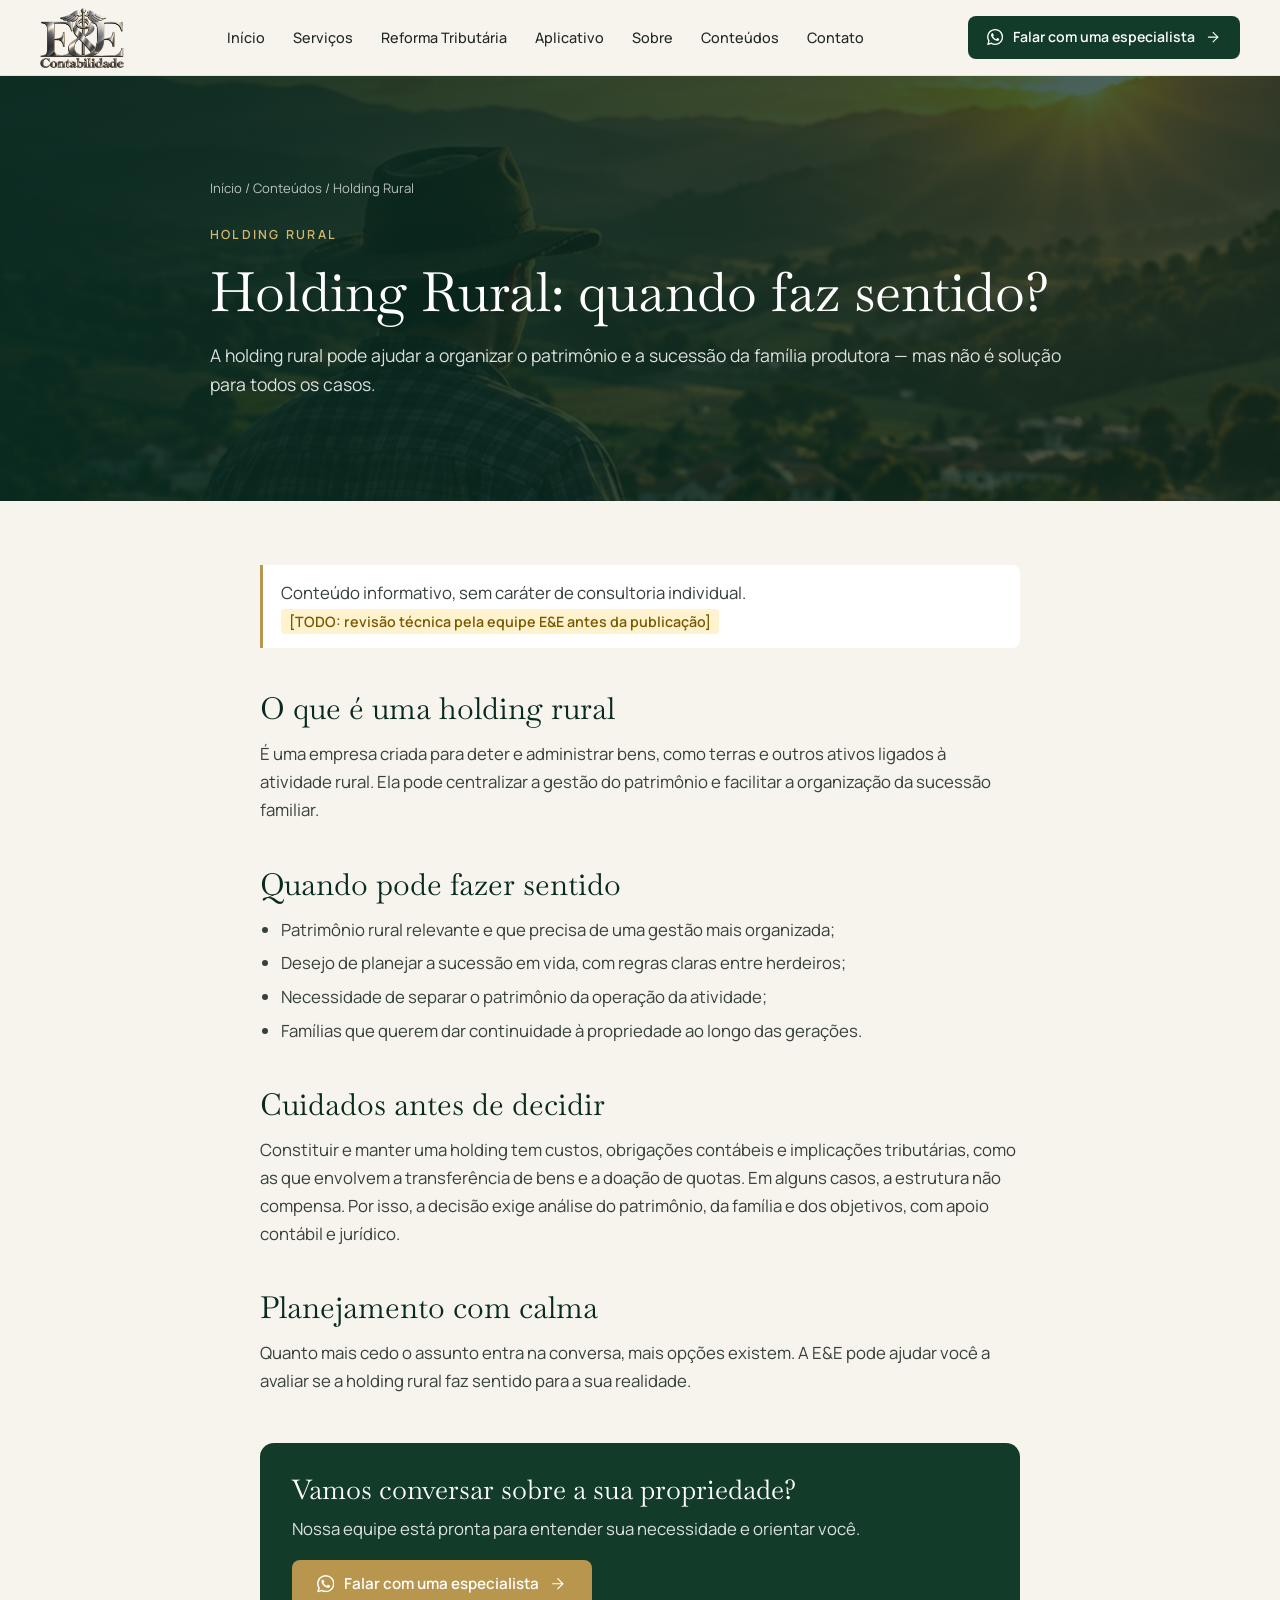
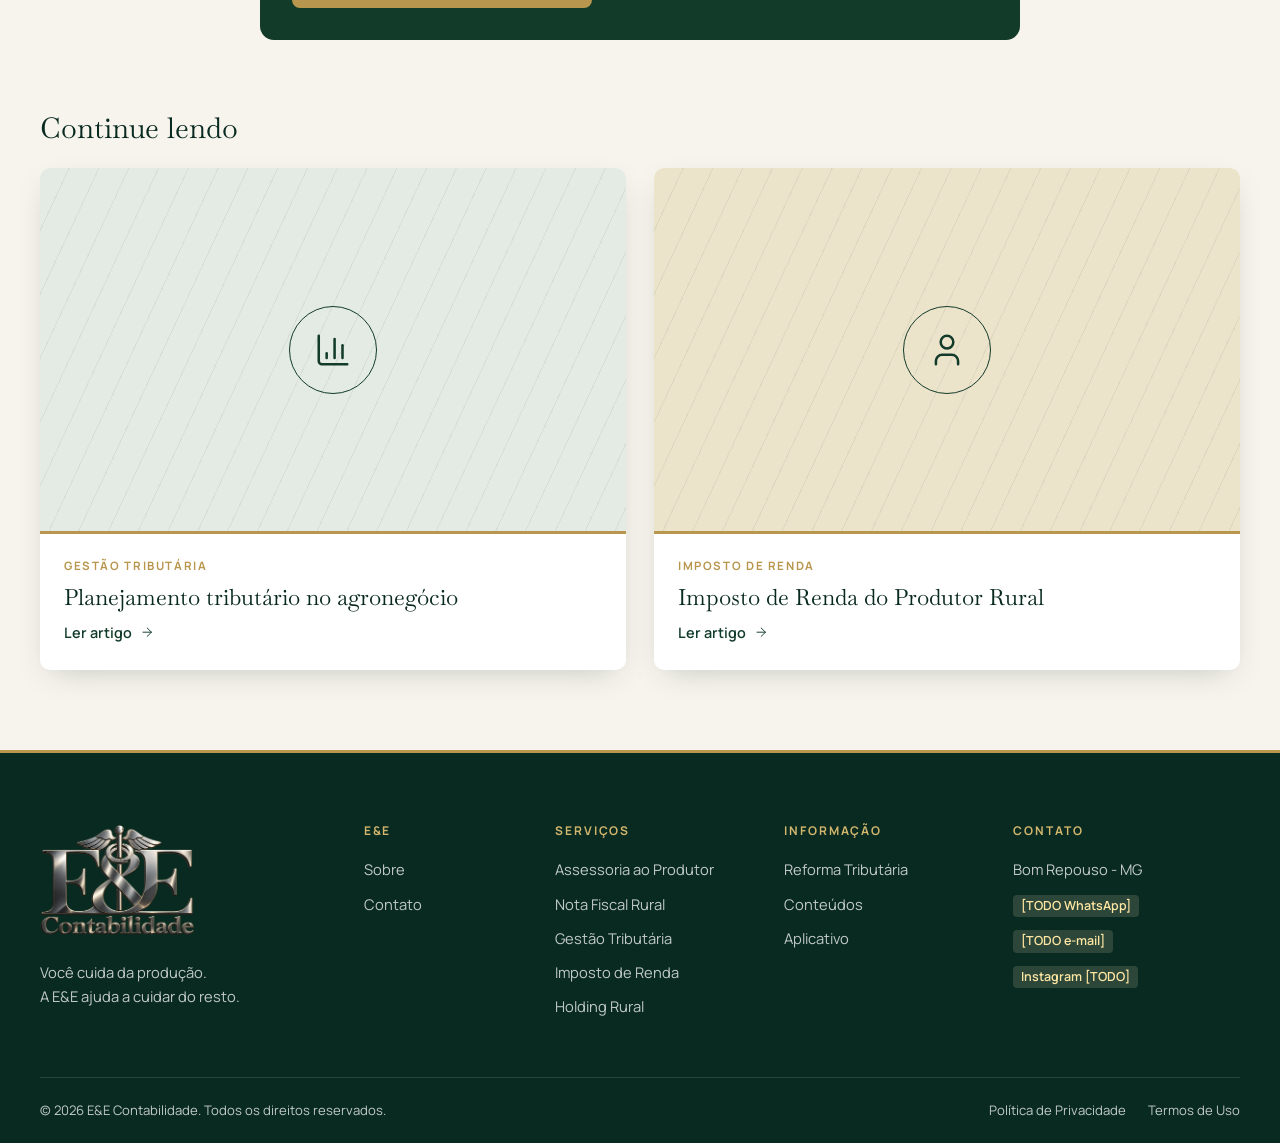
<file: conteudos/holding-rural-quando-faz-sentido.html>
<!doctype html>
<html lang="pt-BR" class="no-js">
<head>
<meta charset="utf-8">
<meta name="viewport" content="width=device-width, initial-scale=1">
<title>Holding rural: quando faz sentido para a propriedade | E&amp;E Contabilidade</title>
<meta name="description" content="O que é uma holding rural, para que serve no planejamento patrimonial e sucessório e quais cuidados considerar antes de constituir uma.">
<meta property="og:type" content="website">
<meta property="og:locale" content="pt_BR">
<meta property="og:title" content="Holding rural: quando faz sentido para a propriedade | E&amp;E Contabilidade">
<meta property="og:description" content="O que é uma holding rural, para que serve no planejamento patrimonial e sucessório e quais cuidados considerar antes de constituir uma.">
<meta property="og:image" content="../imagens/web/hero.jpg">
<meta name="theme-color" content="#123b2a">
<link rel="preconnect" href="https://fonts.googleapis.com">
<link rel="preconnect" href="https://fonts.gstatic.com" crossorigin>
<link href="https://fonts.googleapis.com/css2?family=Baskervville:wght@400;500;600&family=Manrope:wght@400;500;600;700&display=swap" rel="stylesheet">
<link rel="stylesheet" href="../assets/css/style.css">
<script type="application/ld+json">{"@context":"https://schema.org","@type":"Article","headline":"Holding Rural: quando faz sentido?","description":"O que é uma holding rural, para que serve no planejamento patrimonial e sucessório e quais cuidados considerar antes de constituir uma.","inLanguage":"pt-BR","author":{"@type":"Organization","name":"E&E Contabilidade"},"publisher":{"@type":"Organization","name":"E&E Contabilidade"}}</script>
</head>
<body>
<a class="skip-link" href="#conteudo-principal">Ir para o conteúdo</a>
<svg xmlns="http://www.w3.org/2000/svg" style="display:none" aria-hidden="true"><symbol id="i-arrow" viewBox="0 0 24 24"><path d="M5 12h14"/><path d="m12 5 7 7-7 7"/></symbol><symbol id="i-pin" viewBox="0 0 24 24"><path d="M20 10c0 6-8 12-8 12s-8-6-8-12a8 8 0 0 1 16 0Z"/><circle cx="12" cy="10" r="3"/></symbol><symbol id="i-shield" viewBox="0 0 24 24"><path d="M20 13c0 5-3.5 7.5-7.66 8.95a1 1 0 0 1-.67-.01C7.5 20.5 4 18 4 13V6a1 1 0 0 1 1-1c2 0 4.5-1.2 6.24-2.72a1.17 1.17 0 0 1 1.52 0C14.51 3.81 17 5 19 5a1 1 0 0 1 1 1z"/><path d="m9 12 2 2 4-4"/></symbol><symbol id="i-users" viewBox="0 0 24 24"><path d="M16 21v-2a4 4 0 0 0-4-4H6a4 4 0 0 0-4 4v2"/><circle cx="9" cy="7" r="4"/><path d="M22 21v-2a4 4 0 0 0-3-3.87"/><path d="M16 3.13a4 4 0 0 1 0 7.75"/></symbol><symbol id="i-sprout" viewBox="0 0 24 24"><path d="M7 20h10"/><path d="M10 20c5.5-2.5.8-6.4 3-10"/><path d="M9.5 9.4c1.1.8 1.8 2.2 2.3 3.7-2 .4-3.5.4-4.8-.3-1.2-.6-2.3-1.9-3-4.2 2.8-.5 4.4 0 5.5.8z"/><path d="M14.1 6a7 7 0 0 0-1.1 4c1.9-.1 3.3-.6 4.3-1.4 1-1 1.6-2.3 1.7-4.6-2.7.1-4 1-4.9 2z"/></symbol><symbol id="i-file" viewBox="0 0 24 24"><path d="M15 2H6a2 2 0 0 0-2 2v16a2 2 0 0 0 2 2h12a2 2 0 0 0 2-2V7Z"/><path d="M14 2v4a2 2 0 0 0 2 2h4"/><path d="M10 9H8"/><path d="M16 13H8"/><path d="M16 17H8"/></symbol><symbol id="i-filecheck" viewBox="0 0 24 24"><path d="M15 2H6a2 2 0 0 0-2 2v16a2 2 0 0 0 2 2h12a2 2 0 0 0 2-2V7Z"/><path d="M14 2v4a2 2 0 0 0 2 2h4"/><path d="m9 15 2 2 4-4"/></symbol><symbol id="i-chart" viewBox="0 0 24 24"><path d="M3 3v16a2 2 0 0 0 2 2h16"/><path d="M18 17V9"/><path d="M13 17V5"/><path d="M8 17v-3"/></symbol><symbol id="i-user" viewBox="0 0 24 24"><path d="M19 21v-2a4 4 0 0 0-4-4H9a4 4 0 0 0-4 4v2"/><circle cx="12" cy="7" r="4"/></symbol><symbol id="i-home" viewBox="0 0 24 24"><path d="M15 21v-8a1 1 0 0 0-1-1h-4a1 1 0 0 0-1 1v8"/><path d="M3 10a2 2 0 0 1 .709-1.528l7-5.999a2 2 0 0 1 2.582 0l7 5.999A2 2 0 0 1 21 10v9a2 2 0 0 1-2 2H5a2 2 0 0 1-2-2z"/></symbol><symbol id="i-lock" viewBox="0 0 24 24"><rect width="18" height="11" x="3" y="11" rx="2"/><path d="M7 11V7a5 5 0 0 1 10 0v4"/></symbol><symbol id="i-heart" viewBox="0 0 24 24"><path d="M19 14c1.49-1.46 3-3.21 3-5.5A5.5 5.5 0 0 0 16.5 3c-1.76 0-3 .5-4.5 2-1.5-1.5-2.74-2-4.5-2A5.5 5.5 0 0 0 2 8.5c0 2.3 1.5 4.05 3 5.5l7 7Z"/></symbol><symbol id="i-book" viewBox="0 0 24 24"><path d="M12 7v14"/><path d="M3 18a1 1 0 0 1-1-1V4a1 1 0 0 1 1-1h5a4 4 0 0 1 4 4 4 4 0 0 1 4-4h5a1 1 0 0 1 1 1v13a1 1 0 0 1-1 1h-6a3 3 0 0 0-3 3 3 3 0 0 0-3-3z"/></symbol><symbol id="i-mountain" viewBox="0 0 24 24"><path d="m8 3 4 8 5-5 5 15H2L8 3z"/></symbol><symbol id="i-trend" viewBox="0 0 24 24"><polyline points="22 7 13.5 15.5 8.5 10.5 2 17"/><polyline points="16 7 22 7 22 13"/></symbol><symbol id="i-phone-app" viewBox="0 0 24 24"><rect width="14" height="20" x="5" y="2" rx="2"/><path d="M12 18h.01"/></symbol><symbol id="i-folder" viewBox="0 0 24 24"><path d="M20 20a2 2 0 0 0 2-2V8a2 2 0 0 0-2-2h-7.9a2 2 0 0 1-1.69-.9L9.6 3.9A2 2 0 0 0 7.93 3H4a2 2 0 0 0-2 2v13a2 2 0 0 0 2 2Z"/></symbol><symbol id="i-headset" viewBox="0 0 24 24"><path d="M3 11h3a2 2 0 0 1 2 2v3a2 2 0 0 1-2 2H5a2 2 0 0 1-2-2v-5Zm0 0a9 9 0 1 1 18 0m0 0v5a2 2 0 0 1-2 2h-1a2 2 0 0 1-2-2v-3a2 2 0 0 1 2-2h3Z"/><path d="M21 16v2a4 4 0 0 1-4 4h-5"/></symbol><symbol id="i-compass" viewBox="0 0 24 24"><circle cx="12" cy="12" r="10"/><path d="m16.24 7.76-1.804 5.411a2 2 0 0 1-1.265 1.265L7.76 16.24l1.804-5.411a2 2 0 0 1 1.265-1.265z"/></symbol><symbol id="i-percent" viewBox="0 0 24 24"><line x1="19" x2="5" y1="5" y2="19"/><circle cx="6.5" cy="6.5" r="2.5"/><circle cx="17.5" cy="17.5" r="2.5"/></symbol><symbol id="i-clipboard" viewBox="0 0 24 24"><rect width="8" height="4" x="8" y="2" rx="1"/><path d="M16 4h2a2 2 0 0 1 2 2v14a2 2 0 0 1-2 2H6a2 2 0 0 1-2-2V6a2 2 0 0 1 2-2h2"/><path d="M12 11h4"/><path d="M12 16h4"/><path d="M8 11h.01"/><path d="M8 16h.01"/></symbol><symbol id="i-phone" viewBox="0 0 24 24"><path d="M22 16.92v3a2 2 0 0 1-2.18 2 19.79 19.79 0 0 1-8.63-3.07 19.5 19.5 0 0 1-6-6 19.79 19.79 0 0 1-3.07-8.67A2 2 0 0 1 4.11 2h3a2 2 0 0 1 2 1.72c.127.96.361 1.903.7 2.81a2 2 0 0 1-.45 2.11L8.09 9.91a16 16 0 0 0 6 6l1.27-1.27a2 2 0 0 1 2.11-.45c.907.339 1.85.573 2.81.7A2 2 0 0 1 22 16.92z"/></symbol><symbol id="i-mail" viewBox="0 0 24 24"><rect width="20" height="16" x="2" y="4" rx="2"/><path d="m22 7-8.97 5.7a1.94 1.94 0 0 1-2.06 0L2 7"/></symbol><symbol id="i-insta" viewBox="0 0 24 24"><rect width="20" height="20" x="2" y="2" rx="5" ry="5"/><path d="M16 11.37A4 4 0 1 1 12.63 8 4 4 0 0 1 16 11.37z"/><line x1="17.5" x2="17.51" y1="6.5" y2="6.5"/></symbol><symbol id="i-menu" viewBox="0 0 24 24"><path d="M4 6h16M4 12h16M4 18h16"/></symbol><symbol id="i-image" viewBox="0 0 24 24"><rect width="18" height="18" x="3" y="3" rx="2"/><circle cx="9" cy="9" r="2"/><path d="m21 15-3.09-3.09a2 2 0 0 0-2.82 0L6 21"/></symbol><symbol id="i-wa" viewBox="0 0 24 24"><path class="icon-fill" d="M17.472 14.382c-.297-.149-1.758-.867-2.03-.967-.273-.099-.471-.148-.67.15-.197.297-.767.966-.94 1.164-.173.199-.347.223-.644.075-.297-.15-1.255-.463-2.39-1.475-.883-.788-1.48-1.761-1.653-2.059-.173-.297-.018-.458.13-.606.134-.133.298-.347.446-.52.149-.174.198-.298.298-.497.099-.198.05-.371-.025-.52-.075-.149-.669-1.612-.916-2.207-.242-.579-.487-.5-.669-.51-.173-.008-.371-.01-.57-.01-.198 0-.52.074-.792.372-.272.297-1.04 1.016-1.04 2.479 0 1.462 1.065 2.875 1.213 3.074.149.198 2.096 3.2 5.077 4.487.709.306 1.262.489 1.694.625.712.227 1.36.195 1.871.118.571-.085 1.758-.719 2.006-1.413.248-.694.248-1.289.173-1.413-.074-.124-.272-.198-.57-.347m-5.421 7.403h-.004a9.87 9.87 0 01-5.031-1.378l-.361-.214-3.741.982.998-3.648-.235-.374a9.86 9.86 0 01-1.51-5.26c.001-5.45 4.436-9.884 9.888-9.884 2.64 0 5.122 1.03 6.988 2.898a9.825 9.825 0 012.893 6.994c-.003 5.45-4.437 9.884-9.885 9.884m8.413-18.297A11.815 11.815 0 0012.05 0C5.495 0 .16 5.335.157 11.892c0 2.096.547 4.142 1.588 5.945L.057 24l6.305-1.654a11.882 11.882 0 005.683 1.448h.005c6.554 0 11.89-5.335 11.893-11.893a11.821 11.821 0 00-3.48-8.413z"/></symbol></svg>
<header class="site-header">
  <div class="container header-inner">
    <a class="logo" href="../index.html" aria-label="E&E Contabilidade — início"><img src="../imagens/web/logo.png" alt="E&E Contabilidade" width="640" height="457"></a>
    <nav class="main-nav" id="menu" aria-label="Principal"><ul><li><a href="../index.html#inicio">Início</a></li><li><a href="../index.html#servicos">Serviços</a></li><li><a href="../index.html#reforma">Reforma Tributária</a></li><li><a href="../index.html#aplicativo">Aplicativo</a></li><li><a href="../index.html#sobre">Sobre</a></li><li><a href="../conteudos/index.html">Conteúdos</a></li><li><a href="../index.html#contato">Contato</a></li></ul></nav>
    <a class="btn btn-verde header-cta" data-wa href="../index.html#contato"><svg class="icon icon-fill" aria-hidden="true"><use href="#i-wa"/></svg> Falar com uma especialista <svg class="icon " aria-hidden="true"><use href="#i-arrow"/></svg></a>
    <button class="nav-toggle" aria-expanded="false" aria-controls="menu" aria-label="Abrir menu"><svg class="icon " aria-hidden="true"><use href="#i-menu"/></svg></button>
  </div>
</header>
<main id="conteudo-principal">
<section class="page-hero">
  <img src="../imagens/web/svc-holding.jpg" alt="" width="1200" height="600">
  <div class="container">
    <nav class="breadcrumb" aria-label="Você está em"><a href="../index.html">Início</a> / <a href="../conteudos/index.html">Conteúdos</a> / Holding Rural</nav>
    <span class="eyebrow dourado">Holding Rural</span>
    <h1>Holding Rural: quando faz sentido?</h1>
    <p class="lead">A holding rural pode ajudar a organizar o patrimônio e a sucessão da família produtora — mas não é solução para todos os casos.</p>
  </div>
</section>
<article class="artigo">
  <div class="container">
    <p class="aviso">Conteúdo informativo, sem caráter de consultoria individual. <span class="todo">[TODO: revisão técnica pela equipe E&amp;E antes da publicação]</span></p>
    <h2>O que é uma holding rural</h2>
<p>É uma empresa criada para deter e administrar bens, como terras e outros ativos ligados à atividade rural. Ela pode centralizar a gestão do patrimônio e facilitar a organização da sucessão familiar.</p>
<h2>Quando pode fazer sentido</h2>
<ul><li>Patrimônio rural relevante e que precisa de uma gestão mais organizada;</li><li>Desejo de planejar a sucessão em vida, com regras claras entre herdeiros;</li><li>Necessidade de separar o patrimônio da operação da atividade;</li><li>Famílias que querem dar continuidade à propriedade ao longo das gerações.</li></ul>
<h2>Cuidados antes de decidir</h2>
<p>Constituir e manter uma holding tem custos, obrigações contábeis e implicações tributárias, como as que envolvem a transferência de bens e a doação de quotas. Em alguns casos, a estrutura não compensa. Por isso, a decisão exige análise do patrimônio, da família e dos objetivos, com apoio contábil e jurídico.</p>
<h2>Planejamento com calma</h2>
<p>Quanto mais cedo o assunto entra na conversa, mais opções existem. A E&E pode ajudar você a avaliar se a holding rural faz sentido para a sua realidade.</p>

    <div class="artigo-cta">
      <h2>Vamos conversar sobre a sua propriedade?</h2>
      <p>Nossa equipe está pronta para entender sua necessidade e orientar você.</p>
      <a class="btn btn-dourado" data-wa href="../index.html#contato"><svg class="icon icon-fill" aria-hidden="true"><use href="#i-wa"/></svg> Falar com uma especialista <svg class="icon " aria-hidden="true"><use href="#i-arrow"/></svg></a>
    </div>
  </div>
</article>
<section class="relacionados">
  <div class="container">
    <h2>Continue lendo</h2>
    <div class="grid-artigos" style="grid-template-columns:repeat(auto-fit,minmax(280px,1fr))"><a class="card-art reveal" href="../conteudos/planejamento-tributario-agronegocio.html">
  <figure class="painel tema-6" aria-hidden="true"><span class="painel-ico"><svg class="icon " aria-hidden="true"><use href="#i-chart"/></svg></span></figure>
  <div class="body"><span class="cat">Gestão Tributária</span><h3>Planejamento tributário no agronegócio</h3><span class="ler">Ler artigo <svg class="icon " aria-hidden="true"><use href="#i-arrow"/></svg></span></div>
</a><a class="card-art reveal" href="../conteudos/imposto-de-renda-produtor-rural.html">
  <figure class="painel tema-4" aria-hidden="true"><span class="painel-ico"><svg class="icon " aria-hidden="true"><use href="#i-user"/></svg></span></figure>
  <div class="body"><span class="cat">Imposto de Renda</span><h3>Imposto de Renda do Produtor Rural</h3><span class="ler">Ler artigo <svg class="icon " aria-hidden="true"><use href="#i-arrow"/></svg></span></div>
</a></div>
  </div>
</section>
</main>
<footer class="site-footer">
  <div class="container">
    <div class="footer-grid">
      <div class="footer-brand"><a class="logo logo-claro" href="../index.html" aria-label="E&E Contabilidade — início"><img src="../imagens/web/logo.png" alt="E&E Contabilidade" width="640" height="457"></a><p>Você cuida da produção.<br>A E&amp;E ajuda a cuidar do resto.</p></div>
      <div><h4>E&amp;E</h4><ul><li><a href="../index.html#sobre">Sobre</a></li><li><a href="../index.html#contato">Contato</a></li></ul></div>
      <div><h4>Serviços</h4><ul>
        <li><a href="../index.html#servicos">Assessoria ao Produtor</a></li><li><a href="../conteudos/nota-fiscal-produtor-rural.html">Nota Fiscal Rural</a></li>
        <li><a href="../conteudos/planejamento-tributario-agronegocio.html">Gestão Tributária</a></li><li><a href="../conteudos/imposto-de-renda-produtor-rural.html">Imposto de Renda</a></li>
        <li><a href="../conteudos/holding-rural-quando-faz-sentido.html">Holding Rural</a></li></ul></div>
      <div><h4>Informação</h4><ul><li><a href="../index.html#reforma">Reforma Tributária</a></li><li><a href="../conteudos/index.html">Conteúdos</a></li><li><a href="../index.html#aplicativo">Aplicativo</a></li></ul></div>
      <div><h4>Contato</h4><ul>
        <li>Bom Repouso - MG</li>
        <li><span class="todo" data-contact="whatsapp">[TODO WhatsApp]</span></li>
        <li><span class="todo" data-contact="email">[TODO e-mail]</span></li>
        <li><span class="todo" data-contact="instagram">Instagram [TODO]</span></li></ul></div>
    </div>
    <div class="footer-bottom">
      <span>© <span id="ano">2026</span> E&E Contabilidade. Todos os direitos reservados.</span>
      <nav aria-label="Legal"><a href="../privacidade.html">Política de Privacidade</a><a href="../termos.html">Termos de Uso</a></nav>
    </div>
  </div>
</footer>
<a class="wa-float" data-wa href="../index.html#contato" aria-label="Falar pelo WhatsApp"><svg class="icon icon-fill" aria-hidden="true"><use href="#i-wa"/></svg></a>
<script src="../assets/js/site.js"></script>
<script>document.getElementById("ano").textContent = new Date().getFullYear();</script>
</body>
</html>
</file>
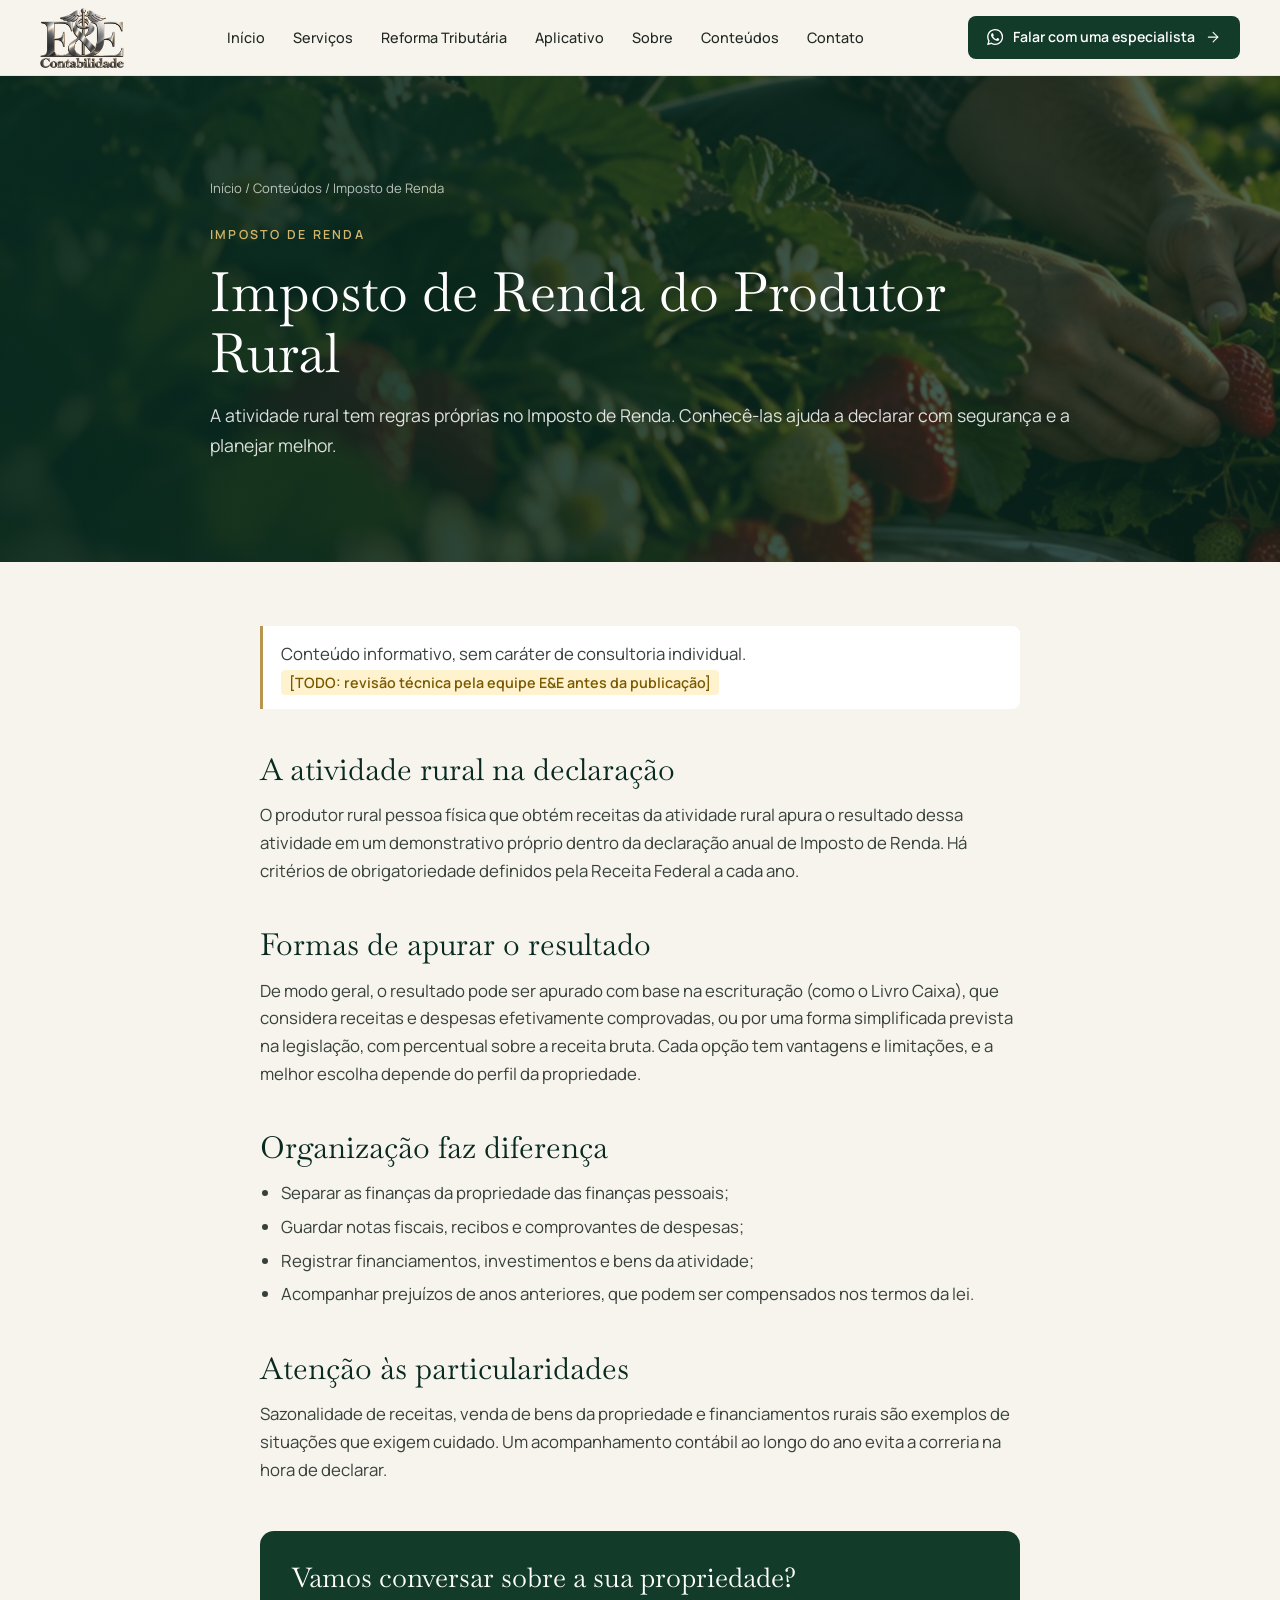
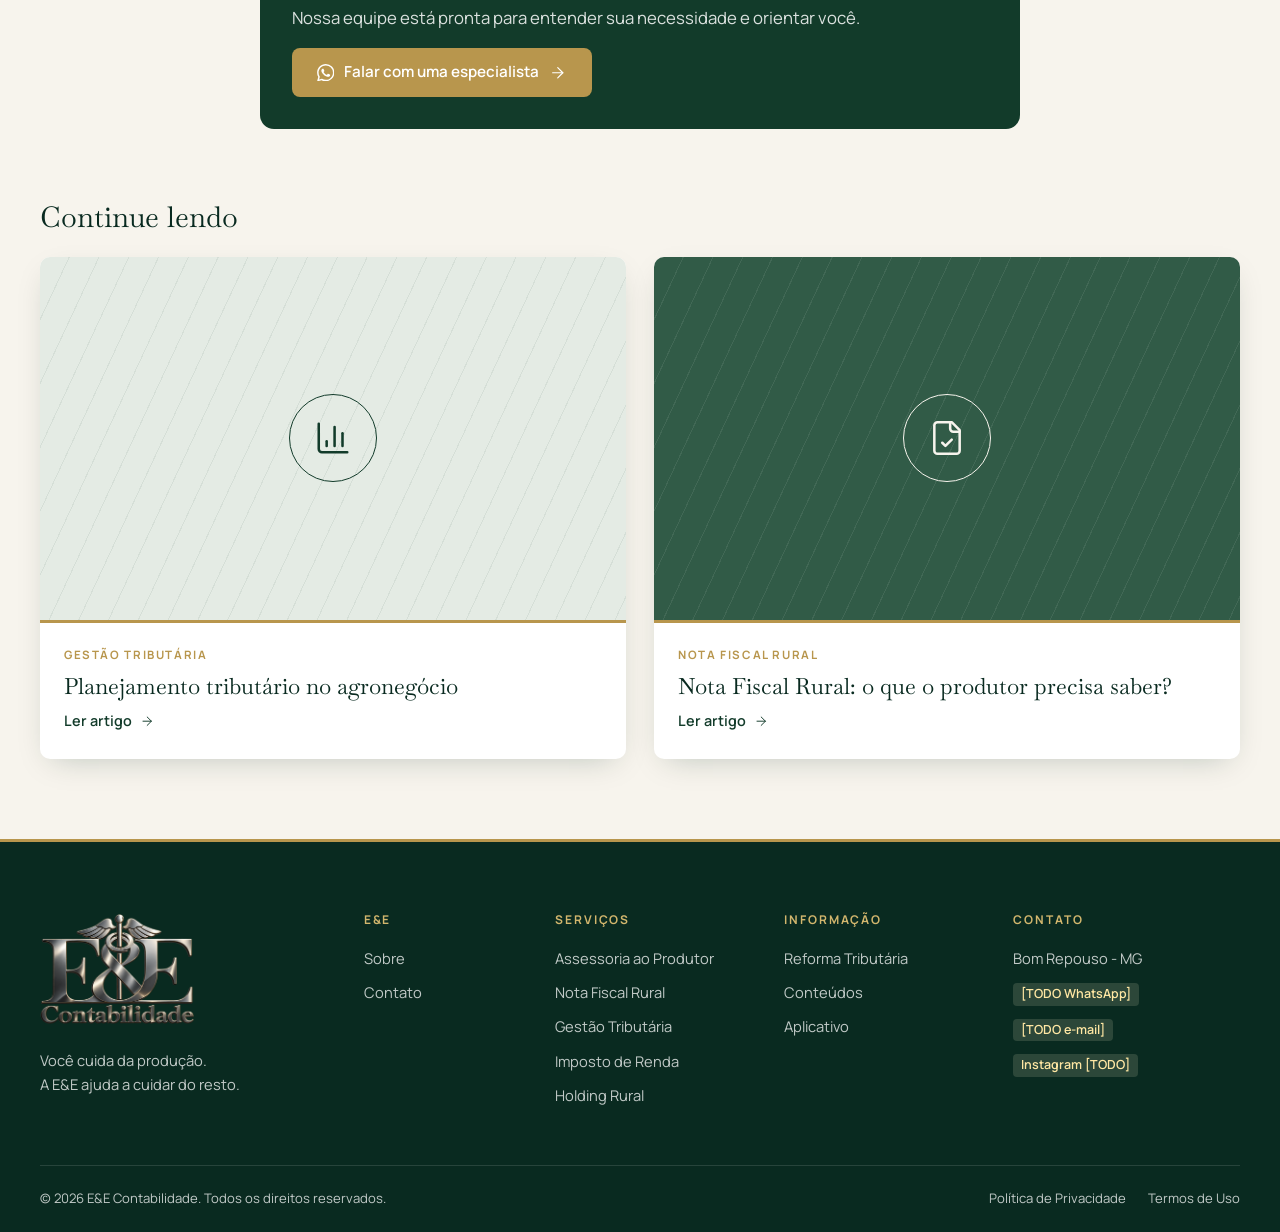
<file: conteudos/imposto-de-renda-produtor-rural.html>
<!doctype html>
<html lang="pt-BR" class="no-js">
<head>
<meta charset="utf-8">
<meta name="viewport" content="width=device-width, initial-scale=1">
<title>Imposto de Renda do produtor rural: pontos de atenção | E&amp;E Contabilidade</title>
<meta name="description" content="Pontos de atenção sobre o Imposto de Renda do produtor rural pessoa física: apuração da atividade rural, escrituração e organização de documentos.">
<meta property="og:type" content="website">
<meta property="og:locale" content="pt_BR">
<meta property="og:title" content="Imposto de Renda do produtor rural: pontos de atenção | E&amp;E Contabilidade">
<meta property="og:description" content="Pontos de atenção sobre o Imposto de Renda do produtor rural pessoa física: apuração da atividade rural, escrituração e organização de documentos.">
<meta property="og:image" content="../imagens/web/hero.jpg">
<meta name="theme-color" content="#123b2a">
<link rel="preconnect" href="https://fonts.googleapis.com">
<link rel="preconnect" href="https://fonts.gstatic.com" crossorigin>
<link href="https://fonts.googleapis.com/css2?family=Baskervville:wght@400;500;600&family=Manrope:wght@400;500;600;700&display=swap" rel="stylesheet">
<link rel="stylesheet" href="../assets/css/style.css">
<script type="application/ld+json">{"@context":"https://schema.org","@type":"Article","headline":"Imposto de Renda do Produtor Rural","description":"Pontos de atenção sobre o Imposto de Renda do produtor rural pessoa física: apuração da atividade rural, escrituração e organização de documentos.","inLanguage":"pt-BR","author":{"@type":"Organization","name":"E&E Contabilidade"},"publisher":{"@type":"Organization","name":"E&E Contabilidade"}}</script>
</head>
<body>
<a class="skip-link" href="#conteudo-principal">Ir para o conteúdo</a>
<svg xmlns="http://www.w3.org/2000/svg" style="display:none" aria-hidden="true"><symbol id="i-arrow" viewBox="0 0 24 24"><path d="M5 12h14"/><path d="m12 5 7 7-7 7"/></symbol><symbol id="i-pin" viewBox="0 0 24 24"><path d="M20 10c0 6-8 12-8 12s-8-6-8-12a8 8 0 0 1 16 0Z"/><circle cx="12" cy="10" r="3"/></symbol><symbol id="i-shield" viewBox="0 0 24 24"><path d="M20 13c0 5-3.5 7.5-7.66 8.95a1 1 0 0 1-.67-.01C7.5 20.5 4 18 4 13V6a1 1 0 0 1 1-1c2 0 4.5-1.2 6.24-2.72a1.17 1.17 0 0 1 1.52 0C14.51 3.81 17 5 19 5a1 1 0 0 1 1 1z"/><path d="m9 12 2 2 4-4"/></symbol><symbol id="i-users" viewBox="0 0 24 24"><path d="M16 21v-2a4 4 0 0 0-4-4H6a4 4 0 0 0-4 4v2"/><circle cx="9" cy="7" r="4"/><path d="M22 21v-2a4 4 0 0 0-3-3.87"/><path d="M16 3.13a4 4 0 0 1 0 7.75"/></symbol><symbol id="i-sprout" viewBox="0 0 24 24"><path d="M7 20h10"/><path d="M10 20c5.5-2.5.8-6.4 3-10"/><path d="M9.5 9.4c1.1.8 1.8 2.2 2.3 3.7-2 .4-3.5.4-4.8-.3-1.2-.6-2.3-1.9-3-4.2 2.8-.5 4.4 0 5.5.8z"/><path d="M14.1 6a7 7 0 0 0-1.1 4c1.9-.1 3.3-.6 4.3-1.4 1-1 1.6-2.3 1.7-4.6-2.7.1-4 1-4.9 2z"/></symbol><symbol id="i-file" viewBox="0 0 24 24"><path d="M15 2H6a2 2 0 0 0-2 2v16a2 2 0 0 0 2 2h12a2 2 0 0 0 2-2V7Z"/><path d="M14 2v4a2 2 0 0 0 2 2h4"/><path d="M10 9H8"/><path d="M16 13H8"/><path d="M16 17H8"/></symbol><symbol id="i-filecheck" viewBox="0 0 24 24"><path d="M15 2H6a2 2 0 0 0-2 2v16a2 2 0 0 0 2 2h12a2 2 0 0 0 2-2V7Z"/><path d="M14 2v4a2 2 0 0 0 2 2h4"/><path d="m9 15 2 2 4-4"/></symbol><symbol id="i-chart" viewBox="0 0 24 24"><path d="M3 3v16a2 2 0 0 0 2 2h16"/><path d="M18 17V9"/><path d="M13 17V5"/><path d="M8 17v-3"/></symbol><symbol id="i-user" viewBox="0 0 24 24"><path d="M19 21v-2a4 4 0 0 0-4-4H9a4 4 0 0 0-4 4v2"/><circle cx="12" cy="7" r="4"/></symbol><symbol id="i-home" viewBox="0 0 24 24"><path d="M15 21v-8a1 1 0 0 0-1-1h-4a1 1 0 0 0-1 1v8"/><path d="M3 10a2 2 0 0 1 .709-1.528l7-5.999a2 2 0 0 1 2.582 0l7 5.999A2 2 0 0 1 21 10v9a2 2 0 0 1-2 2H5a2 2 0 0 1-2-2z"/></symbol><symbol id="i-lock" viewBox="0 0 24 24"><rect width="18" height="11" x="3" y="11" rx="2"/><path d="M7 11V7a5 5 0 0 1 10 0v4"/></symbol><symbol id="i-heart" viewBox="0 0 24 24"><path d="M19 14c1.49-1.46 3-3.21 3-5.5A5.5 5.5 0 0 0 16.5 3c-1.76 0-3 .5-4.5 2-1.5-1.5-2.74-2-4.5-2A5.5 5.5 0 0 0 2 8.5c0 2.3 1.5 4.05 3 5.5l7 7Z"/></symbol><symbol id="i-book" viewBox="0 0 24 24"><path d="M12 7v14"/><path d="M3 18a1 1 0 0 1-1-1V4a1 1 0 0 1 1-1h5a4 4 0 0 1 4 4 4 4 0 0 1 4-4h5a1 1 0 0 1 1 1v13a1 1 0 0 1-1 1h-6a3 3 0 0 0-3 3 3 3 0 0 0-3-3z"/></symbol><symbol id="i-mountain" viewBox="0 0 24 24"><path d="m8 3 4 8 5-5 5 15H2L8 3z"/></symbol><symbol id="i-trend" viewBox="0 0 24 24"><polyline points="22 7 13.5 15.5 8.5 10.5 2 17"/><polyline points="16 7 22 7 22 13"/></symbol><symbol id="i-phone-app" viewBox="0 0 24 24"><rect width="14" height="20" x="5" y="2" rx="2"/><path d="M12 18h.01"/></symbol><symbol id="i-folder" viewBox="0 0 24 24"><path d="M20 20a2 2 0 0 0 2-2V8a2 2 0 0 0-2-2h-7.9a2 2 0 0 1-1.69-.9L9.6 3.9A2 2 0 0 0 7.93 3H4a2 2 0 0 0-2 2v13a2 2 0 0 0 2 2Z"/></symbol><symbol id="i-headset" viewBox="0 0 24 24"><path d="M3 11h3a2 2 0 0 1 2 2v3a2 2 0 0 1-2 2H5a2 2 0 0 1-2-2v-5Zm0 0a9 9 0 1 1 18 0m0 0v5a2 2 0 0 1-2 2h-1a2 2 0 0 1-2-2v-3a2 2 0 0 1 2-2h3Z"/><path d="M21 16v2a4 4 0 0 1-4 4h-5"/></symbol><symbol id="i-compass" viewBox="0 0 24 24"><circle cx="12" cy="12" r="10"/><path d="m16.24 7.76-1.804 5.411a2 2 0 0 1-1.265 1.265L7.76 16.24l1.804-5.411a2 2 0 0 1 1.265-1.265z"/></symbol><symbol id="i-percent" viewBox="0 0 24 24"><line x1="19" x2="5" y1="5" y2="19"/><circle cx="6.5" cy="6.5" r="2.5"/><circle cx="17.5" cy="17.5" r="2.5"/></symbol><symbol id="i-clipboard" viewBox="0 0 24 24"><rect width="8" height="4" x="8" y="2" rx="1"/><path d="M16 4h2a2 2 0 0 1 2 2v14a2 2 0 0 1-2 2H6a2 2 0 0 1-2-2V6a2 2 0 0 1 2-2h2"/><path d="M12 11h4"/><path d="M12 16h4"/><path d="M8 11h.01"/><path d="M8 16h.01"/></symbol><symbol id="i-phone" viewBox="0 0 24 24"><path d="M22 16.92v3a2 2 0 0 1-2.18 2 19.79 19.79 0 0 1-8.63-3.07 19.5 19.5 0 0 1-6-6 19.79 19.79 0 0 1-3.07-8.67A2 2 0 0 1 4.11 2h3a2 2 0 0 1 2 1.72c.127.96.361 1.903.7 2.81a2 2 0 0 1-.45 2.11L8.09 9.91a16 16 0 0 0 6 6l1.27-1.27a2 2 0 0 1 2.11-.45c.907.339 1.85.573 2.81.7A2 2 0 0 1 22 16.92z"/></symbol><symbol id="i-mail" viewBox="0 0 24 24"><rect width="20" height="16" x="2" y="4" rx="2"/><path d="m22 7-8.97 5.7a1.94 1.94 0 0 1-2.06 0L2 7"/></symbol><symbol id="i-insta" viewBox="0 0 24 24"><rect width="20" height="20" x="2" y="2" rx="5" ry="5"/><path d="M16 11.37A4 4 0 1 1 12.63 8 4 4 0 0 1 16 11.37z"/><line x1="17.5" x2="17.51" y1="6.5" y2="6.5"/></symbol><symbol id="i-menu" viewBox="0 0 24 24"><path d="M4 6h16M4 12h16M4 18h16"/></symbol><symbol id="i-image" viewBox="0 0 24 24"><rect width="18" height="18" x="3" y="3" rx="2"/><circle cx="9" cy="9" r="2"/><path d="m21 15-3.09-3.09a2 2 0 0 0-2.82 0L6 21"/></symbol><symbol id="i-wa" viewBox="0 0 24 24"><path class="icon-fill" d="M17.472 14.382c-.297-.149-1.758-.867-2.03-.967-.273-.099-.471-.148-.67.15-.197.297-.767.966-.94 1.164-.173.199-.347.223-.644.075-.297-.15-1.255-.463-2.39-1.475-.883-.788-1.48-1.761-1.653-2.059-.173-.297-.018-.458.13-.606.134-.133.298-.347.446-.52.149-.174.198-.298.298-.497.099-.198.05-.371-.025-.52-.075-.149-.669-1.612-.916-2.207-.242-.579-.487-.5-.669-.51-.173-.008-.371-.01-.57-.01-.198 0-.52.074-.792.372-.272.297-1.04 1.016-1.04 2.479 0 1.462 1.065 2.875 1.213 3.074.149.198 2.096 3.2 5.077 4.487.709.306 1.262.489 1.694.625.712.227 1.36.195 1.871.118.571-.085 1.758-.719 2.006-1.413.248-.694.248-1.289.173-1.413-.074-.124-.272-.198-.57-.347m-5.421 7.403h-.004a9.87 9.87 0 01-5.031-1.378l-.361-.214-3.741.982.998-3.648-.235-.374a9.86 9.86 0 01-1.51-5.26c.001-5.45 4.436-9.884 9.888-9.884 2.64 0 5.122 1.03 6.988 2.898a9.825 9.825 0 012.893 6.994c-.003 5.45-4.437 9.884-9.885 9.884m8.413-18.297A11.815 11.815 0 0012.05 0C5.495 0 .16 5.335.157 11.892c0 2.096.547 4.142 1.588 5.945L.057 24l6.305-1.654a11.882 11.882 0 005.683 1.448h.005c6.554 0 11.89-5.335 11.893-11.893a11.821 11.821 0 00-3.48-8.413z"/></symbol></svg>
<header class="site-header">
  <div class="container header-inner">
    <a class="logo" href="../index.html" aria-label="E&E Contabilidade — início"><img src="../imagens/web/logo.png" alt="E&E Contabilidade" width="640" height="457"></a>
    <nav class="main-nav" id="menu" aria-label="Principal"><ul><li><a href="../index.html#inicio">Início</a></li><li><a href="../index.html#servicos">Serviços</a></li><li><a href="../index.html#reforma">Reforma Tributária</a></li><li><a href="../index.html#aplicativo">Aplicativo</a></li><li><a href="../index.html#sobre">Sobre</a></li><li><a href="../conteudos/index.html">Conteúdos</a></li><li><a href="../index.html#contato">Contato</a></li></ul></nav>
    <a class="btn btn-verde header-cta" data-wa href="../index.html#contato"><svg class="icon icon-fill" aria-hidden="true"><use href="#i-wa"/></svg> Falar com uma especialista <svg class="icon " aria-hidden="true"><use href="#i-arrow"/></svg></a>
    <button class="nav-toggle" aria-expanded="false" aria-controls="menu" aria-label="Abrir menu"><svg class="icon " aria-hidden="true"><use href="#i-menu"/></svg></button>
  </div>
</header>
<main id="conteudo-principal">
<section class="page-hero">
  <img src="../imagens/web/svc-ir.jpg" alt="" width="1200" height="600">
  <div class="container">
    <nav class="breadcrumb" aria-label="Você está em"><a href="../index.html">Início</a> / <a href="../conteudos/index.html">Conteúdos</a> / Imposto de Renda</nav>
    <span class="eyebrow dourado">Imposto de Renda</span>
    <h1>Imposto de Renda do Produtor Rural</h1>
    <p class="lead">A atividade rural tem regras próprias no Imposto de Renda. Conhecê-las ajuda a declarar com segurança e a planejar melhor.</p>
  </div>
</section>
<article class="artigo">
  <div class="container">
    <p class="aviso">Conteúdo informativo, sem caráter de consultoria individual. <span class="todo">[TODO: revisão técnica pela equipe E&amp;E antes da publicação]</span></p>
    <h2>A atividade rural na declaração</h2>
<p>O produtor rural pessoa física que obtém receitas da atividade rural apura o resultado dessa atividade em um demonstrativo próprio dentro da declaração anual de Imposto de Renda. Há critérios de obrigatoriedade definidos pela Receita Federal a cada ano.</p>
<h2>Formas de apurar o resultado</h2>
<p>De modo geral, o resultado pode ser apurado com base na escrituração (como o Livro Caixa), que considera receitas e despesas efetivamente comprovadas, ou por uma forma simplificada prevista na legislação, com percentual sobre a receita bruta. Cada opção tem vantagens e limitações, e a melhor escolha depende do perfil da propriedade.</p>
<h2>Organização faz diferença</h2>
<ul><li>Separar as finanças da propriedade das finanças pessoais;</li><li>Guardar notas fiscais, recibos e comprovantes de despesas;</li><li>Registrar financiamentos, investimentos e bens da atividade;</li><li>Acompanhar prejuízos de anos anteriores, que podem ser compensados nos termos da lei.</li></ul>
<h2>Atenção às particularidades</h2>
<p>Sazonalidade de receitas, venda de bens da propriedade e financiamentos rurais são exemplos de situações que exigem cuidado. Um acompanhamento contábil ao longo do ano evita a correria na hora de declarar.</p>

    <div class="artigo-cta">
      <h2>Vamos conversar sobre a sua propriedade?</h2>
      <p>Nossa equipe está pronta para entender sua necessidade e orientar você.</p>
      <a class="btn btn-dourado" data-wa href="../index.html#contato"><svg class="icon icon-fill" aria-hidden="true"><use href="#i-wa"/></svg> Falar com uma especialista <svg class="icon " aria-hidden="true"><use href="#i-arrow"/></svg></a>
    </div>
  </div>
</article>
<section class="relacionados">
  <div class="container">
    <h2>Continue lendo</h2>
    <div class="grid-artigos" style="grid-template-columns:repeat(auto-fit,minmax(280px,1fr))"><a class="card-art reveal" href="../conteudos/planejamento-tributario-agronegocio.html">
  <figure class="painel tema-6" aria-hidden="true"><span class="painel-ico"><svg class="icon " aria-hidden="true"><use href="#i-chart"/></svg></span></figure>
  <div class="body"><span class="cat">Gestão Tributária</span><h3>Planejamento tributário no agronegócio</h3><span class="ler">Ler artigo <svg class="icon " aria-hidden="true"><use href="#i-arrow"/></svg></span></div>
</a><a class="card-art reveal" href="../conteudos/nota-fiscal-produtor-rural.html">
  <figure class="painel tema-3" aria-hidden="true"><span class="painel-ico"><svg class="icon " aria-hidden="true"><use href="#i-filecheck"/></svg></span></figure>
  <div class="body"><span class="cat">Nota Fiscal Rural</span><h3>Nota Fiscal Rural: o que o produtor precisa saber?</h3><span class="ler">Ler artigo <svg class="icon " aria-hidden="true"><use href="#i-arrow"/></svg></span></div>
</a></div>
  </div>
</section>
</main>
<footer class="site-footer">
  <div class="container">
    <div class="footer-grid">
      <div class="footer-brand"><a class="logo logo-claro" href="../index.html" aria-label="E&E Contabilidade — início"><img src="../imagens/web/logo.png" alt="E&E Contabilidade" width="640" height="457"></a><p>Você cuida da produção.<br>A E&amp;E ajuda a cuidar do resto.</p></div>
      <div><h4>E&amp;E</h4><ul><li><a href="../index.html#sobre">Sobre</a></li><li><a href="../index.html#contato">Contato</a></li></ul></div>
      <div><h4>Serviços</h4><ul>
        <li><a href="../index.html#servicos">Assessoria ao Produtor</a></li><li><a href="../conteudos/nota-fiscal-produtor-rural.html">Nota Fiscal Rural</a></li>
        <li><a href="../conteudos/planejamento-tributario-agronegocio.html">Gestão Tributária</a></li><li><a href="../conteudos/imposto-de-renda-produtor-rural.html">Imposto de Renda</a></li>
        <li><a href="../conteudos/holding-rural-quando-faz-sentido.html">Holding Rural</a></li></ul></div>
      <div><h4>Informação</h4><ul><li><a href="../index.html#reforma">Reforma Tributária</a></li><li><a href="../conteudos/index.html">Conteúdos</a></li><li><a href="../index.html#aplicativo">Aplicativo</a></li></ul></div>
      <div><h4>Contato</h4><ul>
        <li>Bom Repouso - MG</li>
        <li><span class="todo" data-contact="whatsapp">[TODO WhatsApp]</span></li>
        <li><span class="todo" data-contact="email">[TODO e-mail]</span></li>
        <li><span class="todo" data-contact="instagram">Instagram [TODO]</span></li></ul></div>
    </div>
    <div class="footer-bottom">
      <span>© <span id="ano">2026</span> E&E Contabilidade. Todos os direitos reservados.</span>
      <nav aria-label="Legal"><a href="../privacidade.html">Política de Privacidade</a><a href="../termos.html">Termos de Uso</a></nav>
    </div>
  </div>
</footer>
<a class="wa-float" data-wa href="../index.html#contato" aria-label="Falar pelo WhatsApp"><svg class="icon icon-fill" aria-hidden="true"><use href="#i-wa"/></svg></a>
<script src="../assets/js/site.js"></script>
<script>document.getElementById("ano").textContent = new Date().getFullYear();</script>
</body>
</html>
</file>
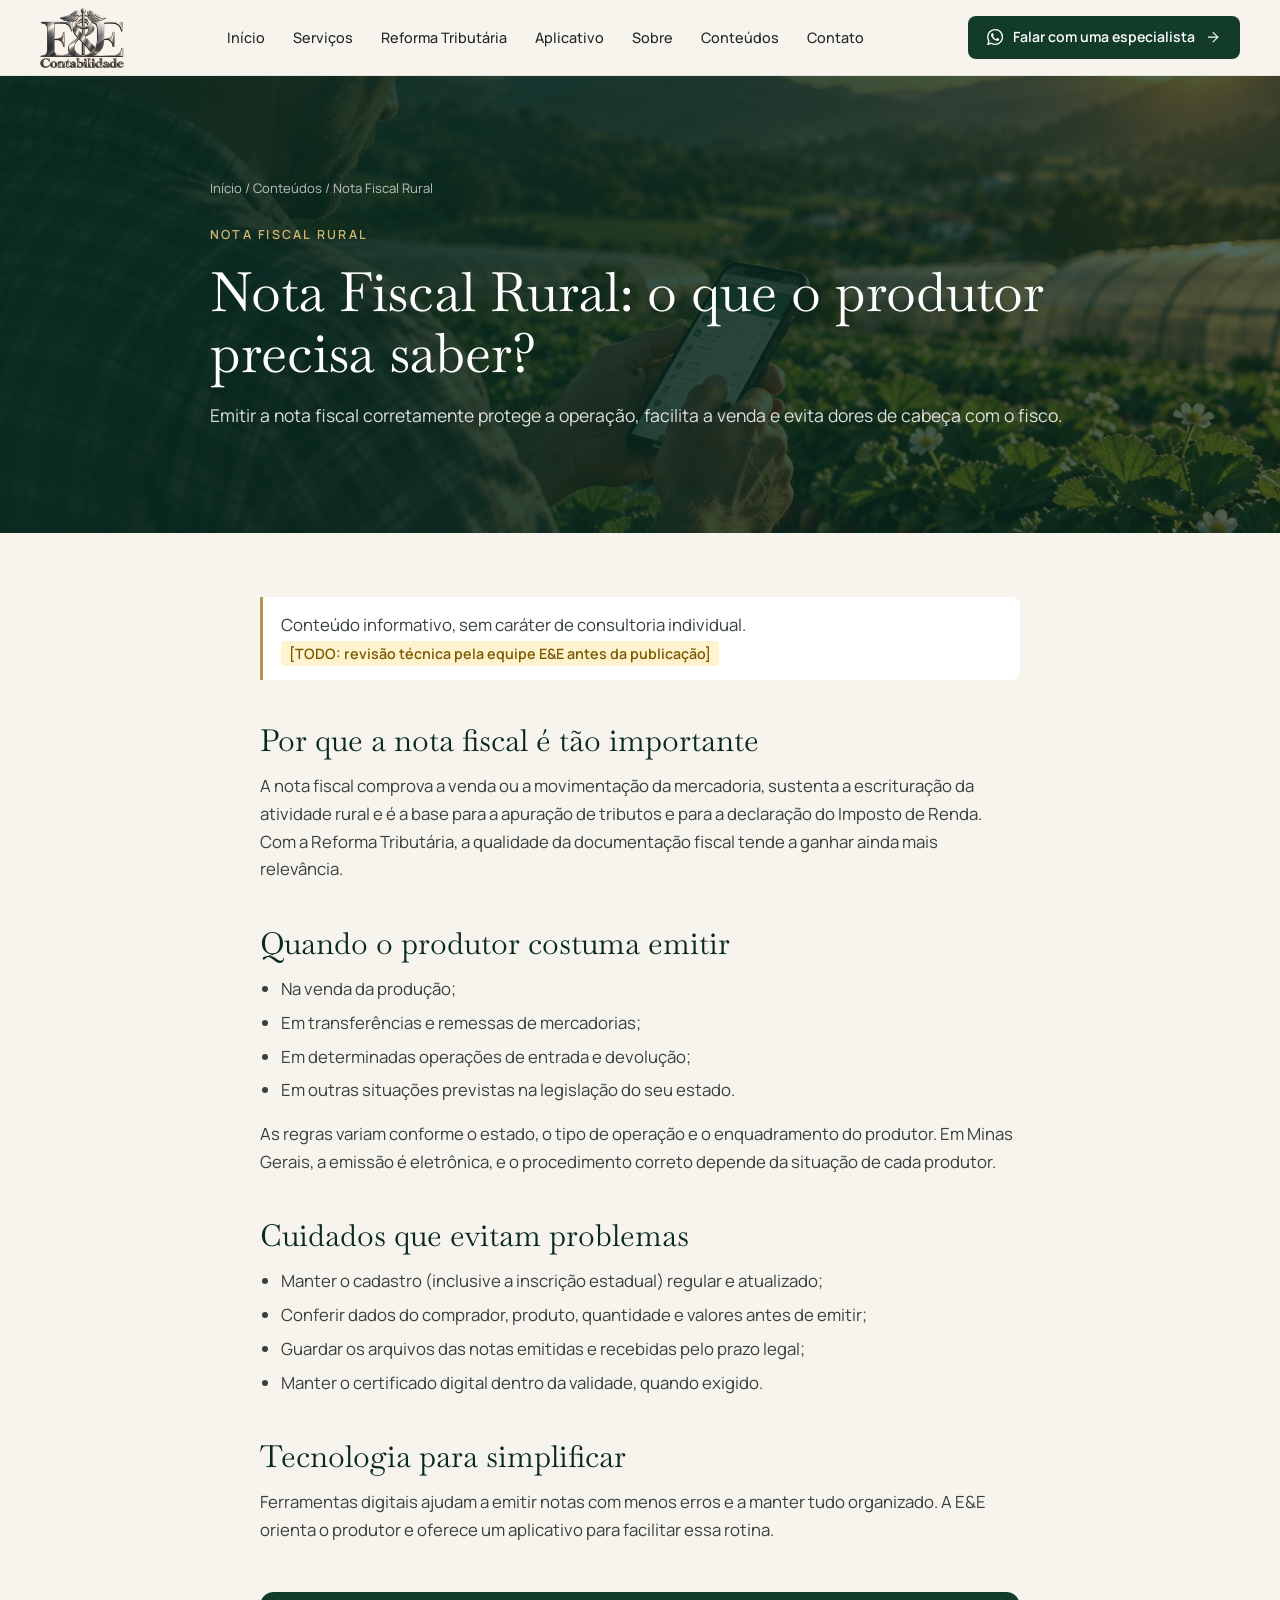
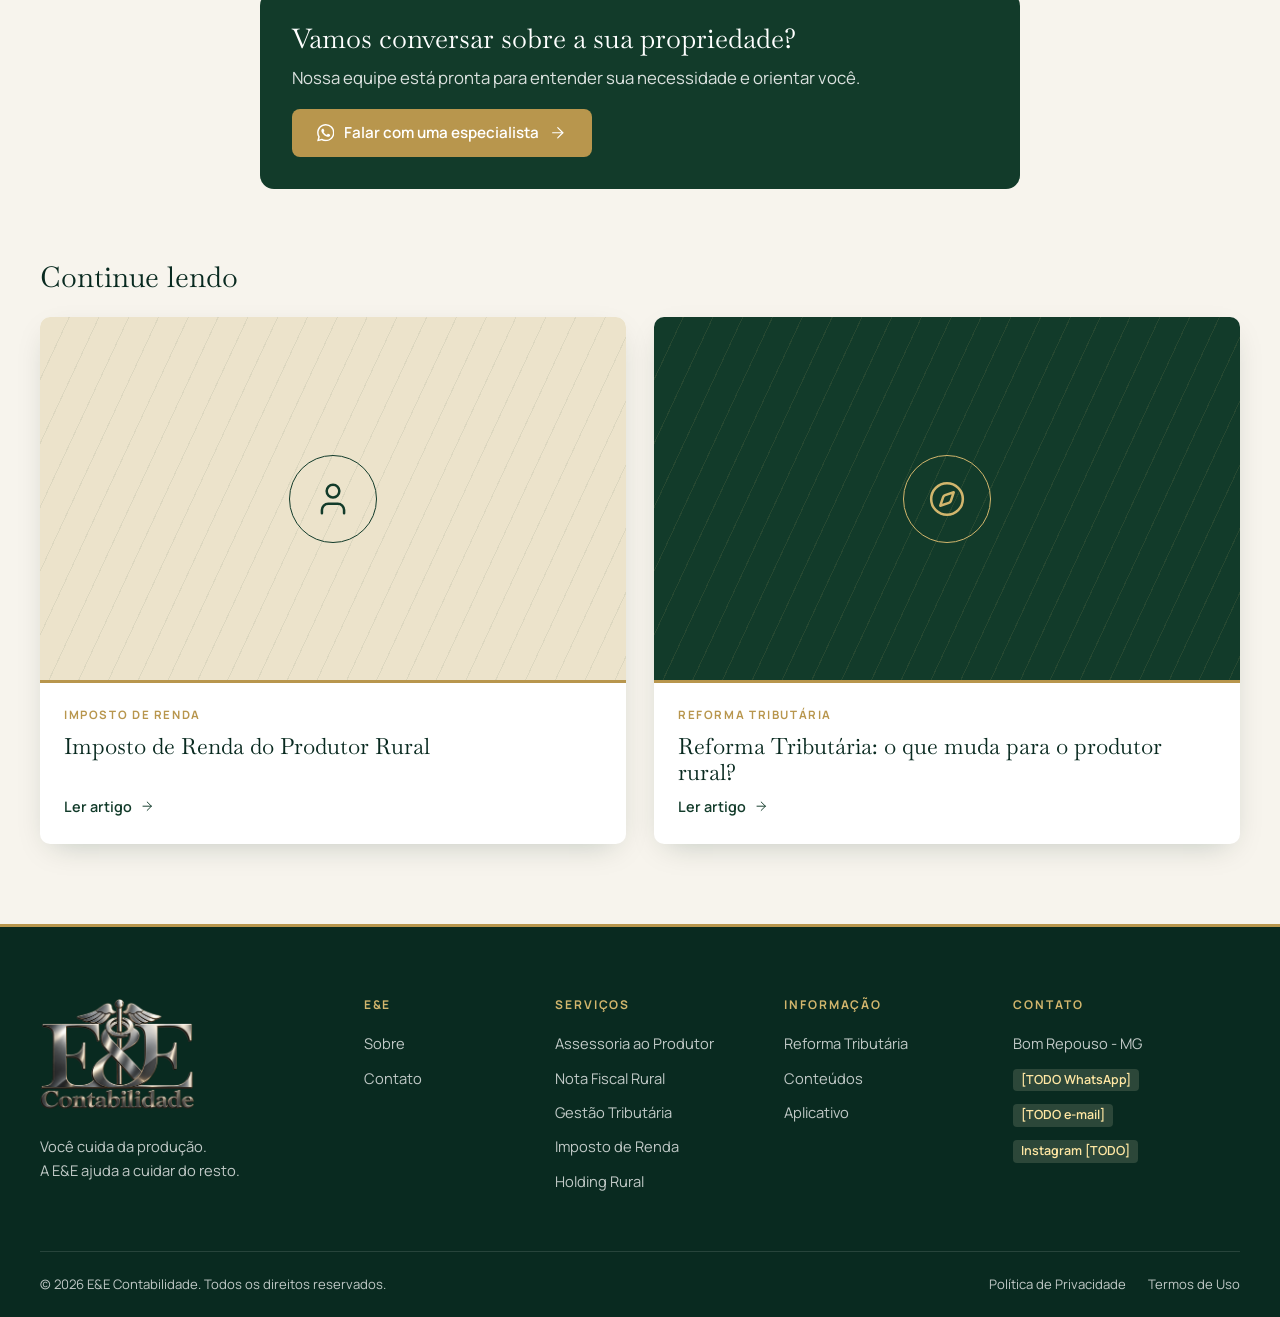
<file: conteudos/nota-fiscal-produtor-rural.html>
<!doctype html>
<html lang="pt-BR" class="no-js">
<head>
<meta charset="utf-8">
<meta name="viewport" content="width=device-width, initial-scale=1">
<title>Nota fiscal do produtor rural: o que você precisa saber | E&amp;E Contabilidade</title>
<meta name="description" content="Guia introdutório sobre nota fiscal do produtor rural: quando emitir, cuidados com o cadastro, certificado digital e boas práticas de organização.">
<meta property="og:type" content="website">
<meta property="og:locale" content="pt_BR">
<meta property="og:title" content="Nota fiscal do produtor rural: o que você precisa saber | E&amp;E Contabilidade">
<meta property="og:description" content="Guia introdutório sobre nota fiscal do produtor rural: quando emitir, cuidados com o cadastro, certificado digital e boas práticas de organização.">
<meta property="og:image" content="../imagens/web/hero.jpg">
<meta name="theme-color" content="#123b2a">
<link rel="preconnect" href="https://fonts.googleapis.com">
<link rel="preconnect" href="https://fonts.gstatic.com" crossorigin>
<link href="https://fonts.googleapis.com/css2?family=Baskervville:wght@400;500;600&family=Manrope:wght@400;500;600;700&display=swap" rel="stylesheet">
<link rel="stylesheet" href="../assets/css/style.css">
<script type="application/ld+json">{"@context":"https://schema.org","@type":"Article","headline":"Nota Fiscal Rural: o que o produtor precisa saber?","description":"Guia introdutório sobre nota fiscal do produtor rural: quando emitir, cuidados com o cadastro, certificado digital e boas práticas de organização.","inLanguage":"pt-BR","author":{"@type":"Organization","name":"E&E Contabilidade"},"publisher":{"@type":"Organization","name":"E&E Contabilidade"}}</script>
</head>
<body>
<a class="skip-link" href="#conteudo-principal">Ir para o conteúdo</a>
<svg xmlns="http://www.w3.org/2000/svg" style="display:none" aria-hidden="true"><symbol id="i-arrow" viewBox="0 0 24 24"><path d="M5 12h14"/><path d="m12 5 7 7-7 7"/></symbol><symbol id="i-pin" viewBox="0 0 24 24"><path d="M20 10c0 6-8 12-8 12s-8-6-8-12a8 8 0 0 1 16 0Z"/><circle cx="12" cy="10" r="3"/></symbol><symbol id="i-shield" viewBox="0 0 24 24"><path d="M20 13c0 5-3.5 7.5-7.66 8.95a1 1 0 0 1-.67-.01C7.5 20.5 4 18 4 13V6a1 1 0 0 1 1-1c2 0 4.5-1.2 6.24-2.72a1.17 1.17 0 0 1 1.52 0C14.51 3.81 17 5 19 5a1 1 0 0 1 1 1z"/><path d="m9 12 2 2 4-4"/></symbol><symbol id="i-users" viewBox="0 0 24 24"><path d="M16 21v-2a4 4 0 0 0-4-4H6a4 4 0 0 0-4 4v2"/><circle cx="9" cy="7" r="4"/><path d="M22 21v-2a4 4 0 0 0-3-3.87"/><path d="M16 3.13a4 4 0 0 1 0 7.75"/></symbol><symbol id="i-sprout" viewBox="0 0 24 24"><path d="M7 20h10"/><path d="M10 20c5.5-2.5.8-6.4 3-10"/><path d="M9.5 9.4c1.1.8 1.8 2.2 2.3 3.7-2 .4-3.5.4-4.8-.3-1.2-.6-2.3-1.9-3-4.2 2.8-.5 4.4 0 5.5.8z"/><path d="M14.1 6a7 7 0 0 0-1.1 4c1.9-.1 3.3-.6 4.3-1.4 1-1 1.6-2.3 1.7-4.6-2.7.1-4 1-4.9 2z"/></symbol><symbol id="i-file" viewBox="0 0 24 24"><path d="M15 2H6a2 2 0 0 0-2 2v16a2 2 0 0 0 2 2h12a2 2 0 0 0 2-2V7Z"/><path d="M14 2v4a2 2 0 0 0 2 2h4"/><path d="M10 9H8"/><path d="M16 13H8"/><path d="M16 17H8"/></symbol><symbol id="i-filecheck" viewBox="0 0 24 24"><path d="M15 2H6a2 2 0 0 0-2 2v16a2 2 0 0 0 2 2h12a2 2 0 0 0 2-2V7Z"/><path d="M14 2v4a2 2 0 0 0 2 2h4"/><path d="m9 15 2 2 4-4"/></symbol><symbol id="i-chart" viewBox="0 0 24 24"><path d="M3 3v16a2 2 0 0 0 2 2h16"/><path d="M18 17V9"/><path d="M13 17V5"/><path d="M8 17v-3"/></symbol><symbol id="i-user" viewBox="0 0 24 24"><path d="M19 21v-2a4 4 0 0 0-4-4H9a4 4 0 0 0-4 4v2"/><circle cx="12" cy="7" r="4"/></symbol><symbol id="i-home" viewBox="0 0 24 24"><path d="M15 21v-8a1 1 0 0 0-1-1h-4a1 1 0 0 0-1 1v8"/><path d="M3 10a2 2 0 0 1 .709-1.528l7-5.999a2 2 0 0 1 2.582 0l7 5.999A2 2 0 0 1 21 10v9a2 2 0 0 1-2 2H5a2 2 0 0 1-2-2z"/></symbol><symbol id="i-lock" viewBox="0 0 24 24"><rect width="18" height="11" x="3" y="11" rx="2"/><path d="M7 11V7a5 5 0 0 1 10 0v4"/></symbol><symbol id="i-heart" viewBox="0 0 24 24"><path d="M19 14c1.49-1.46 3-3.21 3-5.5A5.5 5.5 0 0 0 16.5 3c-1.76 0-3 .5-4.5 2-1.5-1.5-2.74-2-4.5-2A5.5 5.5 0 0 0 2 8.5c0 2.3 1.5 4.05 3 5.5l7 7Z"/></symbol><symbol id="i-book" viewBox="0 0 24 24"><path d="M12 7v14"/><path d="M3 18a1 1 0 0 1-1-1V4a1 1 0 0 1 1-1h5a4 4 0 0 1 4 4 4 4 0 0 1 4-4h5a1 1 0 0 1 1 1v13a1 1 0 0 1-1 1h-6a3 3 0 0 0-3 3 3 3 0 0 0-3-3z"/></symbol><symbol id="i-mountain" viewBox="0 0 24 24"><path d="m8 3 4 8 5-5 5 15H2L8 3z"/></symbol><symbol id="i-trend" viewBox="0 0 24 24"><polyline points="22 7 13.5 15.5 8.5 10.5 2 17"/><polyline points="16 7 22 7 22 13"/></symbol><symbol id="i-phone-app" viewBox="0 0 24 24"><rect width="14" height="20" x="5" y="2" rx="2"/><path d="M12 18h.01"/></symbol><symbol id="i-folder" viewBox="0 0 24 24"><path d="M20 20a2 2 0 0 0 2-2V8a2 2 0 0 0-2-2h-7.9a2 2 0 0 1-1.69-.9L9.6 3.9A2 2 0 0 0 7.93 3H4a2 2 0 0 0-2 2v13a2 2 0 0 0 2 2Z"/></symbol><symbol id="i-headset" viewBox="0 0 24 24"><path d="M3 11h3a2 2 0 0 1 2 2v3a2 2 0 0 1-2 2H5a2 2 0 0 1-2-2v-5Zm0 0a9 9 0 1 1 18 0m0 0v5a2 2 0 0 1-2 2h-1a2 2 0 0 1-2-2v-3a2 2 0 0 1 2-2h3Z"/><path d="M21 16v2a4 4 0 0 1-4 4h-5"/></symbol><symbol id="i-compass" viewBox="0 0 24 24"><circle cx="12" cy="12" r="10"/><path d="m16.24 7.76-1.804 5.411a2 2 0 0 1-1.265 1.265L7.76 16.24l1.804-5.411a2 2 0 0 1 1.265-1.265z"/></symbol><symbol id="i-percent" viewBox="0 0 24 24"><line x1="19" x2="5" y1="5" y2="19"/><circle cx="6.5" cy="6.5" r="2.5"/><circle cx="17.5" cy="17.5" r="2.5"/></symbol><symbol id="i-clipboard" viewBox="0 0 24 24"><rect width="8" height="4" x="8" y="2" rx="1"/><path d="M16 4h2a2 2 0 0 1 2 2v14a2 2 0 0 1-2 2H6a2 2 0 0 1-2-2V6a2 2 0 0 1 2-2h2"/><path d="M12 11h4"/><path d="M12 16h4"/><path d="M8 11h.01"/><path d="M8 16h.01"/></symbol><symbol id="i-phone" viewBox="0 0 24 24"><path d="M22 16.92v3a2 2 0 0 1-2.18 2 19.79 19.79 0 0 1-8.63-3.07 19.5 19.5 0 0 1-6-6 19.79 19.79 0 0 1-3.07-8.67A2 2 0 0 1 4.11 2h3a2 2 0 0 1 2 1.72c.127.96.361 1.903.7 2.81a2 2 0 0 1-.45 2.11L8.09 9.91a16 16 0 0 0 6 6l1.27-1.27a2 2 0 0 1 2.11-.45c.907.339 1.85.573 2.81.7A2 2 0 0 1 22 16.92z"/></symbol><symbol id="i-mail" viewBox="0 0 24 24"><rect width="20" height="16" x="2" y="4" rx="2"/><path d="m22 7-8.97 5.7a1.94 1.94 0 0 1-2.06 0L2 7"/></symbol><symbol id="i-insta" viewBox="0 0 24 24"><rect width="20" height="20" x="2" y="2" rx="5" ry="5"/><path d="M16 11.37A4 4 0 1 1 12.63 8 4 4 0 0 1 16 11.37z"/><line x1="17.5" x2="17.51" y1="6.5" y2="6.5"/></symbol><symbol id="i-menu" viewBox="0 0 24 24"><path d="M4 6h16M4 12h16M4 18h16"/></symbol><symbol id="i-image" viewBox="0 0 24 24"><rect width="18" height="18" x="3" y="3" rx="2"/><circle cx="9" cy="9" r="2"/><path d="m21 15-3.09-3.09a2 2 0 0 0-2.82 0L6 21"/></symbol><symbol id="i-wa" viewBox="0 0 24 24"><path class="icon-fill" d="M17.472 14.382c-.297-.149-1.758-.867-2.03-.967-.273-.099-.471-.148-.67.15-.197.297-.767.966-.94 1.164-.173.199-.347.223-.644.075-.297-.15-1.255-.463-2.39-1.475-.883-.788-1.48-1.761-1.653-2.059-.173-.297-.018-.458.13-.606.134-.133.298-.347.446-.52.149-.174.198-.298.298-.497.099-.198.05-.371-.025-.52-.075-.149-.669-1.612-.916-2.207-.242-.579-.487-.5-.669-.51-.173-.008-.371-.01-.57-.01-.198 0-.52.074-.792.372-.272.297-1.04 1.016-1.04 2.479 0 1.462 1.065 2.875 1.213 3.074.149.198 2.096 3.2 5.077 4.487.709.306 1.262.489 1.694.625.712.227 1.36.195 1.871.118.571-.085 1.758-.719 2.006-1.413.248-.694.248-1.289.173-1.413-.074-.124-.272-.198-.57-.347m-5.421 7.403h-.004a9.87 9.87 0 01-5.031-1.378l-.361-.214-3.741.982.998-3.648-.235-.374a9.86 9.86 0 01-1.51-5.26c.001-5.45 4.436-9.884 9.888-9.884 2.64 0 5.122 1.03 6.988 2.898a9.825 9.825 0 012.893 6.994c-.003 5.45-4.437 9.884-9.885 9.884m8.413-18.297A11.815 11.815 0 0012.05 0C5.495 0 .16 5.335.157 11.892c0 2.096.547 4.142 1.588 5.945L.057 24l6.305-1.654a11.882 11.882 0 005.683 1.448h.005c6.554 0 11.89-5.335 11.893-11.893a11.821 11.821 0 00-3.48-8.413z"/></symbol></svg>
<header class="site-header">
  <div class="container header-inner">
    <a class="logo" href="../index.html" aria-label="E&E Contabilidade — início"><img src="../imagens/web/logo.png" alt="E&E Contabilidade" width="640" height="457"></a>
    <nav class="main-nav" id="menu" aria-label="Principal"><ul><li><a href="../index.html#inicio">Início</a></li><li><a href="../index.html#servicos">Serviços</a></li><li><a href="../index.html#reforma">Reforma Tributária</a></li><li><a href="../index.html#aplicativo">Aplicativo</a></li><li><a href="../index.html#sobre">Sobre</a></li><li><a href="../conteudos/index.html">Conteúdos</a></li><li><a href="../index.html#contato">Contato</a></li></ul></nav>
    <a class="btn btn-verde header-cta" data-wa href="../index.html#contato"><svg class="icon icon-fill" aria-hidden="true"><use href="#i-wa"/></svg> Falar com uma especialista <svg class="icon " aria-hidden="true"><use href="#i-arrow"/></svg></a>
    <button class="nav-toggle" aria-expanded="false" aria-controls="menu" aria-label="Abrir menu"><svg class="icon " aria-hidden="true"><use href="#i-menu"/></svg></button>
  </div>
</header>
<main id="conteudo-principal">
<section class="page-hero">
  <img src="../imagens/web/svc-nota-fiscal.jpg" alt="" width="1200" height="600">
  <div class="container">
    <nav class="breadcrumb" aria-label="Você está em"><a href="../index.html">Início</a> / <a href="../conteudos/index.html">Conteúdos</a> / Nota Fiscal Rural</nav>
    <span class="eyebrow dourado">Nota Fiscal Rural</span>
    <h1>Nota Fiscal Rural: o que o produtor precisa saber?</h1>
    <p class="lead">Emitir a nota fiscal corretamente protege a operação, facilita a venda e evita dores de cabeça com o fisco.</p>
  </div>
</section>
<article class="artigo">
  <div class="container">
    <p class="aviso">Conteúdo informativo, sem caráter de consultoria individual. <span class="todo">[TODO: revisão técnica pela equipe E&amp;E antes da publicação]</span></p>
    <h2>Por que a nota fiscal é tão importante</h2>
<p>A nota fiscal comprova a venda ou a movimentação da mercadoria, sustenta a escrituração da atividade rural e é a base para a apuração de tributos e para a declaração do Imposto de Renda. Com a Reforma Tributária, a qualidade da documentação fiscal tende a ganhar ainda mais relevância.</p>
<h2>Quando o produtor costuma emitir</h2>
<ul><li>Na venda da produção;</li><li>Em transferências e remessas de mercadorias;</li><li>Em determinadas operações de entrada e devolução;</li><li>Em outras situações previstas na legislação do seu estado.</li></ul>
<p>As regras variam conforme o estado, o tipo de operação e o enquadramento do produtor. Em Minas Gerais, a emissão é eletrônica, e o procedimento correto depende da situação de cada produtor.</p>
<h2>Cuidados que evitam problemas</h2>
<ul><li>Manter o cadastro (inclusive a inscrição estadual) regular e atualizado;</li><li>Conferir dados do comprador, produto, quantidade e valores antes de emitir;</li><li>Guardar os arquivos das notas emitidas e recebidas pelo prazo legal;</li><li>Manter o certificado digital dentro da validade, quando exigido.</li></ul>
<h2>Tecnologia para simplificar</h2>
<p>Ferramentas digitais ajudam a emitir notas com menos erros e a manter tudo organizado. A E&E orienta o produtor e oferece um aplicativo para facilitar essa rotina.</p>

    <div class="artigo-cta">
      <h2>Vamos conversar sobre a sua propriedade?</h2>
      <p>Nossa equipe está pronta para entender sua necessidade e orientar você.</p>
      <a class="btn btn-dourado" data-wa href="../index.html#contato"><svg class="icon icon-fill" aria-hidden="true"><use href="#i-wa"/></svg> Falar com uma especialista <svg class="icon " aria-hidden="true"><use href="#i-arrow"/></svg></a>
    </div>
  </div>
</article>
<section class="relacionados">
  <div class="container">
    <h2>Continue lendo</h2>
    <div class="grid-artigos" style="grid-template-columns:repeat(auto-fit,minmax(280px,1fr))"><a class="card-art reveal" href="../conteudos/imposto-de-renda-produtor-rural.html">
  <figure class="painel tema-4" aria-hidden="true"><span class="painel-ico"><svg class="icon " aria-hidden="true"><use href="#i-user"/></svg></span></figure>
  <div class="body"><span class="cat">Imposto de Renda</span><h3>Imposto de Renda do Produtor Rural</h3><span class="ler">Ler artigo <svg class="icon " aria-hidden="true"><use href="#i-arrow"/></svg></span></div>
</a><a class="card-art reveal" href="../conteudos/reforma-tributaria-produtor-rural.html">
  <figure class="painel tema-1" aria-hidden="true"><span class="painel-ico"><svg class="icon " aria-hidden="true"><use href="#i-compass"/></svg></span></figure>
  <div class="body"><span class="cat">Reforma Tributária</span><h3>Reforma Tributária: o que muda para o produtor rural?</h3><span class="ler">Ler artigo <svg class="icon " aria-hidden="true"><use href="#i-arrow"/></svg></span></div>
</a></div>
  </div>
</section>
</main>
<footer class="site-footer">
  <div class="container">
    <div class="footer-grid">
      <div class="footer-brand"><a class="logo logo-claro" href="../index.html" aria-label="E&E Contabilidade — início"><img src="../imagens/web/logo.png" alt="E&E Contabilidade" width="640" height="457"></a><p>Você cuida da produção.<br>A E&amp;E ajuda a cuidar do resto.</p></div>
      <div><h4>E&amp;E</h4><ul><li><a href="../index.html#sobre">Sobre</a></li><li><a href="../index.html#contato">Contato</a></li></ul></div>
      <div><h4>Serviços</h4><ul>
        <li><a href="../index.html#servicos">Assessoria ao Produtor</a></li><li><a href="../conteudos/nota-fiscal-produtor-rural.html">Nota Fiscal Rural</a></li>
        <li><a href="../conteudos/planejamento-tributario-agronegocio.html">Gestão Tributária</a></li><li><a href="../conteudos/imposto-de-renda-produtor-rural.html">Imposto de Renda</a></li>
        <li><a href="../conteudos/holding-rural-quando-faz-sentido.html">Holding Rural</a></li></ul></div>
      <div><h4>Informação</h4><ul><li><a href="../index.html#reforma">Reforma Tributária</a></li><li><a href="../conteudos/index.html">Conteúdos</a></li><li><a href="../index.html#aplicativo">Aplicativo</a></li></ul></div>
      <div><h4>Contato</h4><ul>
        <li>Bom Repouso - MG</li>
        <li><span class="todo" data-contact="whatsapp">[TODO WhatsApp]</span></li>
        <li><span class="todo" data-contact="email">[TODO e-mail]</span></li>
        <li><span class="todo" data-contact="instagram">Instagram [TODO]</span></li></ul></div>
    </div>
    <div class="footer-bottom">
      <span>© <span id="ano">2026</span> E&E Contabilidade. Todos os direitos reservados.</span>
      <nav aria-label="Legal"><a href="../privacidade.html">Política de Privacidade</a><a href="../termos.html">Termos de Uso</a></nav>
    </div>
  </div>
</footer>
<a class="wa-float" data-wa href="../index.html#contato" aria-label="Falar pelo WhatsApp"><svg class="icon icon-fill" aria-hidden="true"><use href="#i-wa"/></svg></a>
<script src="../assets/js/site.js"></script>
<script>document.getElementById("ano").textContent = new Date().getFullYear();</script>
</body>
</html>
</file>
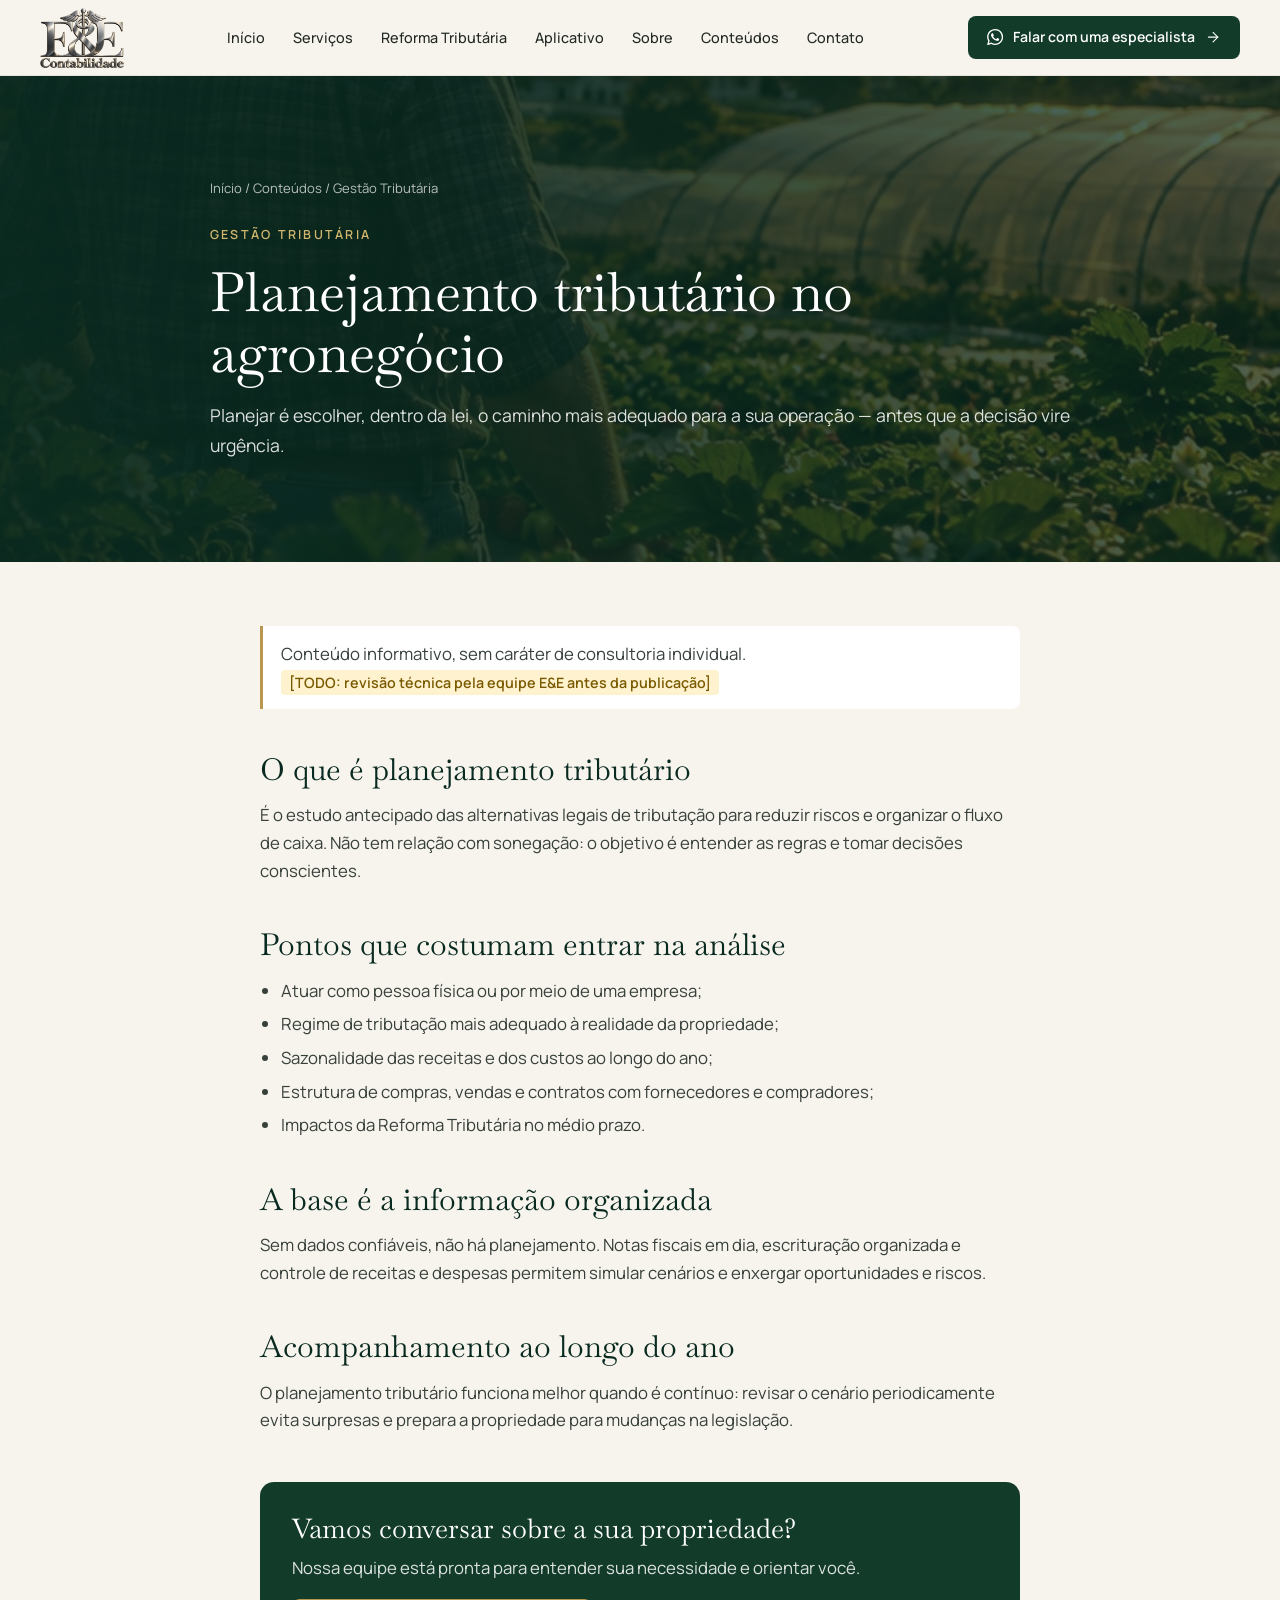
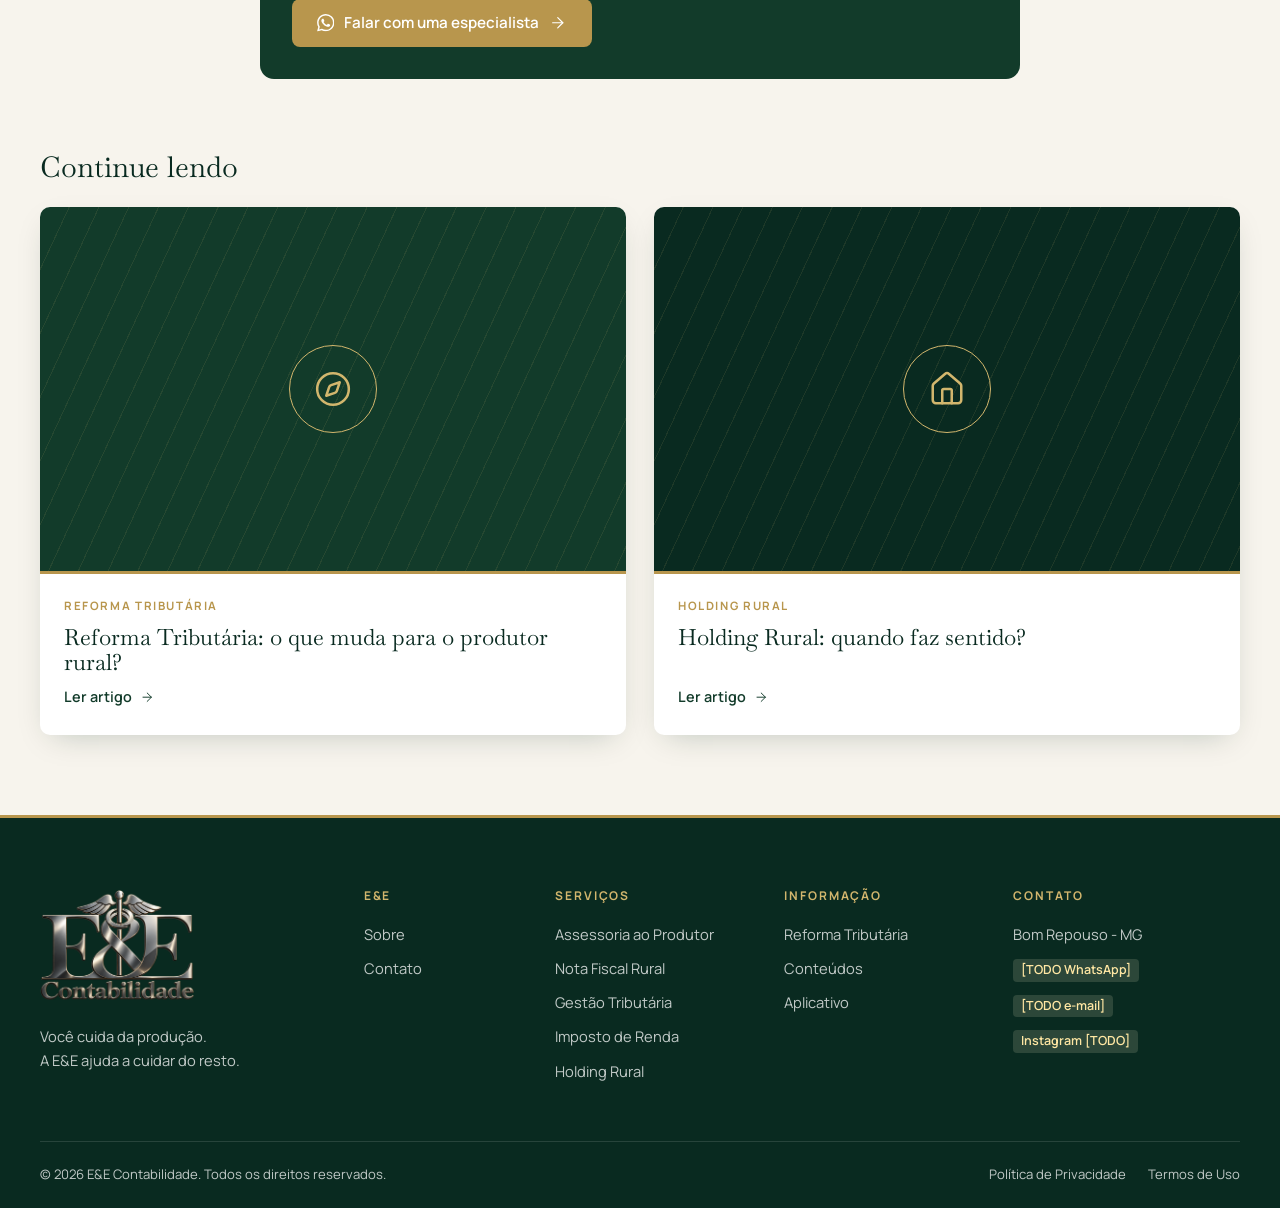
<file: conteudos/planejamento-tributario-agronegocio.html>
<!doctype html>
<html lang="pt-BR" class="no-js">
<head>
<meta charset="utf-8">
<meta name="viewport" content="width=device-width, initial-scale=1">
<title>Planejamento tributário no agronegócio: por onde começar | E&amp;E Contabilidade</title>
<meta name="description" content="Como o planejamento tributário ajuda produtores rurais e empresas do agronegócio a organizar a operação e a tomar decisões com mais segurança.">
<meta property="og:type" content="website">
<meta property="og:locale" content="pt_BR">
<meta property="og:title" content="Planejamento tributário no agronegócio: por onde começar | E&amp;E Contabilidade">
<meta property="og:description" content="Como o planejamento tributário ajuda produtores rurais e empresas do agronegócio a organizar a operação e a tomar decisões com mais segurança.">
<meta property="og:image" content="../imagens/web/hero.jpg">
<meta name="theme-color" content="#123b2a">
<link rel="preconnect" href="https://fonts.googleapis.com">
<link rel="preconnect" href="https://fonts.gstatic.com" crossorigin>
<link href="https://fonts.googleapis.com/css2?family=Baskervville:wght@400;500;600&family=Manrope:wght@400;500;600;700&display=swap" rel="stylesheet">
<link rel="stylesheet" href="../assets/css/style.css">
<script type="application/ld+json">{"@context":"https://schema.org","@type":"Article","headline":"Planejamento tributário no agronegócio","description":"Como o planejamento tributário ajuda produtores rurais e empresas do agronegócio a organizar a operação e a tomar decisões com mais segurança.","inLanguage":"pt-BR","author":{"@type":"Organization","name":"E&E Contabilidade"},"publisher":{"@type":"Organization","name":"E&E Contabilidade"}}</script>
</head>
<body>
<a class="skip-link" href="#conteudo-principal">Ir para o conteúdo</a>
<svg xmlns="http://www.w3.org/2000/svg" style="display:none" aria-hidden="true"><symbol id="i-arrow" viewBox="0 0 24 24"><path d="M5 12h14"/><path d="m12 5 7 7-7 7"/></symbol><symbol id="i-pin" viewBox="0 0 24 24"><path d="M20 10c0 6-8 12-8 12s-8-6-8-12a8 8 0 0 1 16 0Z"/><circle cx="12" cy="10" r="3"/></symbol><symbol id="i-shield" viewBox="0 0 24 24"><path d="M20 13c0 5-3.5 7.5-7.66 8.95a1 1 0 0 1-.67-.01C7.5 20.5 4 18 4 13V6a1 1 0 0 1 1-1c2 0 4.5-1.2 6.24-2.72a1.17 1.17 0 0 1 1.52 0C14.51 3.81 17 5 19 5a1 1 0 0 1 1 1z"/><path d="m9 12 2 2 4-4"/></symbol><symbol id="i-users" viewBox="0 0 24 24"><path d="M16 21v-2a4 4 0 0 0-4-4H6a4 4 0 0 0-4 4v2"/><circle cx="9" cy="7" r="4"/><path d="M22 21v-2a4 4 0 0 0-3-3.87"/><path d="M16 3.13a4 4 0 0 1 0 7.75"/></symbol><symbol id="i-sprout" viewBox="0 0 24 24"><path d="M7 20h10"/><path d="M10 20c5.5-2.5.8-6.4 3-10"/><path d="M9.5 9.4c1.1.8 1.8 2.2 2.3 3.7-2 .4-3.5.4-4.8-.3-1.2-.6-2.3-1.9-3-4.2 2.8-.5 4.4 0 5.5.8z"/><path d="M14.1 6a7 7 0 0 0-1.1 4c1.9-.1 3.3-.6 4.3-1.4 1-1 1.6-2.3 1.7-4.6-2.7.1-4 1-4.9 2z"/></symbol><symbol id="i-file" viewBox="0 0 24 24"><path d="M15 2H6a2 2 0 0 0-2 2v16a2 2 0 0 0 2 2h12a2 2 0 0 0 2-2V7Z"/><path d="M14 2v4a2 2 0 0 0 2 2h4"/><path d="M10 9H8"/><path d="M16 13H8"/><path d="M16 17H8"/></symbol><symbol id="i-filecheck" viewBox="0 0 24 24"><path d="M15 2H6a2 2 0 0 0-2 2v16a2 2 0 0 0 2 2h12a2 2 0 0 0 2-2V7Z"/><path d="M14 2v4a2 2 0 0 0 2 2h4"/><path d="m9 15 2 2 4-4"/></symbol><symbol id="i-chart" viewBox="0 0 24 24"><path d="M3 3v16a2 2 0 0 0 2 2h16"/><path d="M18 17V9"/><path d="M13 17V5"/><path d="M8 17v-3"/></symbol><symbol id="i-user" viewBox="0 0 24 24"><path d="M19 21v-2a4 4 0 0 0-4-4H9a4 4 0 0 0-4 4v2"/><circle cx="12" cy="7" r="4"/></symbol><symbol id="i-home" viewBox="0 0 24 24"><path d="M15 21v-8a1 1 0 0 0-1-1h-4a1 1 0 0 0-1 1v8"/><path d="M3 10a2 2 0 0 1 .709-1.528l7-5.999a2 2 0 0 1 2.582 0l7 5.999A2 2 0 0 1 21 10v9a2 2 0 0 1-2 2H5a2 2 0 0 1-2-2z"/></symbol><symbol id="i-lock" viewBox="0 0 24 24"><rect width="18" height="11" x="3" y="11" rx="2"/><path d="M7 11V7a5 5 0 0 1 10 0v4"/></symbol><symbol id="i-heart" viewBox="0 0 24 24"><path d="M19 14c1.49-1.46 3-3.21 3-5.5A5.5 5.5 0 0 0 16.5 3c-1.76 0-3 .5-4.5 2-1.5-1.5-2.74-2-4.5-2A5.5 5.5 0 0 0 2 8.5c0 2.3 1.5 4.05 3 5.5l7 7Z"/></symbol><symbol id="i-book" viewBox="0 0 24 24"><path d="M12 7v14"/><path d="M3 18a1 1 0 0 1-1-1V4a1 1 0 0 1 1-1h5a4 4 0 0 1 4 4 4 4 0 0 1 4-4h5a1 1 0 0 1 1 1v13a1 1 0 0 1-1 1h-6a3 3 0 0 0-3 3 3 3 0 0 0-3-3z"/></symbol><symbol id="i-mountain" viewBox="0 0 24 24"><path d="m8 3 4 8 5-5 5 15H2L8 3z"/></symbol><symbol id="i-trend" viewBox="0 0 24 24"><polyline points="22 7 13.5 15.5 8.5 10.5 2 17"/><polyline points="16 7 22 7 22 13"/></symbol><symbol id="i-phone-app" viewBox="0 0 24 24"><rect width="14" height="20" x="5" y="2" rx="2"/><path d="M12 18h.01"/></symbol><symbol id="i-folder" viewBox="0 0 24 24"><path d="M20 20a2 2 0 0 0 2-2V8a2 2 0 0 0-2-2h-7.9a2 2 0 0 1-1.69-.9L9.6 3.9A2 2 0 0 0 7.93 3H4a2 2 0 0 0-2 2v13a2 2 0 0 0 2 2Z"/></symbol><symbol id="i-headset" viewBox="0 0 24 24"><path d="M3 11h3a2 2 0 0 1 2 2v3a2 2 0 0 1-2 2H5a2 2 0 0 1-2-2v-5Zm0 0a9 9 0 1 1 18 0m0 0v5a2 2 0 0 1-2 2h-1a2 2 0 0 1-2-2v-3a2 2 0 0 1 2-2h3Z"/><path d="M21 16v2a4 4 0 0 1-4 4h-5"/></symbol><symbol id="i-compass" viewBox="0 0 24 24"><circle cx="12" cy="12" r="10"/><path d="m16.24 7.76-1.804 5.411a2 2 0 0 1-1.265 1.265L7.76 16.24l1.804-5.411a2 2 0 0 1 1.265-1.265z"/></symbol><symbol id="i-percent" viewBox="0 0 24 24"><line x1="19" x2="5" y1="5" y2="19"/><circle cx="6.5" cy="6.5" r="2.5"/><circle cx="17.5" cy="17.5" r="2.5"/></symbol><symbol id="i-clipboard" viewBox="0 0 24 24"><rect width="8" height="4" x="8" y="2" rx="1"/><path d="M16 4h2a2 2 0 0 1 2 2v14a2 2 0 0 1-2 2H6a2 2 0 0 1-2-2V6a2 2 0 0 1 2-2h2"/><path d="M12 11h4"/><path d="M12 16h4"/><path d="M8 11h.01"/><path d="M8 16h.01"/></symbol><symbol id="i-phone" viewBox="0 0 24 24"><path d="M22 16.92v3a2 2 0 0 1-2.18 2 19.79 19.79 0 0 1-8.63-3.07 19.5 19.5 0 0 1-6-6 19.79 19.79 0 0 1-3.07-8.67A2 2 0 0 1 4.11 2h3a2 2 0 0 1 2 1.72c.127.96.361 1.903.7 2.81a2 2 0 0 1-.45 2.11L8.09 9.91a16 16 0 0 0 6 6l1.27-1.27a2 2 0 0 1 2.11-.45c.907.339 1.85.573 2.81.7A2 2 0 0 1 22 16.92z"/></symbol><symbol id="i-mail" viewBox="0 0 24 24"><rect width="20" height="16" x="2" y="4" rx="2"/><path d="m22 7-8.97 5.7a1.94 1.94 0 0 1-2.06 0L2 7"/></symbol><symbol id="i-insta" viewBox="0 0 24 24"><rect width="20" height="20" x="2" y="2" rx="5" ry="5"/><path d="M16 11.37A4 4 0 1 1 12.63 8 4 4 0 0 1 16 11.37z"/><line x1="17.5" x2="17.51" y1="6.5" y2="6.5"/></symbol><symbol id="i-menu" viewBox="0 0 24 24"><path d="M4 6h16M4 12h16M4 18h16"/></symbol><symbol id="i-image" viewBox="0 0 24 24"><rect width="18" height="18" x="3" y="3" rx="2"/><circle cx="9" cy="9" r="2"/><path d="m21 15-3.09-3.09a2 2 0 0 0-2.82 0L6 21"/></symbol><symbol id="i-wa" viewBox="0 0 24 24"><path class="icon-fill" d="M17.472 14.382c-.297-.149-1.758-.867-2.03-.967-.273-.099-.471-.148-.67.15-.197.297-.767.966-.94 1.164-.173.199-.347.223-.644.075-.297-.15-1.255-.463-2.39-1.475-.883-.788-1.48-1.761-1.653-2.059-.173-.297-.018-.458.13-.606.134-.133.298-.347.446-.52.149-.174.198-.298.298-.497.099-.198.05-.371-.025-.52-.075-.149-.669-1.612-.916-2.207-.242-.579-.487-.5-.669-.51-.173-.008-.371-.01-.57-.01-.198 0-.52.074-.792.372-.272.297-1.04 1.016-1.04 2.479 0 1.462 1.065 2.875 1.213 3.074.149.198 2.096 3.2 5.077 4.487.709.306 1.262.489 1.694.625.712.227 1.36.195 1.871.118.571-.085 1.758-.719 2.006-1.413.248-.694.248-1.289.173-1.413-.074-.124-.272-.198-.57-.347m-5.421 7.403h-.004a9.87 9.87 0 01-5.031-1.378l-.361-.214-3.741.982.998-3.648-.235-.374a9.86 9.86 0 01-1.51-5.26c.001-5.45 4.436-9.884 9.888-9.884 2.64 0 5.122 1.03 6.988 2.898a9.825 9.825 0 012.893 6.994c-.003 5.45-4.437 9.884-9.885 9.884m8.413-18.297A11.815 11.815 0 0012.05 0C5.495 0 .16 5.335.157 11.892c0 2.096.547 4.142 1.588 5.945L.057 24l6.305-1.654a11.882 11.882 0 005.683 1.448h.005c6.554 0 11.89-5.335 11.893-11.893a11.821 11.821 0 00-3.48-8.413z"/></symbol></svg>
<header class="site-header">
  <div class="container header-inner">
    <a class="logo" href="../index.html" aria-label="E&E Contabilidade — início"><img src="../imagens/web/logo.png" alt="E&E Contabilidade" width="640" height="457"></a>
    <nav class="main-nav" id="menu" aria-label="Principal"><ul><li><a href="../index.html#inicio">Início</a></li><li><a href="../index.html#servicos">Serviços</a></li><li><a href="../index.html#reforma">Reforma Tributária</a></li><li><a href="../index.html#aplicativo">Aplicativo</a></li><li><a href="../index.html#sobre">Sobre</a></li><li><a href="../conteudos/index.html">Conteúdos</a></li><li><a href="../index.html#contato">Contato</a></li></ul></nav>
    <a class="btn btn-verde header-cta" data-wa href="../index.html#contato"><svg class="icon icon-fill" aria-hidden="true"><use href="#i-wa"/></svg> Falar com uma especialista <svg class="icon " aria-hidden="true"><use href="#i-arrow"/></svg></a>
    <button class="nav-toggle" aria-expanded="false" aria-controls="menu" aria-label="Abrir menu"><svg class="icon " aria-hidden="true"><use href="#i-menu"/></svg></button>
  </div>
</header>
<main id="conteudo-principal">
<section class="page-hero">
  <img src="../imagens/web/svc-gestao.jpg" alt="" width="1200" height="600">
  <div class="container">
    <nav class="breadcrumb" aria-label="Você está em"><a href="../index.html">Início</a> / <a href="../conteudos/index.html">Conteúdos</a> / Gestão Tributária</nav>
    <span class="eyebrow dourado">Gestão Tributária</span>
    <h1>Planejamento tributário no agronegócio</h1>
    <p class="lead">Planejar é escolher, dentro da lei, o caminho mais adequado para a sua operação — antes que a decisão vire urgência.</p>
  </div>
</section>
<article class="artigo">
  <div class="container">
    <p class="aviso">Conteúdo informativo, sem caráter de consultoria individual. <span class="todo">[TODO: revisão técnica pela equipe E&amp;E antes da publicação]</span></p>
    <h2>O que é planejamento tributário</h2>
<p>É o estudo antecipado das alternativas legais de tributação para reduzir riscos e organizar o fluxo de caixa. Não tem relação com sonegação: o objetivo é entender as regras e tomar decisões conscientes.</p>
<h2>Pontos que costumam entrar na análise</h2>
<ul><li>Atuar como pessoa física ou por meio de uma empresa;</li><li>Regime de tributação mais adequado à realidade da propriedade;</li><li>Sazonalidade das receitas e dos custos ao longo do ano;</li><li>Estrutura de compras, vendas e contratos com fornecedores e compradores;</li><li>Impactos da Reforma Tributária no médio prazo.</li></ul>
<h2>A base é a informação organizada</h2>
<p>Sem dados confiáveis, não há planejamento. Notas fiscais em dia, escrituração organizada e controle de receitas e despesas permitem simular cenários e enxergar oportunidades e riscos.</p>
<h2>Acompanhamento ao longo do ano</h2>
<p>O planejamento tributário funciona melhor quando é contínuo: revisar o cenário periodicamente evita surpresas e prepara a propriedade para mudanças na legislação.</p>

    <div class="artigo-cta">
      <h2>Vamos conversar sobre a sua propriedade?</h2>
      <p>Nossa equipe está pronta para entender sua necessidade e orientar você.</p>
      <a class="btn btn-dourado" data-wa href="../index.html#contato"><svg class="icon icon-fill" aria-hidden="true"><use href="#i-wa"/></svg> Falar com uma especialista <svg class="icon " aria-hidden="true"><use href="#i-arrow"/></svg></a>
    </div>
  </div>
</article>
<section class="relacionados">
  <div class="container">
    <h2>Continue lendo</h2>
    <div class="grid-artigos" style="grid-template-columns:repeat(auto-fit,minmax(280px,1fr))"><a class="card-art reveal" href="../conteudos/reforma-tributaria-produtor-rural.html">
  <figure class="painel tema-1" aria-hidden="true"><span class="painel-ico"><svg class="icon " aria-hidden="true"><use href="#i-compass"/></svg></span></figure>
  <div class="body"><span class="cat">Reforma Tributária</span><h3>Reforma Tributária: o que muda para o produtor rural?</h3><span class="ler">Ler artigo <svg class="icon " aria-hidden="true"><use href="#i-arrow"/></svg></span></div>
</a><a class="card-art reveal" href="../conteudos/holding-rural-quando-faz-sentido.html">
  <figure class="painel tema-5" aria-hidden="true"><span class="painel-ico"><svg class="icon " aria-hidden="true"><use href="#i-home"/></svg></span></figure>
  <div class="body"><span class="cat">Holding Rural</span><h3>Holding Rural: quando faz sentido?</h3><span class="ler">Ler artigo <svg class="icon " aria-hidden="true"><use href="#i-arrow"/></svg></span></div>
</a></div>
  </div>
</section>
</main>
<footer class="site-footer">
  <div class="container">
    <div class="footer-grid">
      <div class="footer-brand"><a class="logo logo-claro" href="../index.html" aria-label="E&E Contabilidade — início"><img src="../imagens/web/logo.png" alt="E&E Contabilidade" width="640" height="457"></a><p>Você cuida da produção.<br>A E&amp;E ajuda a cuidar do resto.</p></div>
      <div><h4>E&amp;E</h4><ul><li><a href="../index.html#sobre">Sobre</a></li><li><a href="../index.html#contato">Contato</a></li></ul></div>
      <div><h4>Serviços</h4><ul>
        <li><a href="../index.html#servicos">Assessoria ao Produtor</a></li><li><a href="../conteudos/nota-fiscal-produtor-rural.html">Nota Fiscal Rural</a></li>
        <li><a href="../conteudos/planejamento-tributario-agronegocio.html">Gestão Tributária</a></li><li><a href="../conteudos/imposto-de-renda-produtor-rural.html">Imposto de Renda</a></li>
        <li><a href="../conteudos/holding-rural-quando-faz-sentido.html">Holding Rural</a></li></ul></div>
      <div><h4>Informação</h4><ul><li><a href="../index.html#reforma">Reforma Tributária</a></li><li><a href="../conteudos/index.html">Conteúdos</a></li><li><a href="../index.html#aplicativo">Aplicativo</a></li></ul></div>
      <div><h4>Contato</h4><ul>
        <li>Bom Repouso - MG</li>
        <li><span class="todo" data-contact="whatsapp">[TODO WhatsApp]</span></li>
        <li><span class="todo" data-contact="email">[TODO e-mail]</span></li>
        <li><span class="todo" data-contact="instagram">Instagram [TODO]</span></li></ul></div>
    </div>
    <div class="footer-bottom">
      <span>© <span id="ano">2026</span> E&E Contabilidade. Todos os direitos reservados.</span>
      <nav aria-label="Legal"><a href="../privacidade.html">Política de Privacidade</a><a href="../termos.html">Termos de Uso</a></nav>
    </div>
  </div>
</footer>
<a class="wa-float" data-wa href="../index.html#contato" aria-label="Falar pelo WhatsApp"><svg class="icon icon-fill" aria-hidden="true"><use href="#i-wa"/></svg></a>
<script src="../assets/js/site.js"></script>
<script>document.getElementById("ano").textContent = new Date().getFullYear();</script>
</body>
</html>
</file>
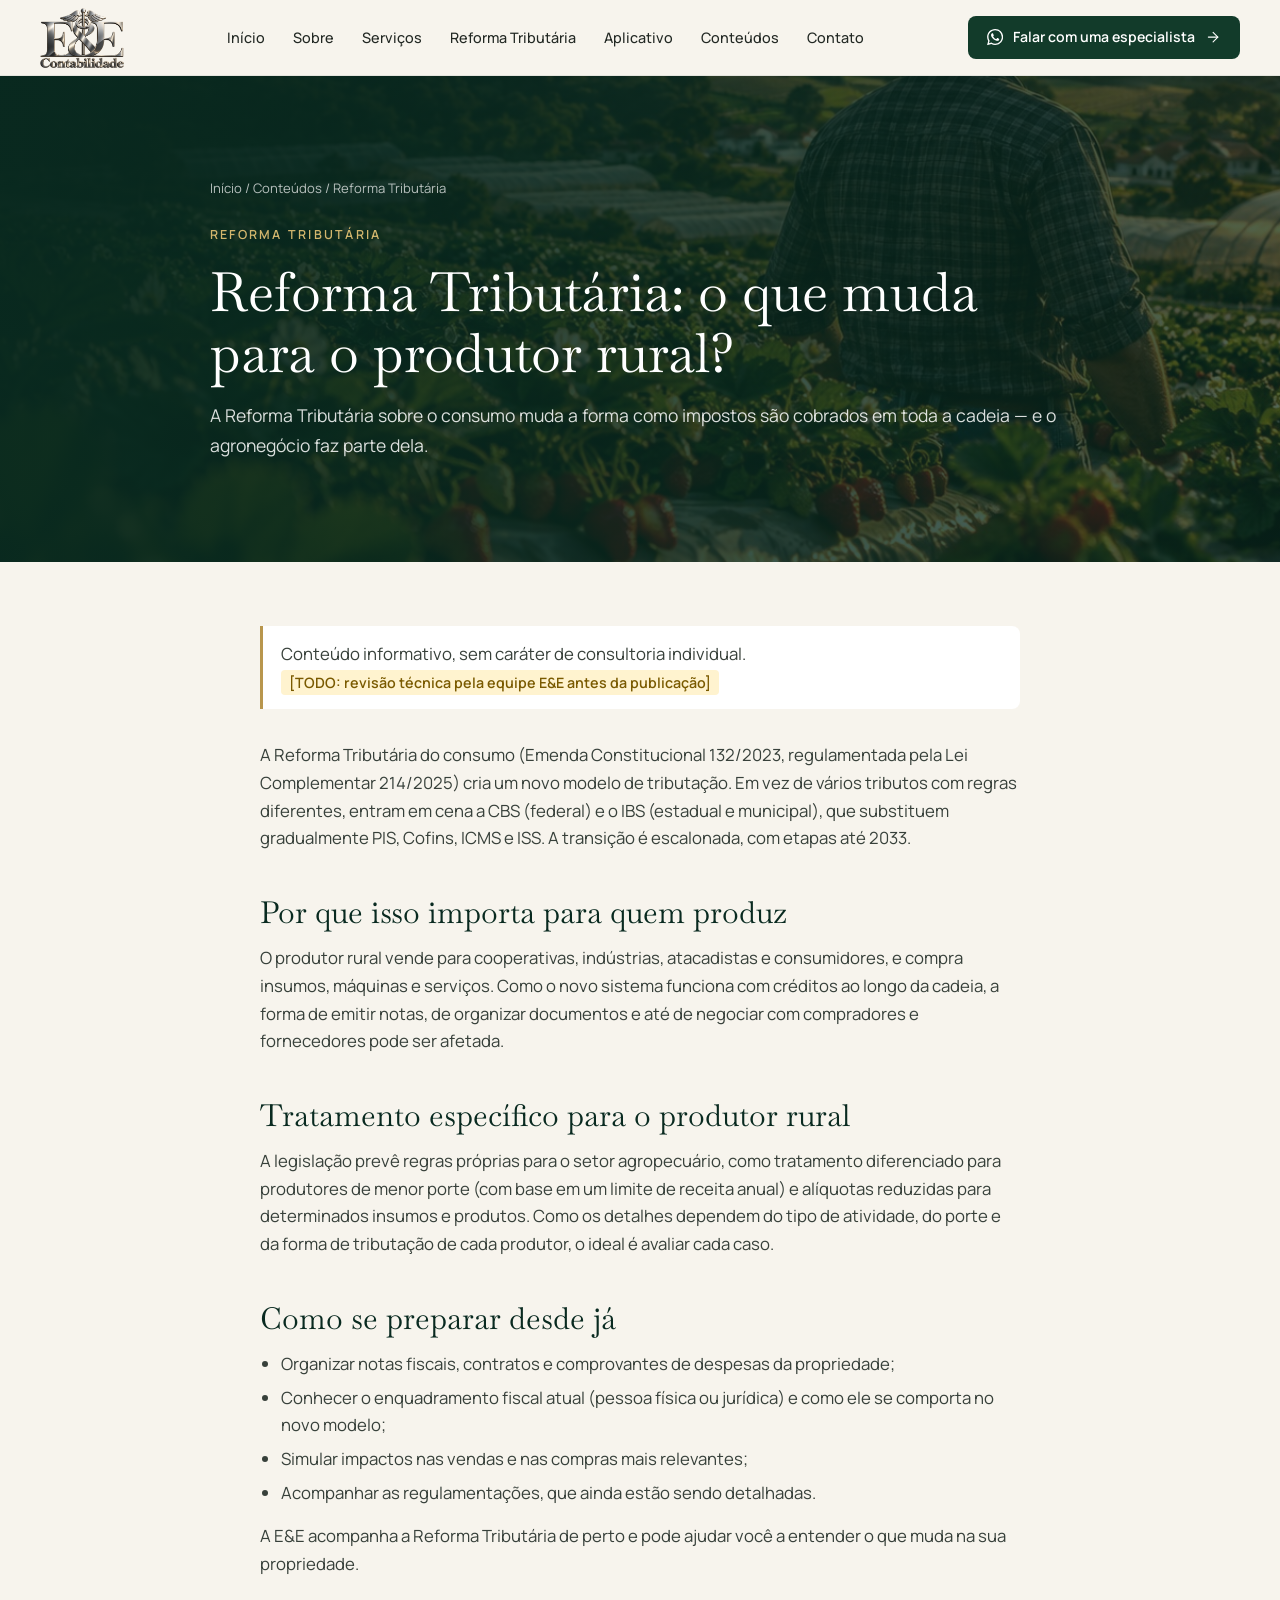
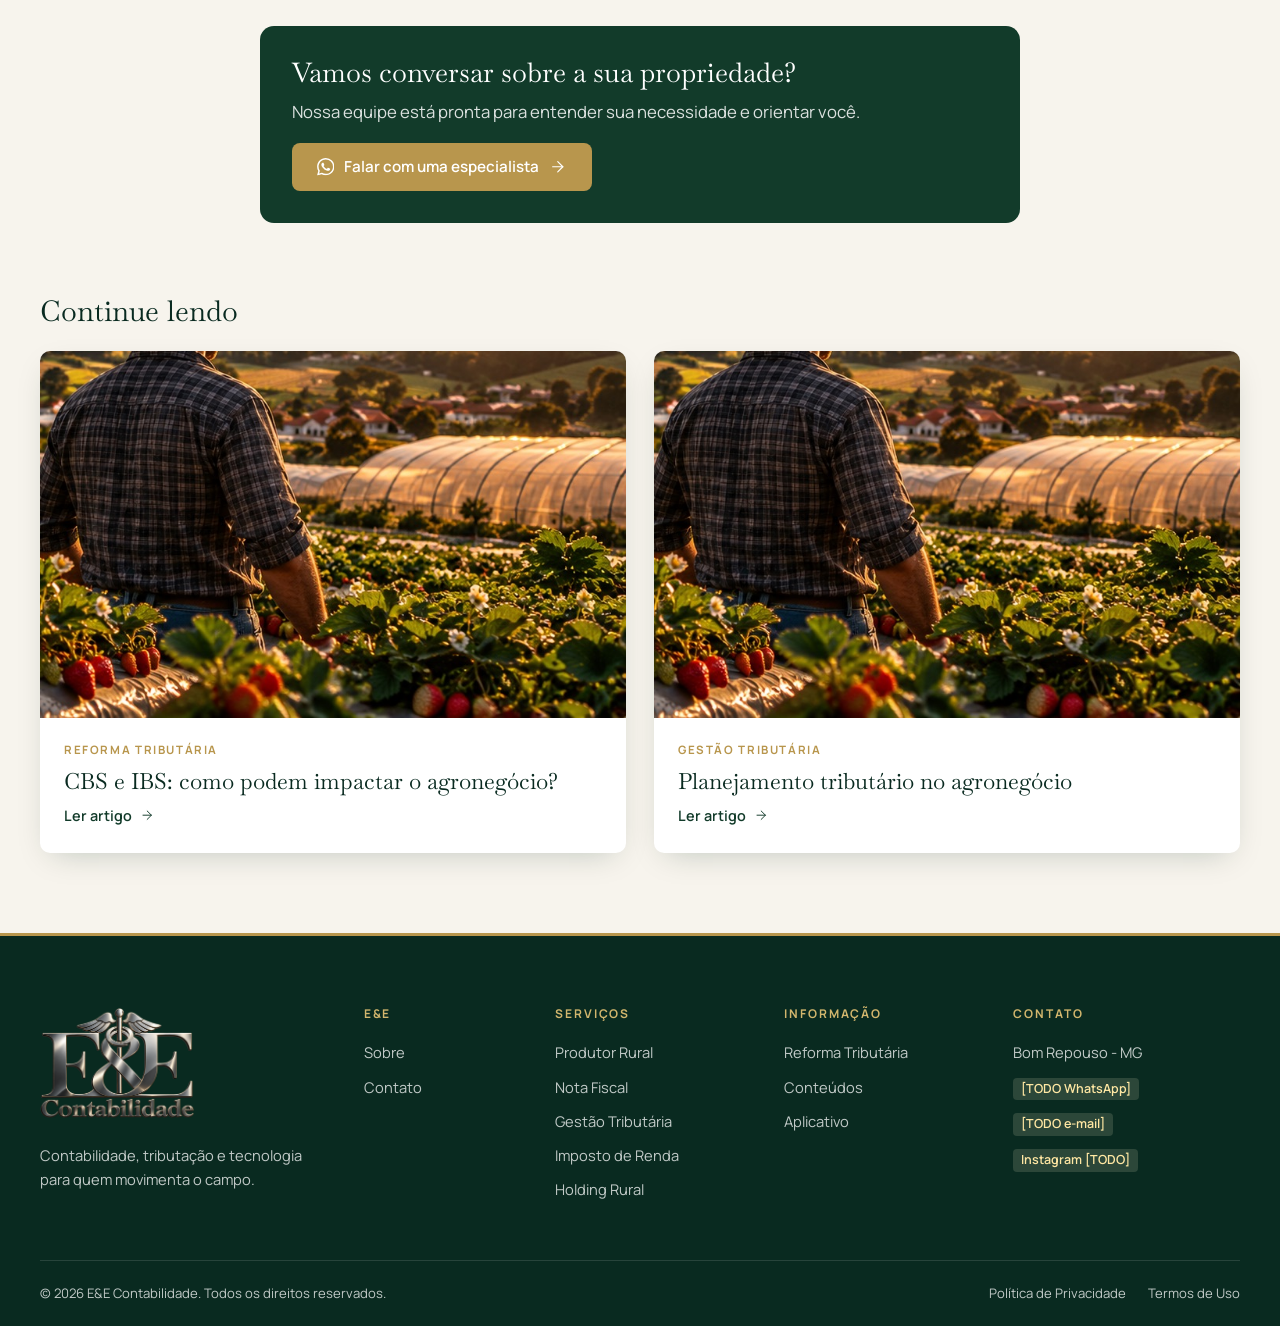
<file: conteudos/reforma-tributaria-produtor-rural.html>
<!doctype html>
<html lang="pt-BR" class="no-js">
<head>
<meta charset="utf-8">
<meta name="viewport" content="width=device-width, initial-scale=1">
<title>Reforma Tributária e produtor rural: o que muda | E&amp;E Contabilidade</title>
<meta name="description" content="Entenda de forma clara como a Reforma Tributária pode afetar o produtor rural, o que muda com CBS e IBS e como se preparar com antecedência.">
<meta property="og:type" content="website">
<meta property="og:locale" content="pt_BR">
<meta property="og:title" content="Reforma Tributária e produtor rural: o que muda | E&amp;E Contabilidade">
<meta property="og:description" content="Entenda de forma clara como a Reforma Tributária pode afetar o produtor rural, o que muda com CBS e IBS e como se preparar com antecedência.">
<meta property="og:image" content="../imagens/web/hero.jpg">
<meta name="theme-color" content="#123b2a">
<link rel="preconnect" href="https://fonts.googleapis.com">
<link rel="preconnect" href="https://fonts.gstatic.com" crossorigin>
<link href="https://fonts.googleapis.com/css2?family=Baskervville:wght@400;500;600&family=Manrope:wght@400;500;600;700&display=swap" rel="stylesheet">
<link rel="stylesheet" href="../assets/css/style.css">
<script type="application/ld+json">{"@context":"https://schema.org","@type":"Article","headline":"Reforma Tributária: o que muda para o produtor rural?","description":"Entenda de forma clara como a Reforma Tributária pode afetar o produtor rural, o que muda com CBS e IBS e como se preparar com antecedência.","inLanguage":"pt-BR","author":{"@type":"Organization","name":"E&E Contabilidade"},"publisher":{"@type":"Organization","name":"E&E Contabilidade"}}</script>
</head>
<body>
<a class="skip-link" href="#conteudo-principal">Ir para o conteúdo</a>
<svg xmlns="http://www.w3.org/2000/svg" style="display:none" aria-hidden="true"><symbol id="i-arrow" viewBox="0 0 24 24"><path d="M5 12h14"/><path d="m12 5 7 7-7 7"/></symbol><symbol id="i-pin" viewBox="0 0 24 24"><path d="M20 10c0 6-8 12-8 12s-8-6-8-12a8 8 0 0 1 16 0Z"/><circle cx="12" cy="10" r="3"/></symbol><symbol id="i-shield" viewBox="0 0 24 24"><path d="M20 13c0 5-3.5 7.5-7.66 8.95a1 1 0 0 1-.67-.01C7.5 20.5 4 18 4 13V6a1 1 0 0 1 1-1c2 0 4.5-1.2 6.24-2.72a1.17 1.17 0 0 1 1.52 0C14.51 3.81 17 5 19 5a1 1 0 0 1 1 1z"/><path d="m9 12 2 2 4-4"/></symbol><symbol id="i-users" viewBox="0 0 24 24"><path d="M16 21v-2a4 4 0 0 0-4-4H6a4 4 0 0 0-4 4v2"/><circle cx="9" cy="7" r="4"/><path d="M22 21v-2a4 4 0 0 0-3-3.87"/><path d="M16 3.13a4 4 0 0 1 0 7.75"/></symbol><symbol id="i-sprout" viewBox="0 0 24 24"><path d="M7 20h10"/><path d="M10 20c5.5-2.5.8-6.4 3-10"/><path d="M9.5 9.4c1.1.8 1.8 2.2 2.3 3.7-2 .4-3.5.4-4.8-.3-1.2-.6-2.3-1.9-3-4.2 2.8-.5 4.4 0 5.5.8z"/><path d="M14.1 6a7 7 0 0 0-1.1 4c1.9-.1 3.3-.6 4.3-1.4 1-1 1.6-2.3 1.7-4.6-2.7.1-4 1-4.9 2z"/></symbol><symbol id="i-file" viewBox="0 0 24 24"><path d="M15 2H6a2 2 0 0 0-2 2v16a2 2 0 0 0 2 2h12a2 2 0 0 0 2-2V7Z"/><path d="M14 2v4a2 2 0 0 0 2 2h4"/><path d="M10 9H8"/><path d="M16 13H8"/><path d="M16 17H8"/></symbol><symbol id="i-filecheck" viewBox="0 0 24 24"><path d="M15 2H6a2 2 0 0 0-2 2v16a2 2 0 0 0 2 2h12a2 2 0 0 0 2-2V7Z"/><path d="M14 2v4a2 2 0 0 0 2 2h4"/><path d="m9 15 2 2 4-4"/></symbol><symbol id="i-chart" viewBox="0 0 24 24"><path d="M3 3v16a2 2 0 0 0 2 2h16"/><path d="M18 17V9"/><path d="M13 17V5"/><path d="M8 17v-3"/></symbol><symbol id="i-user" viewBox="0 0 24 24"><path d="M19 21v-2a4 4 0 0 0-4-4H9a4 4 0 0 0-4 4v2"/><circle cx="12" cy="7" r="4"/></symbol><symbol id="i-home" viewBox="0 0 24 24"><path d="M15 21v-8a1 1 0 0 0-1-1h-4a1 1 0 0 0-1 1v8"/><path d="M3 10a2 2 0 0 1 .709-1.528l7-5.999a2 2 0 0 1 2.582 0l7 5.999A2 2 0 0 1 21 10v9a2 2 0 0 1-2 2H5a2 2 0 0 1-2-2z"/></symbol><symbol id="i-lock" viewBox="0 0 24 24"><rect width="18" height="11" x="3" y="11" rx="2"/><path d="M7 11V7a5 5 0 0 1 10 0v4"/></symbol><symbol id="i-heart" viewBox="0 0 24 24"><path d="M19 14c1.49-1.46 3-3.21 3-5.5A5.5 5.5 0 0 0 16.5 3c-1.76 0-3 .5-4.5 2-1.5-1.5-2.74-2-4.5-2A5.5 5.5 0 0 0 2 8.5c0 2.3 1.5 4.05 3 5.5l7 7Z"/></symbol><symbol id="i-book" viewBox="0 0 24 24"><path d="M12 7v14"/><path d="M3 18a1 1 0 0 1-1-1V4a1 1 0 0 1 1-1h5a4 4 0 0 1 4 4 4 4 0 0 1 4-4h5a1 1 0 0 1 1 1v13a1 1 0 0 1-1 1h-6a3 3 0 0 0-3 3 3 3 0 0 0-3-3z"/></symbol><symbol id="i-mountain" viewBox="0 0 24 24"><path d="m8 3 4 8 5-5 5 15H2L8 3z"/></symbol><symbol id="i-trend" viewBox="0 0 24 24"><polyline points="22 7 13.5 15.5 8.5 10.5 2 17"/><polyline points="16 7 22 7 22 13"/></symbol><symbol id="i-phone-app" viewBox="0 0 24 24"><rect width="14" height="20" x="5" y="2" rx="2"/><path d="M12 18h.01"/></symbol><symbol id="i-folder" viewBox="0 0 24 24"><path d="M20 20a2 2 0 0 0 2-2V8a2 2 0 0 0-2-2h-7.9a2 2 0 0 1-1.69-.9L9.6 3.9A2 2 0 0 0 7.93 3H4a2 2 0 0 0-2 2v13a2 2 0 0 0 2 2Z"/></symbol><symbol id="i-headset" viewBox="0 0 24 24"><path d="M3 11h3a2 2 0 0 1 2 2v3a2 2 0 0 1-2 2H5a2 2 0 0 1-2-2v-5Zm0 0a9 9 0 1 1 18 0m0 0v5a2 2 0 0 1-2 2h-1a2 2 0 0 1-2-2v-3a2 2 0 0 1 2-2h3Z"/><path d="M21 16v2a4 4 0 0 1-4 4h-5"/></symbol><symbol id="i-compass" viewBox="0 0 24 24"><circle cx="12" cy="12" r="10"/><path d="m16.24 7.76-1.804 5.411a2 2 0 0 1-1.265 1.265L7.76 16.24l1.804-5.411a2 2 0 0 1 1.265-1.265z"/></symbol><symbol id="i-percent" viewBox="0 0 24 24"><line x1="19" x2="5" y1="5" y2="19"/><circle cx="6.5" cy="6.5" r="2.5"/><circle cx="17.5" cy="17.5" r="2.5"/></symbol><symbol id="i-clipboard" viewBox="0 0 24 24"><rect width="8" height="4" x="8" y="2" rx="1"/><path d="M16 4h2a2 2 0 0 1 2 2v14a2 2 0 0 1-2 2H6a2 2 0 0 1-2-2V6a2 2 0 0 1 2-2h2"/><path d="M12 11h4"/><path d="M12 16h4"/><path d="M8 11h.01"/><path d="M8 16h.01"/></symbol><symbol id="i-phone" viewBox="0 0 24 24"><path d="M22 16.92v3a2 2 0 0 1-2.18 2 19.79 19.79 0 0 1-8.63-3.07 19.5 19.5 0 0 1-6-6 19.79 19.79 0 0 1-3.07-8.67A2 2 0 0 1 4.11 2h3a2 2 0 0 1 2 1.72c.127.96.361 1.903.7 2.81a2 2 0 0 1-.45 2.11L8.09 9.91a16 16 0 0 0 6 6l1.27-1.27a2 2 0 0 1 2.11-.45c.907.339 1.85.573 2.81.7A2 2 0 0 1 22 16.92z"/></symbol><symbol id="i-mail" viewBox="0 0 24 24"><rect width="20" height="16" x="2" y="4" rx="2"/><path d="m22 7-8.97 5.7a1.94 1.94 0 0 1-2.06 0L2 7"/></symbol><symbol id="i-insta" viewBox="0 0 24 24"><rect width="20" height="20" x="2" y="2" rx="5" ry="5"/><path d="M16 11.37A4 4 0 1 1 12.63 8 4 4 0 0 1 16 11.37z"/><line x1="17.5" x2="17.51" y1="6.5" y2="6.5"/></symbol><symbol id="i-menu" viewBox="0 0 24 24"><path d="M4 6h16M4 12h16M4 18h16"/></symbol><symbol id="i-image" viewBox="0 0 24 24"><rect width="18" height="18" x="3" y="3" rx="2"/><circle cx="9" cy="9" r="2"/><path d="m21 15-3.09-3.09a2 2 0 0 0-2.82 0L6 21"/></symbol><symbol id="i-wa" viewBox="0 0 24 24"><path class="icon-fill" d="M17.472 14.382c-.297-.149-1.758-.867-2.03-.967-.273-.099-.471-.148-.67.15-.197.297-.767.966-.94 1.164-.173.199-.347.223-.644.075-.297-.15-1.255-.463-2.39-1.475-.883-.788-1.48-1.761-1.653-2.059-.173-.297-.018-.458.13-.606.134-.133.298-.347.446-.52.149-.174.198-.298.298-.497.099-.198.05-.371-.025-.52-.075-.149-.669-1.612-.916-2.207-.242-.579-.487-.5-.669-.51-.173-.008-.371-.01-.57-.01-.198 0-.52.074-.792.372-.272.297-1.04 1.016-1.04 2.479 0 1.462 1.065 2.875 1.213 3.074.149.198 2.096 3.2 5.077 4.487.709.306 1.262.489 1.694.625.712.227 1.36.195 1.871.118.571-.085 1.758-.719 2.006-1.413.248-.694.248-1.289.173-1.413-.074-.124-.272-.198-.57-.347m-5.421 7.403h-.004a9.87 9.87 0 01-5.031-1.378l-.361-.214-3.741.982.998-3.648-.235-.374a9.86 9.86 0 01-1.51-5.26c.001-5.45 4.436-9.884 9.888-9.884 2.64 0 5.122 1.03 6.988 2.898a9.825 9.825 0 012.893 6.994c-.003 5.45-4.437 9.884-9.885 9.884m8.413-18.297A11.815 11.815 0 0012.05 0C5.495 0 .16 5.335.157 11.892c0 2.096.547 4.142 1.588 5.945L.057 24l6.305-1.654a11.882 11.882 0 005.683 1.448h.005c6.554 0 11.89-5.335 11.893-11.893a11.821 11.821 0 00-3.48-8.413z"/></symbol></svg>
<header class="site-header">
  <div class="container header-inner">
    <a class="logo" href="../index.html" aria-label="E&E Contabilidade — início"><img src="../imagens/web/logo.png" alt="E&E Contabilidade" width="640" height="457"></a>
    <nav class="main-nav" id="menu" aria-label="Principal"><ul><li><a href="../index.html#inicio">Início</a></li><li><a href="../index.html#sobre">Sobre</a></li><li><a href="../index.html#servicos">Serviços</a></li><li><a href="../index.html#reforma">Reforma Tributária</a></li><li><a href="../index.html#aplicativo">Aplicativo</a></li><li><a href="../index.html#conteudos">Conteúdos</a></li><li><a href="../index.html#contato">Contato</a></li></ul></nav>
    <a class="btn btn-verde header-cta" data-wa href="../index.html#contato"><svg class="icon icon-fill" aria-hidden="true"><use href="#i-wa"/></svg> Falar com uma especialista <svg class="icon " aria-hidden="true"><use href="#i-arrow"/></svg></a>
    <button class="nav-toggle" aria-expanded="false" aria-controls="menu" aria-label="Abrir menu"><svg class="icon " aria-hidden="true"><use href="#i-menu"/></svg></button>
  </div>
</header>
<main id="conteudo-principal">
<section class="page-hero">
  <img src="../imagens/web/reforma-bg.jpg" alt="" width="1200" height="600">
  <div class="container">
    <nav class="breadcrumb" aria-label="Você está em"><a href="../index.html">Início</a> / <a href="../index.html#conteudos">Conteúdos</a> / Reforma Tributária</nav>
    <span class="eyebrow dourado">Reforma Tributária</span>
    <h1>Reforma Tributária: o que muda para o produtor rural?</h1>
    <p class="lead">A Reforma Tributária sobre o consumo muda a forma como impostos são cobrados em toda a cadeia — e o agronegócio faz parte dela.</p>
  </div>
</section>
<article class="artigo">
  <div class="container">
    <p class="aviso">Conteúdo informativo, sem caráter de consultoria individual. <span class="todo">[TODO: revisão técnica pela equipe E&amp;E antes da publicação]</span></p>
    <p>A Reforma Tributária do consumo (Emenda Constitucional 132/2023, regulamentada pela Lei Complementar 214/2025) cria um novo modelo de tributação. Em vez de vários tributos com regras diferentes, entram em cena a CBS (federal) e o IBS (estadual e municipal), que substituem gradualmente PIS, Cofins, ICMS e ISS. A transição é escalonada, com etapas até 2033.</p>
<h2>Por que isso importa para quem produz</h2>
<p>O produtor rural vende para cooperativas, indústrias, atacadistas e consumidores, e compra insumos, máquinas e serviços. Como o novo sistema funciona com créditos ao longo da cadeia, a forma de emitir notas, de organizar documentos e até de negociar com compradores e fornecedores pode ser afetada.</p>
<h2>Tratamento específico para o produtor rural</h2>
<p>A legislação prevê regras próprias para o setor agropecuário, como tratamento diferenciado para produtores de menor porte (com base em um limite de receita anual) e alíquotas reduzidas para determinados insumos e produtos. Como os detalhes dependem do tipo de atividade, do porte e da forma de tributação de cada produtor, o ideal é avaliar cada caso.</p>
<h2>Como se preparar desde já</h2>
<ul><li>Organizar notas fiscais, contratos e comprovantes de despesas da propriedade;</li><li>Conhecer o enquadramento fiscal atual (pessoa física ou jurídica) e como ele se comporta no novo modelo;</li><li>Simular impactos nas vendas e nas compras mais relevantes;</li><li>Acompanhar as regulamentações, que ainda estão sendo detalhadas.</li></ul>
<p>A E&E acompanha a Reforma Tributária de perto e pode ajudar você a entender o que muda na sua propriedade.</p>

    <div class="artigo-cta">
      <h2>Vamos conversar sobre a sua propriedade?</h2>
      <p>Nossa equipe está pronta para entender sua necessidade e orientar você.</p>
      <a class="btn btn-dourado" data-wa href="../index.html#contato"><svg class="icon icon-fill" aria-hidden="true"><use href="#i-wa"/></svg> Falar com uma especialista <svg class="icon " aria-hidden="true"><use href="#i-arrow"/></svg></a>
    </div>
  </div>
</article>
<section class="relacionados">
  <div class="container">
    <h2>Continue lendo</h2>
    <div class="grid-artigos" style="grid-template-columns:repeat(auto-fit,minmax(280px,1fr))"><a class="card-art reveal" href="../conteudos/cbs-ibs-agronegocio.html">
  <figure><img src="../imagens/web/svc-gestao.jpg" alt="" loading="lazy" width="900" height="560"></figure>
  <div class="body"><span class="cat">Reforma Tributária</span><h3>CBS e IBS: como podem impactar o agronegócio?</h3><span class="ler">Ler artigo <svg class="icon " aria-hidden="true"><use href="#i-arrow"/></svg></span></div>
</a><a class="card-art reveal" href="../conteudos/planejamento-tributario-agronegocio.html">
  <figure><img src="../imagens/web/svc-gestao.jpg" alt="" loading="lazy" width="900" height="560"></figure>
  <div class="body"><span class="cat">Gestão Tributária</span><h3>Planejamento tributário no agronegócio</h3><span class="ler">Ler artigo <svg class="icon " aria-hidden="true"><use href="#i-arrow"/></svg></span></div>
</a></div>
  </div>
</section>
</main>
<footer class="site-footer">
  <div class="container">
    <div class="footer-grid">
      <div class="footer-brand"><a class="logo logo-claro" href="../index.html" aria-label="E&E Contabilidade — início"><img src="../imagens/web/logo.png" alt="E&E Contabilidade" width="640" height="457"></a><p>Contabilidade, tributação e tecnologia para quem movimenta o campo.</p></div>
      <div><h4>E&amp;E</h4><ul><li><a href="../index.html#sobre">Sobre</a></li><li><a href="../index.html#contato">Contato</a></li></ul></div>
      <div><h4>Serviços</h4><ul>
        <li><a href="../index.html#servicos">Produtor Rural</a></li><li><a href="../index.html#servicos">Nota Fiscal</a></li>
        <li><a href="../index.html#servicos">Gestão Tributária</a></li><li><a href="../index.html#servicos">Imposto de Renda</a></li>
        <li><a href="../index.html#servicos">Holding Rural</a></li></ul></div>
      <div><h4>Informação</h4><ul><li><a href="../index.html#reforma">Reforma Tributária</a></li><li><a href="../index.html#conteudos">Conteúdos</a></li><li><a href="../index.html#aplicativo">Aplicativo</a></li></ul></div>
      <div><h4>Contato</h4><ul>
        <li>Bom Repouso - MG</li>
        <li><span class="todo" data-contact="whatsapp">[TODO WhatsApp]</span></li>
        <li><span class="todo" data-contact="email">[TODO e-mail]</span></li>
        <li><span class="todo" data-contact="instagram">Instagram [TODO]</span></li></ul></div>
    </div>
    <div class="footer-bottom">
      <span>© <span id="ano">2026</span> E&E Contabilidade. Todos os direitos reservados.</span>
      <nav aria-label="Legal"><a href="../privacidade.html">Política de Privacidade</a><a href="../termos.html">Termos de Uso</a></nav>
    </div>
  </div>
</footer>
<a class="wa-float" data-wa href="../index.html#contato" aria-label="Falar pelo WhatsApp"><svg class="icon icon-fill" aria-hidden="true"><use href="#i-wa"/></svg></a>
<script src="../assets/js/site.js"></script>
<script>document.getElementById("ano").textContent = new Date().getFullYear();</script>
</body>
</html>
</file>
<file: assets/css/style.css>
/* E&E Contabilidade — estilos globais
   Paleta e tipografia conforme o briefing. */

:root {
  --verde-floresta: #123b2a;
  --verde-profundo: #092a20;
  --verde-sec: #315b47;
  --dourado: #b8964d;
  --dourado-claro: #d2b66d;
  --offwhite: #f7f4ed;
  --cinza-quente: #eae6dd;
  --grafite: #222823;
  --branco: #fff;

  --serif: "Baskervville", "Baskerville Old Face", Baskerville, Georgia, serif;
  --sans: "Manrope", "Inter", system-ui, -apple-system, sans-serif;

  --header-h: 76px;
  --container: 1200px;
  --radius: 10px;
  --shadow: 0 10px 30px -12px rgba(9, 42, 32, 0.25);
}

*, *::before, *::after { box-sizing: border-box; }
html { scroll-behavior: smooth; scroll-padding-top: calc(var(--header-h) + 8px); }
body {
  margin: 0;
  font-family: var(--sans);
  font-size: 16px;
  line-height: 1.65;
  color: var(--grafite);
  background: var(--offwhite);
  -webkit-font-smoothing: antialiased;
}
img { max-width: 100%; display: block; }
a { color: inherit; }
h1, h2, h3, h4 { font-family: var(--serif); font-weight: 400; line-height: 1.12; margin: 0; }
p { margin: 0 0 1em; }
ul { margin: 0; padding: 0; list-style: none; }
:focus-visible { outline: 2px solid var(--dourado); outline-offset: 3px; }

.container { width: min(var(--container), 100% - 48px); margin-inline: auto; }
.sr-only { position: absolute; width: 1px; height: 1px; overflow: hidden; clip: rect(0 0 0 0); white-space: nowrap; }
.skip-link { position: absolute; left: -999px; top: 8px; background: var(--verde-floresta); color: #fff; padding: 8px 14px; border-radius: 6px; z-index: 200; }
.skip-link:focus { left: 8px; }

.icon { width: 1.25em; height: 1.25em; fill: none; stroke: currentColor; stroke-width: 1.6; stroke-linecap: round; stroke-linejoin: round; flex: none; }
.icon-fill { fill: currentColor; stroke: none; }

.eyebrow {
  display: inline-block;
  font-size: 0.78rem;
  font-weight: 600;
  letter-spacing: 0.18em;
  text-transform: uppercase;
  color: var(--dourado);
  margin-bottom: 16px;
}
.section { padding: clamp(64px, 9vw, 120px) 0; }
.section-title { font-size: clamp(2rem, 4.2vw, 3.2rem); color: var(--verde-profundo); }
.dourado { color: var(--dourado-claro); }

/* ---------- Botões ---------- */
.btn {
  display: inline-flex; align-items: center; justify-content: center; gap: 10px;
  padding: 14px 24px; border-radius: 8px; border: 1.5px solid transparent;
  font: 600 0.95rem/1.2 var(--sans); text-decoration: none; cursor: pointer;
  transition: transform .2s, background .2s, color .2s, border-color .2s, box-shadow .2s;
}
.btn:hover { transform: translateY(-2px); }
.btn .icon { width: 1.15em; height: 1.15em; }
.btn-verde { background: var(--verde-floresta); color: #fff; }
.btn-verde:hover { background: var(--verde-profundo); box-shadow: var(--shadow); }
.btn-dourado { background: var(--dourado); color: #fff; }
.btn-dourado:hover { background: #a3843f; box-shadow: 0 10px 30px -12px rgba(0,0,0,.5); }
.btn-outline-claro { border-color: rgba(255,255,255,.55); color: #fff; background: rgba(255,255,255,.04); }
.btn-outline-claro:hover { background: rgba(255,255,255,.14); border-color: #fff; }
.btn-outline { border-color: var(--verde-floresta); color: var(--verde-floresta); }
.btn-outline:hover { background: var(--verde-floresta); color: #fff; }
.link-seta { display: inline-flex; align-items: center; gap: 8px; font-weight: 600; color: var(--verde-floresta); text-decoration: none; border-bottom: 1.5px solid var(--dourado); padding-bottom: 2px; }
.link-seta:hover .icon { transform: translateX(4px); }
.link-seta .icon { width: 1em; height: 1em; transition: transform .2s; }

/* ---------- Header ---------- */
.site-header {
  position: sticky; top: 0; z-index: 100; height: var(--header-h);
  background: rgba(247, 244, 237, 0.94); backdrop-filter: blur(10px);
  border-bottom: 1px solid rgba(18, 59, 42, 0.08);
}
.header-inner { height: 100%; display: flex; align-items: center; justify-content: space-between; gap: 24px; }
.logo { display: inline-flex; flex-direction: column; text-decoration: none; line-height: 1; color: var(--verde-profundo); }
.logo strong { font: 400 2rem/1 var(--serif); letter-spacing: 0.02em; }
.logo strong i { font-style: normal; color: var(--dourado); }
.logo span { font-family: var(--serif); font-size: 0.8rem; letter-spacing: 0.08em; margin-top: 2px; }
.logo img { height: 60px; width: auto; display: block; }
.logo-claro img { height: 110px; }
.main-nav ul { display: flex; gap: 28px; }
.main-nav a { text-decoration: none; font-size: 0.9rem; font-weight: 500; padding: 6px 0; border-bottom: 2px solid transparent; transition: border-color .2s, color .2s; }
.main-nav a:hover, .main-nav a.ativo { border-color: var(--dourado); color: var(--verde-floresta); }
.header-cta { padding: 12px 18px; font-size: 0.88rem; }
.nav-toggle { display: none; background: none; border: 0; padding: 8px; color: var(--verde-profundo); cursor: pointer; }
.nav-toggle .icon { width: 28px; height: 28px; }

/* ---------- Hero ---------- */
.hero {
  position: relative; min-height: clamp(560px, 82vh, 820px); display: flex; align-items: center;
  color: #fff; overflow: hidden; background: var(--verde-profundo);
}
.hero-img { position: absolute; inset: 0; width: 100%; height: 100%; object-fit: cover; object-position: 70% center; }
.hero::before {
  content: ""; position: absolute; inset: 0; z-index: 1;
  background: linear-gradient(90deg, rgba(9,42,32,.95) 0%, rgba(9,42,32,.82) 32%, rgba(9,42,32,.35) 62%, rgba(9,42,32,0) 85%),
              linear-gradient(0deg, rgba(9,42,32,.55) 0%, rgba(9,42,32,0) 30%);
}
.hero .container { position: relative; z-index: 2; padding: 56px 0 96px; }
.hero-content { max-width: 620px; }
.selo {
  display: inline-block; padding: 8px 16px; border: 1px solid rgba(210,182,109,.6); border-radius: 999px;
  font-size: 0.7rem; letter-spacing: .14em; font-weight: 600; color: var(--dourado-claro); margin-bottom: 28px;
  background: rgba(9,42,32,.5);
}
.hero h1 { font-size: clamp(2.8rem, 7vw, 5.2rem); margin-bottom: 24px; }
.hero .sub { font-size: clamp(1.05rem, 1.6vw, 1.3rem); font-weight: 500; max-width: 520px; margin-bottom: 12px; }
.hero .compl { color: rgba(255,255,255,.8); max-width: 520px; margin-bottom: 32px; }
.hero .btn-verde { background: var(--verde-sec); }
.hero .btn-verde:hover { background: #3d6d56; }
.hero-btns { display: flex; flex-wrap: wrap; gap: 14px; }
.hero-card {
  position: absolute; z-index: 2; right: max(24px, calc((100% - var(--container)) / 2)); bottom: 40px;
  display: flex; gap: 14px; align-items: flex-start; max-width: 300px; padding: 18px 20px;
  background: rgba(9,42,32,.72); backdrop-filter: blur(8px); border: 1px solid rgba(210,182,109,.35); border-radius: var(--radius);
}
.hero-card .icon { color: var(--dourado-claro); width: 26px; height: 26px; margin-top: 2px; }
.hero-card strong { display: block; font-family: var(--serif); font-weight: 400; font-size: 1.1rem; }
.hero-card span { font-size: 0.85rem; color: rgba(255,255,255,.8); line-height: 1.45; display: block; }

/* ---------- Diferenciais ---------- */
.diferenciais { background: var(--cinza-quente); border-block: 1px solid rgba(184,150,77,.25); }
.dif-grid { display: grid; grid-template-columns: repeat(5, 1fr); }
.dif-item { display: flex; align-items: center; gap: 14px; padding: 26px 20px; font-size: 0.88rem; font-weight: 500; line-height: 1.35; color: var(--verde-profundo); }
.dif-item + .dif-item { border-left: 1px solid rgba(34,40,35,.14); }
.dif-item .icon { width: 34px; height: 34px; color: var(--dourado); stroke-width: 1.4; }

/* ---------- Serviços ---------- */
.servicos-head { margin-bottom: 48px; }
.grid-servicos { display: grid; grid-template-columns: repeat(3, 1fr); gap: 24px; }
.card-svc {
  position: relative; background: #fff; border-radius: var(--radius); overflow: hidden; box-shadow: var(--shadow);
  display: flex; flex-direction: column; transition: transform .3s, box-shadow .3s;
}
.card-svc:hover { transform: translateY(-6px); box-shadow: 0 24px 40px -18px rgba(9,42,32,.35); }
.card-svc figure { margin: 0; aspect-ratio: 16 / 9; overflow: hidden; }
.card-svc figure img { width: 100%; height: 100%; object-fit: cover; transition: transform .6s; }
.card-svc:hover figure img { transform: scale(1.05); }
.card-svc .body { padding: 34px 26px 26px; display: flex; flex-direction: column; gap: 10px; flex: 1; }
.card-svc .ico {
  width: 48px; height: 48px; border-radius: 50%; background: var(--dourado); color: #fff;
  display: grid; place-items: center; margin: -58px 0 4px; border: 3px solid #fff; position: relative;
}
.card-svc h3 { font-size: 1.5rem; color: var(--verde-profundo); }
.card-svc p { color: #4a524c; font-size: 0.95rem; margin: 0; flex: 1; }
.card-svc .link-seta { align-self: flex-start; font-size: 0.9rem; margin-top: 8px; }

/* ---------- Reforma tributária ---------- */
.reforma { position: relative; color: #fff; overflow: hidden; background: var(--verde-profundo); }
.reforma-bg { position: absolute; inset: 0; width: 100%; height: 100%; object-fit: cover; }
.reforma::before { content: ""; position: absolute; inset: 0; z-index: 1; background: linear-gradient(90deg, rgba(9,42,32,.96) 0%, rgba(9,42,32,.85) 45%, rgba(9,42,32,.6) 100%); }
.reforma .container { position: relative; z-index: 2; display: grid; grid-template-columns: 1.1fr .9fr; gap: 56px; align-items: center; }
.reforma h2 { font-size: clamp(2.2rem, 4.6vw, 3.8rem); margin-bottom: 22px; }
.reforma p { color: rgba(255,255,255,.85); max-width: 540px; margin-bottom: 30px; }
.reforma-cards { display: grid; gap: 14px; }
.card-ref {
  display: flex; gap: 18px; padding: 20px 22px; background: rgba(9,42,32,.6); backdrop-filter: blur(8px);
  border: 1px solid rgba(210,182,109,.28); border-radius: var(--radius); transition: border-color .25s, transform .25s;
}
.card-ref:hover { border-color: var(--dourado-claro); transform: translateX(-4px); }
.card-ref .icon { width: 32px; height: 32px; color: var(--dourado-claro); margin-top: 2px; stroke-width: 1.4; }
.card-ref h3 { font-size: 1.25rem; margin-bottom: 4px; }
.card-ref p { margin: 0; font-size: 0.9rem; color: rgba(255,255,255,.75); }

/* ---------- Aplicativo ---------- */
.app { background: var(--offwhite); overflow: hidden; }
.app-grid { display: grid; grid-template-columns: 1fr 0.9fr 1fr; gap: 40px; align-items: center; }
.app h2 { font-size: clamp(2.2rem, 4.4vw, 3.4rem); color: var(--verde-profundo); margin-bottom: 20px; }
.app-text p { color: #4a524c; max-width: 420px; margin-bottom: 28px; }
.phone-wrap { display: grid; place-items: center; padding: 32px 0; }
.phone {
  position: relative; width: min(300px, 78vw); aspect-ratio: 9 / 19; border-radius: 42px; padding: 11px;
  background: #101512; box-shadow: 0 40px 70px -25px rgba(9,42,32,.6), inset 0 0 0 2px #2b332e;
  transform: rotate(6deg); transition: transform .5s;
}
.phone:hover { transform: rotate(2deg) translateY(-6px); }
.phone::before { content: ""; position: absolute; top: 18px; left: 50%; width: 84px; height: 22px; background: #101512; border-radius: 14px; transform: translateX(-50%); z-index: 3; }
.phone-screen { position: relative; width: 100%; height: 100%; border-radius: 32px; overflow: hidden; background: var(--cinza-quente); }
.phone-screen img { position: absolute; inset: 0; width: 100%; height: 100%; object-fit: cover; z-index: 2; }
.phone-placeholder {
  position: absolute; inset: 0; display: flex; flex-direction: column; align-items: center; justify-content: center; text-align: center; gap: 10px;
  padding: 30px 22px; margin: 10px; border: 2px dashed var(--dourado); border-radius: 24px; color: var(--verde-floresta);
  font-size: 0.78rem; font-weight: 600; letter-spacing: .06em; text-transform: uppercase;
}
.phone-placeholder .icon { width: 34px; height: 34px; color: var(--dourado); }
.phone-placeholder small { font-weight: 500; letter-spacing: 0; text-transform: none; color: #5a625c; font-size: 0.75rem; }
.benef-card { background: var(--cinza-quente); border-radius: var(--radius); padding: 10px 26px; }
.benef { display: flex; gap: 16px; align-items: center; padding: 18px 0; font-weight: 600; color: var(--verde-profundo); }
.benef + .benef { border-top: 1px solid rgba(34,40,35,.12); }
.benef .icon { width: 30px; height: 30px; color: var(--dourado); stroke-width: 1.4; }

/* ---------- Sobre ---------- */
.sobre { background: #fff; }
.sobre-grid { display: grid; grid-template-columns: 1fr 1fr; gap: clamp(32px, 5vw, 72px); align-items: stretch; }
.sobre-foto { position: relative; border-radius: var(--radius); overflow: hidden; min-height: 460px; box-shadow: var(--shadow); }
.sobre-foto img { position: absolute; inset: 0; width: 100%; height: 100%; object-fit: cover; object-position: 45% center; }
.tag-temp {
  position: absolute; left: 14px; bottom: 14px; z-index: 2; background: rgba(9,42,32,.85); color: var(--dourado-claro);
  font-size: 0.7rem; font-weight: 600; letter-spacing: .08em; text-transform: uppercase; padding: 6px 10px; border-radius: 6px;
}
.sobre-titulo { margin: 14px 0 44px; max-width: 760px; }
.sobre-txt h3 { font-size: 2rem; color: var(--verde-profundo); margin-bottom: 18px; }
.sobre-txt p { color: #4a524c; }
.pilares { display: grid; grid-template-columns: repeat(2, 1fr); gap: 20px; margin: 30px 0; }
.pilar { display: flex; gap: 14px; align-items: flex-start; }
.pilar .icon { width: 30px; height: 30px; color: var(--dourado); stroke-width: 1.4; margin-top: 3px; }
.pilar strong { display: block; font-family: var(--serif); font-weight: 400; font-size: 1.2rem; color: var(--verde-profundo); }
.pilar span { font-size: 0.87rem; color: #5a625c; line-height: 1.45; display: block; }
.mv { display: grid; grid-template-columns: 1fr 1fr; gap: 20px; }
.mv > div { background: var(--offwhite); border-left: 3px solid var(--dourado); border-radius: 0 var(--radius) var(--radius) 0; padding: 20px 22px; }
.mv h4 { font-size: 1.25rem; color: var(--verde-profundo); margin-bottom: 8px; }
.mv p { margin: 0; font-size: 0.92rem; color: #4a524c; }
.todo { display: inline-block; background: #fff3cf; color: #7a5a00; padding: 1px 8px; border-radius: 4px; font-size: 0.85em; font-weight: 600; }

/* ---------- Conteúdos ---------- */
.conteudos { background: var(--offwhite); }
.conteudos-head { margin-bottom: 48px; max-width: 760px; }
.grid-artigos { display: grid; grid-template-columns: repeat(3, 1fr); gap: 28px; }
.card-art { background: #fff; border-radius: var(--radius); overflow: hidden; box-shadow: var(--shadow); display: flex; flex-direction: column; text-decoration: none; transition: transform .3s; }
.card-art:hover { transform: translateY(-6px); }
.card-art figure { margin: 0; aspect-ratio: 16 / 10; overflow: hidden; }
.card-art img { width: 100%; height: 100%; object-fit: cover; transition: transform .6s; }
.card-art:hover img { transform: scale(1.05); }
.card-art .body { padding: 22px 24px 26px; display: flex; flex-direction: column; gap: 10px; flex: 1; }
.cat { font-size: 0.72rem; letter-spacing: .14em; text-transform: uppercase; font-weight: 700; color: var(--dourado); }
.card-art h3 { font-size: 1.4rem; color: var(--verde-profundo); flex: 1; }
.card-art .ler { font-weight: 600; font-size: 0.9rem; color: var(--verde-floresta); display: inline-flex; gap: 8px; align-items: center; }
.card-art .ler .icon { width: 1em; height: 1em; }

/* ---------- Contato ---------- */
.contato { position: relative; color: #fff; overflow: hidden; background: var(--verde-profundo); }
.contato-bg { position: absolute; inset: -20px; width: calc(100% + 40px); height: calc(100% + 40px); object-fit: cover; filter: blur(7px); }
.contato::before { content: ""; position: absolute; inset: 0; z-index: 1; background: linear-gradient(120deg, rgba(9,42,32,.94), rgba(34,40,35,.9)); }
.contato .container { position: relative; z-index: 2; display: grid; grid-template-columns: 1fr 1fr; gap: clamp(32px, 5vw, 72px); align-items: start; }
.contato h2 { font-size: clamp(2.2rem, 4.4vw, 3.4rem); margin-bottom: 18px; }
.contato .lead { color: rgba(255,255,255,.82); margin-bottom: 30px; }
.contato-cards { display: grid; gap: 12px; }
.c-card { display: flex; gap: 16px; align-items: center; padding: 16px 20px; background: rgba(255,255,255,.07); border: 1px solid rgba(210,182,109,.25); border-radius: var(--radius); text-decoration: none; }
.c-card .ico { width: 44px; height: 44px; border-radius: 50%; background: rgba(210,182,109,.15); color: var(--dourado-claro); display: grid; place-items: center; flex: none; }
.c-card small { display: block; font-size: 0.72rem; text-transform: uppercase; letter-spacing: .12em; color: var(--dourado-claro); font-weight: 600; }
.c-card span { font-weight: 500; }
.c-card .todo { background: rgba(255,243,207,.16); color: #ffe7a3; }
.form-card { background: var(--offwhite); color: var(--grafite); border-radius: 14px; padding: clamp(24px, 3.5vw, 40px); box-shadow: 0 30px 60px -25px rgba(0,0,0,.6); }
.form-card h3 { font-size: 1.7rem; color: var(--verde-profundo); margin-bottom: 20px; }
.field { display: flex; flex-direction: column; gap: 6px; margin-bottom: 16px; }
.field label { font-size: 0.82rem; font-weight: 600; color: var(--verde-profundo); }
.field input, .field select, .field textarea {
  font: inherit; padding: 13px 14px; border: 1px solid #cfcabd; border-radius: 8px; background: #fff; color: var(--grafite); width: 100%;
}
.field textarea { min-height: 110px; resize: vertical; }
.field input:focus, .field select:focus, .field textarea:focus { outline: 2px solid var(--dourado); border-color: var(--dourado); }
.form-row { display: grid; grid-template-columns: 1fr 1fr; gap: 16px; }
.check { display: flex; gap: 10px; align-items: flex-start; font-size: 0.82rem; color: #4a524c; margin-bottom: 20px; }
.check input { margin-top: 4px; accent-color: var(--verde-floresta); width: 16px; height: 16px; flex: none; }
.check a { color: var(--verde-floresta); }
.form-card .btn { width: 100%; }
.form-card .btn + .btn { margin-top: 12px; }
.form-status { margin-top: 14px; font-size: 0.9rem; padding: 12px 14px; border-radius: 8px; display: none; }
.form-status.show { display: block; background: #fff3cf; color: #6b4e00; }
.form-status.ok { background: #dff0e5; color: #14502f; }

/* ---------- CTA final ---------- */
.cta-final { position: relative; text-align: center; color: #fff; overflow: hidden; background: var(--verde-profundo); padding: clamp(80px, 11vw, 140px) 0; }
.cta-final img { position: absolute; inset: 0; width: 100%; height: 100%; object-fit: cover; }
.cta-final::before { content: ""; position: absolute; inset: 0; z-index: 1; background: rgba(9,42,32,.78); }
.cta-final .container { position: relative; z-index: 2; }
.cta-final h2 { font-size: clamp(2.2rem, 5vw, 4rem); margin-bottom: 18px; }
.cta-final p { color: rgba(255,255,255,.85); margin-bottom: 32px; font-size: 1.1rem; }

/* ---------- Footer ---------- */
.site-footer { background: var(--verde-profundo); color: rgba(255,255,255,.75); padding: 72px 0 0; font-size: 0.92rem; }
.footer-grid { display: grid; grid-template-columns: 1.5fr .8fr 1fr 1fr 1.2fr; gap: 40px; padding-bottom: 48px; }
.site-footer h4 { font: 700 0.75rem/1 var(--sans); letter-spacing: .16em; text-transform: uppercase; color: var(--dourado-claro); margin-bottom: 20px; }
.site-footer li { margin-bottom: 10px; }
.site-footer a { text-decoration: none; }
.site-footer a:hover { color: var(--dourado-claro); }
.footer-brand p { margin-top: 18px; max-width: 280px; }
.site-footer .todo { background: rgba(255,243,207,.14); color: #ffe7a3; }
.footer-bottom { border-top: 1px solid rgba(255,255,255,.12); padding: 22px 0; display: flex; flex-wrap: wrap; gap: 12px 28px; justify-content: space-between; font-size: 0.82rem; }
.footer-bottom nav { display: flex; gap: 22px; }

/* ---------- WhatsApp flutuante (mobile) ---------- */
.wa-float {
  display: none; position: fixed; right: 16px; bottom: 16px; z-index: 90; width: 58px; height: 58px; border-radius: 50%;
  background: #25d366; color: #fff; place-items: center; box-shadow: 0 10px 25px -8px rgba(0,0,0,.5);
}
.wa-float .icon { width: 30px; height: 30px; }

/* ---------- Páginas internas ---------- */
.page-hero { position: relative; color: #fff; background: var(--verde-profundo); overflow: hidden; padding: clamp(56px, 8vw, 110px) 0; }
.page-hero img { position: absolute; inset: 0; width: 100%; height: 100%; object-fit: cover; }
.page-hero::before { content: ""; position: absolute; inset: 0; z-index: 1; background: linear-gradient(90deg, rgba(9,42,32,.95), rgba(9,42,32,.7)); }
.page-hero .container { position: relative; z-index: 2; max-width: 860px; }
.page-hero h1 { font-size: clamp(2rem, 4.6vw, 3.4rem); }
.page-hero .lead { margin: 18px 0 0; color: rgba(255,255,255,.85); font-size: 1.1rem; }
.breadcrumb { font-size: 0.82rem; color: rgba(255,255,255,.7); margin-bottom: 20px; }
.breadcrumb a { text-decoration: none; }
.breadcrumb a:hover { color: var(--dourado-claro); }
.artigo { padding: 64px 0 40px; }
.artigo .container { max-width: 760px; }
.artigo h2 { font-size: 1.9rem; color: var(--verde-profundo); margin: 44px 0 14px; }
.artigo p, .artigo li { color: #37403a; font-size: 1.05rem; }
.artigo ul { list-style: disc; padding-left: 1.3em; margin-bottom: 1em; }
.artigo li { margin-bottom: 6px; }
.aviso { background: #fff; border-left: 3px solid var(--dourado); padding: 14px 18px; border-radius: 0 8px 8px 0; font-size: 0.9rem; color: #4a524c; margin-bottom: 32px; }
.artigo-cta { background: var(--verde-floresta); color: #fff; border-radius: 14px; padding: 32px; margin: 48px 0 8px; }
.artigo-cta h2 { color: #fff; margin: 0 0 10px; font-size: 1.7rem; }
.artigo-cta p { color: rgba(255,255,255,.85); }
.relacionados { padding: 24px 0 80px; }
.relacionados .container { max-width: var(--container); }
.relacionados h2 { font-size: 1.8rem; color: var(--verde-profundo); margin-bottom: 24px; }
.legal h2 { font-size: 1.5rem; }

/* ---------- Animação de entrada ---------- */
.reveal { opacity: 0; transform: translateY(24px); transition: opacity .8s ease, transform .8s ease; }
.reveal.in { opacity: 1; transform: none; }
.no-js .reveal { opacity: 1; transform: none; }
/* Equipe (galeria com fotos reais) */
.equipe { background: var(--offwhite); }
.equipe-head { margin-bottom: 36px; }
.galeria { display: grid; grid-template-columns: 1.7fr 1fr; grid-template-rows: 1fr 1fr; gap: 16px; height: clamp(380px, 46vw, 560px); }
.galeria figure { margin: 0; border-radius: var(--radius); overflow: hidden; box-shadow: var(--shadow); background: var(--cinza-quente); }
.galeria img { width: 100%; height: 100%; object-fit: cover; display: block; }
.galeria .g-main { grid-row: 1 / span 2; }
.galeria .g-b img { object-position: center 28%; }

/* Ajustes de estrutura e divisão entre seções */
.reforma-mais { margin-top: 22px; font-size: 0.95rem; color: rgba(255,255,255,.78); max-width: 460px; }
.reforma-mais a { color: var(--dourado-claro); text-decoration: underline; text-underline-offset: 3px; }
.mv-um { grid-template-columns: 1fr; }
.app, .equipe { border-top: 1px solid rgba(184,150,77,.22); }
.site-footer { border-top: 3px solid var(--dourado); }

/* Painéis de cor com ícone (no lugar das fotos de IA nos cards) */
.painel { --bg: var(--verde-floresta); --fg: var(--dourado-claro); --linha: rgba(210,182,109,.10);
  margin: 0; aspect-ratio: 16 / 9; position: relative; display: grid; place-items: center; overflow: hidden;
  background: var(--bg); color: var(--fg); border-bottom: 3px solid var(--dourado); }
.painel::before { content: ""; position: absolute; inset: 0;
  background: repeating-linear-gradient(115deg, transparent 0 26px, var(--linha) 26px 27px); }
.painel-ico { position: relative; z-index: 1; width: 88px; height: 88px; border-radius: 50%; border: 1.5px solid currentColor;
  display: grid; place-items: center; transition: transform .5s; }
.painel-ico .icon { width: 38px; height: 38px; }
.card-svc:hover .painel-ico, .card-art:hover .painel-ico { transform: scale(1.08); }
.tema-1 { --bg: var(--verde-floresta); --fg: var(--dourado-claro); --linha: rgba(210,182,109,.10); }
.tema-2 { --bg: var(--cinza-quente); --fg: var(--verde-floresta); --linha: rgba(18,59,42,.07); }
.tema-3 { --bg: var(--verde-sec); --fg: var(--offwhite); --linha: rgba(255,255,255,.08); }
.tema-4 { --bg: #ece3cb; --fg: var(--verde-floresta); --linha: rgba(18,59,42,.07); }
.tema-5 { --bg: var(--verde-profundo); --fg: var(--dourado-claro); --linha: rgba(210,182,109,.10); }
.tema-6 { --bg: #e4ebe4; --fg: var(--verde-floresta); --linha: rgba(18,59,42,.07); }
.card-svc .body { padding-top: 26px; }

@media (prefers-reduced-motion: reduce) {
  html { scroll-behavior: auto; }
  .reveal { opacity: 1; transform: none; transition: none; }
  * { transition-duration: .01ms !important; }
  .phone { transform: none; }
}

/* ---------- Tablet ---------- */
@media (max-width: 1080px) {
  .main-nav { position: fixed; inset: var(--header-h) 0 auto 0; background: var(--offwhite); border-bottom: 1px solid rgba(18,59,42,.12); padding: 12px 24px 24px; display: none; box-shadow: 0 20px 30px -20px rgba(0,0,0,.3); }
  .main-nav.open { display: block; }
  .main-nav ul { flex-direction: column; gap: 0; }
  .main-nav li a { display: block; padding: 14px 0; border-bottom: 1px solid rgba(18,59,42,.08); font-size: 1rem; }
  .nav-toggle { display: block; margin-left: auto; }
  .grid-servicos, .grid-artigos { grid-template-columns: repeat(2, 1fr); }
  .dif-grid { grid-template-columns: repeat(3, 1fr); }
  .dif-item:nth-child(4) { border-left: 0; }
  .dif-item:nth-child(n+4) { border-top: 1px solid rgba(34,40,35,.14); }
  .reforma .container, .contato .container, .sobre-grid { grid-template-columns: 1fr; }
  .app-grid { grid-template-columns: 1fr 1fr; }
  .app-grid .benef-card { grid-column: 1 / -1; }
  .footer-grid { grid-template-columns: 1fr 1fr; }
  .hero { flex-direction: column; justify-content: center; align-items: stretch; }
  .hero-card { position: relative; right: auto; bottom: auto; margin: 0 0 40px max(18px, calc((100% - var(--container)) / 2)); max-width: 340px; align-self: flex-start; }
  .hero .container { padding-bottom: 32px; width: min(var(--container), 100% - 36px); }
  .sobre-foto { min-height: 380px; }
}

/* ---------- Mobile ---------- */
@media (max-width: 720px) {
  .galeria { grid-template-columns: 1fr; grid-template-rows: none; height: auto; }
  .galeria .g-main { grid-row: auto; }
  .galeria figure { aspect-ratio: 4 / 3; }
  :root { --header-h: 68px; }
  .container { width: min(var(--container), 100% - 36px); }
  .header-cta { display: none; }
  .logo strong { font-size: 1.7rem; }
  .hero { min-height: 0; justify-content: flex-end; }
  .hero-card { margin-left: 18px; margin-right: 18px; }
  .hero-img { object-position: 78% center; }
  .hero::before { background: linear-gradient(0deg, rgba(9,42,32,.96) 0%, rgba(9,42,32,.88) 45%, rgba(9,42,32,.35) 100%); }
  .hero .container { padding-top: 72px; }
  .hero-btns .btn { width: 100%; }
  .grid-servicos, .grid-artigos, .form-row, .mv, .pilares { grid-template-columns: 1fr; }
  .dif-grid { grid-template-columns: 1fr 1fr; }
  .dif-item { padding: 18px 12px; border-left: 0 !important; border-top: 1px solid rgba(34,40,35,.14); }
  .dif-item:nth-child(-n+2) { border-top: 0; }
  .dif-item:last-child { grid-column: 1 / -1; }
  .app-grid { grid-template-columns: 1fr; }
  .footer-grid { grid-template-columns: 1fr; gap: 32px; }
  .wa-float { display: grid; }
  .footer-bottom { padding-bottom: 90px; }
  .phone { transform: rotate(4deg); }
}
</file>
